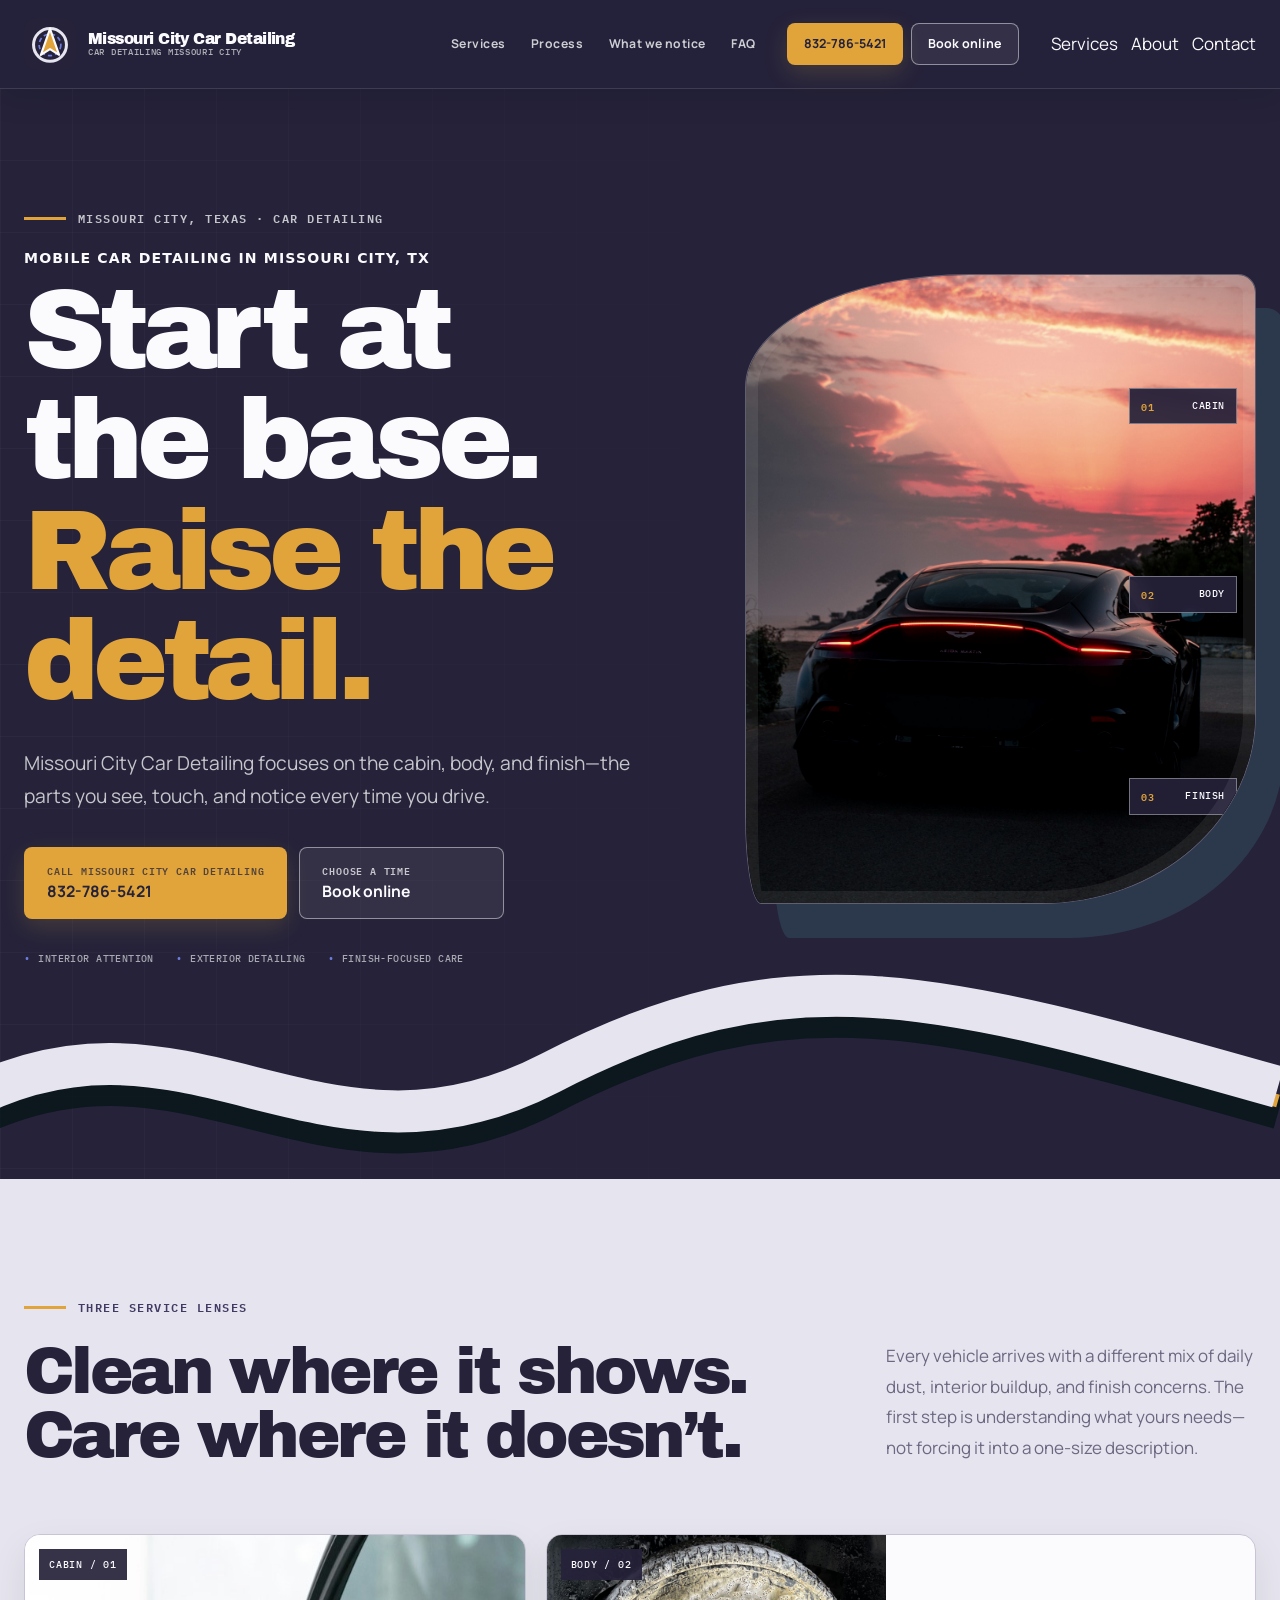
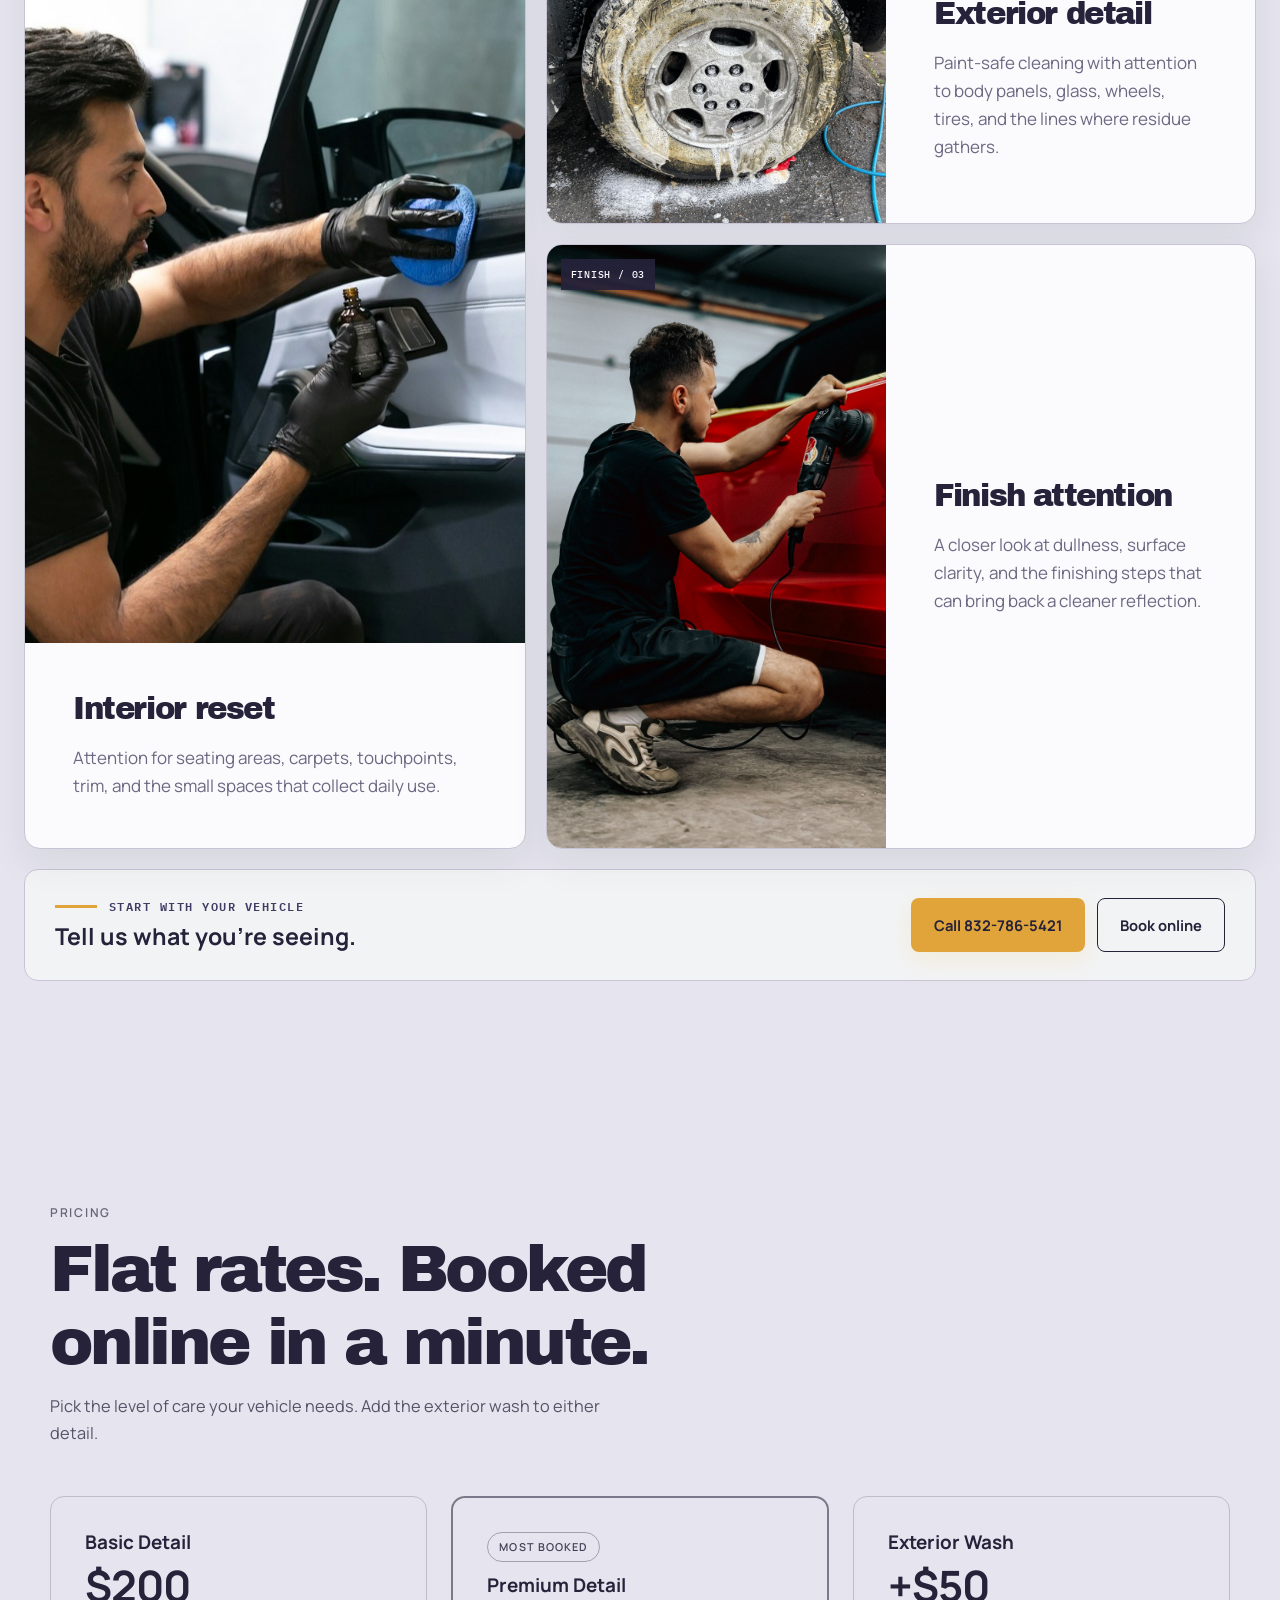
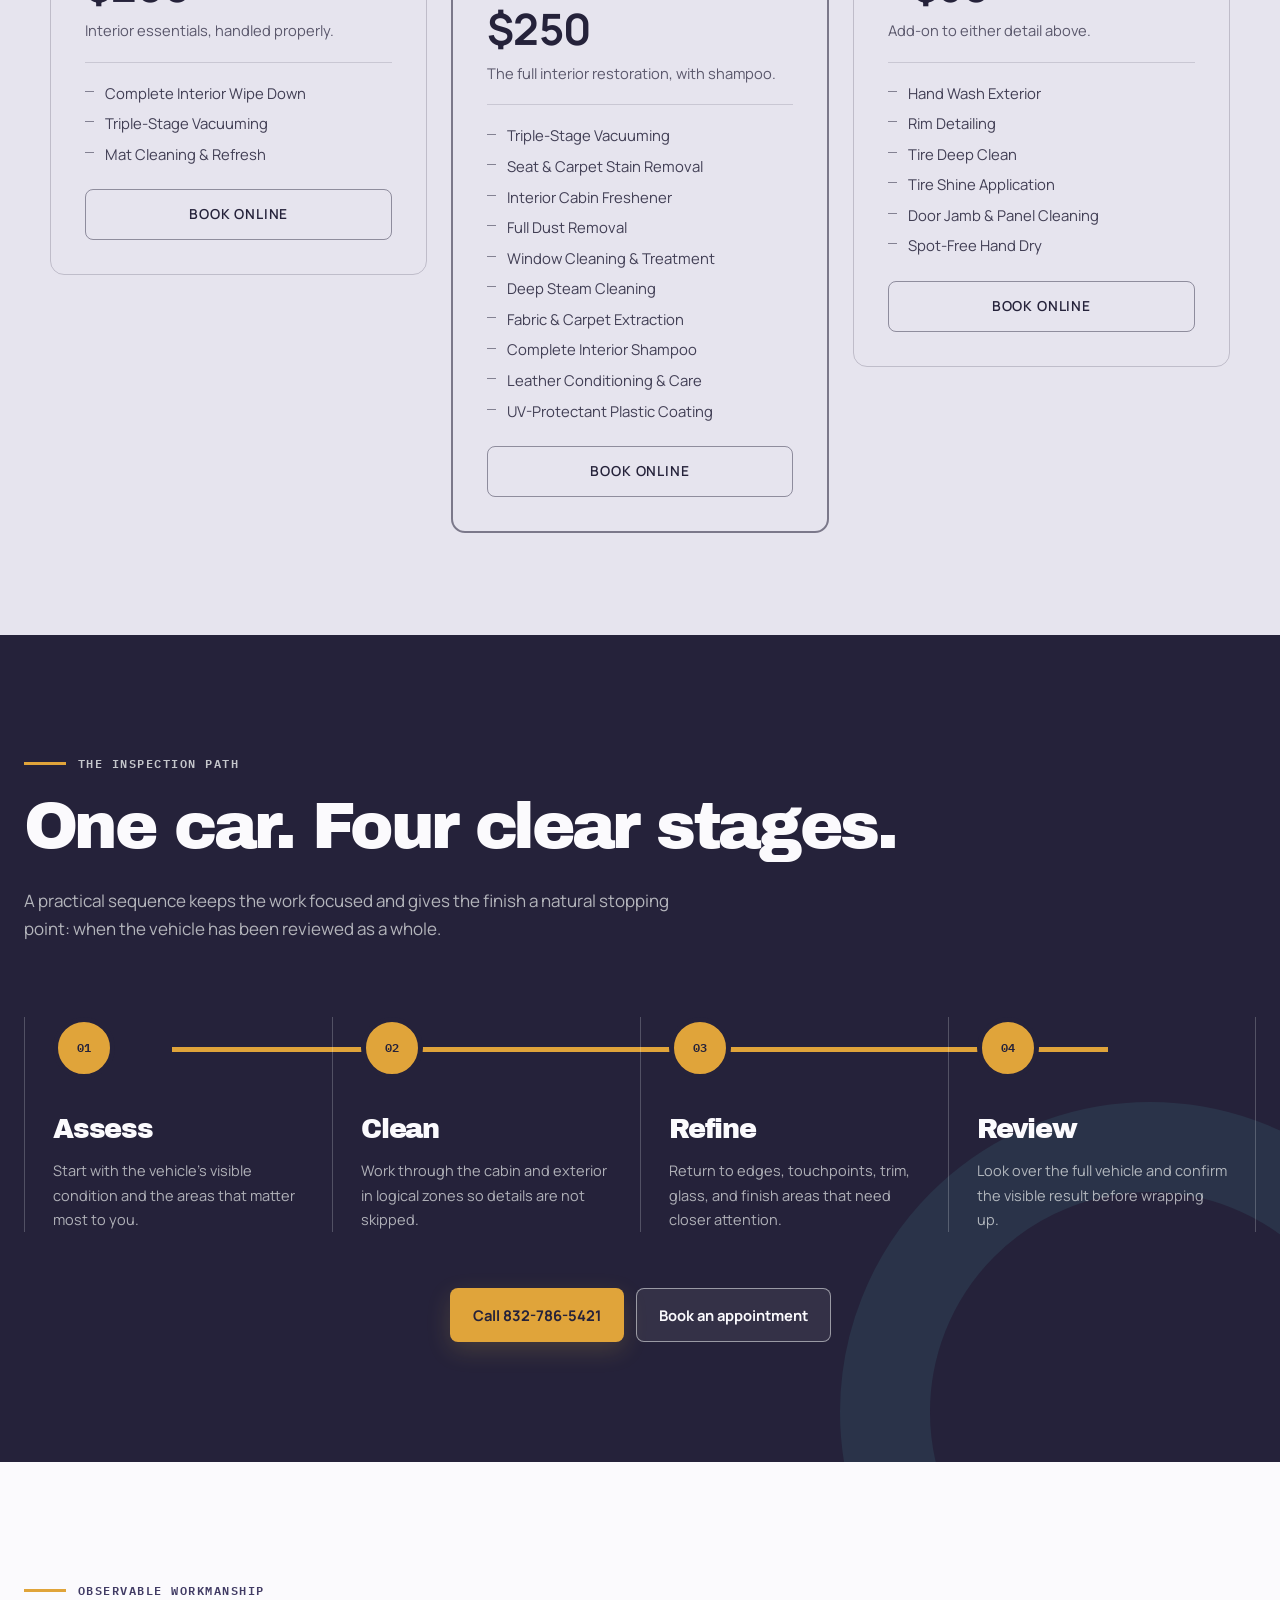
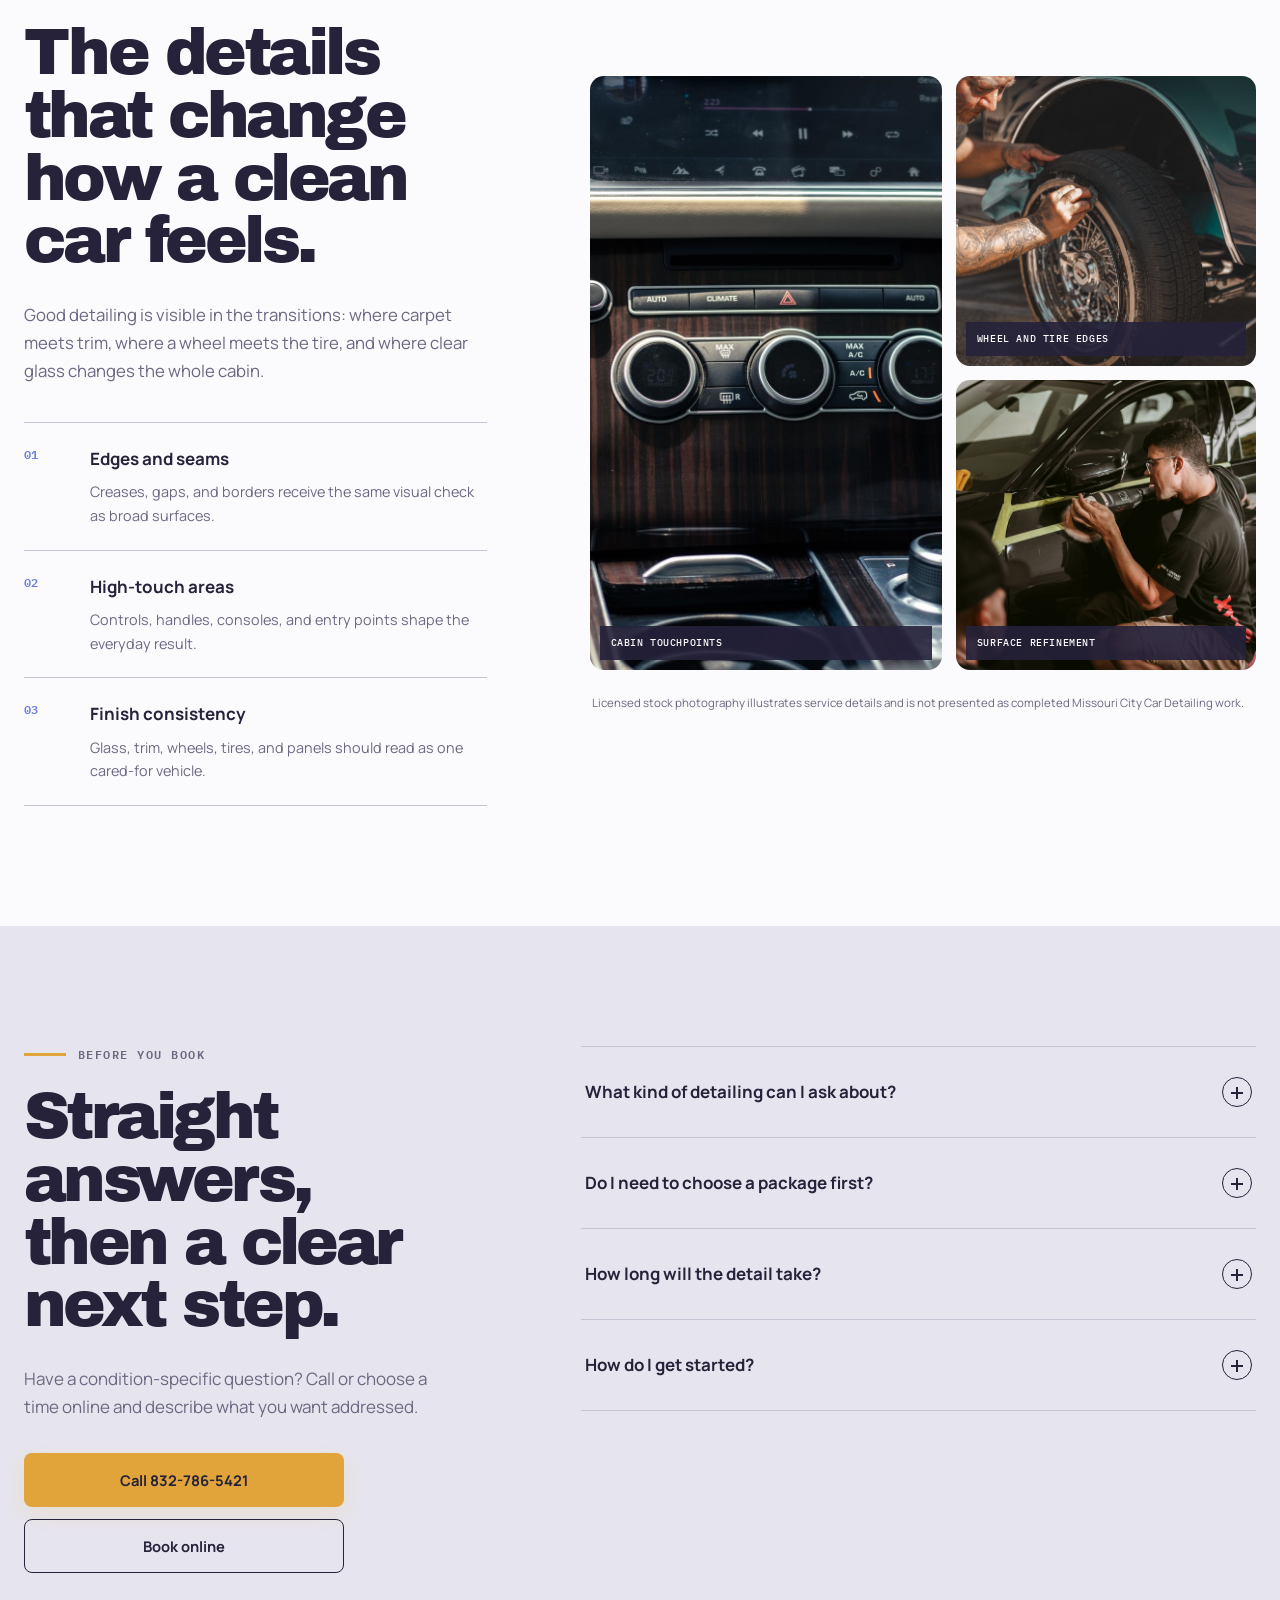
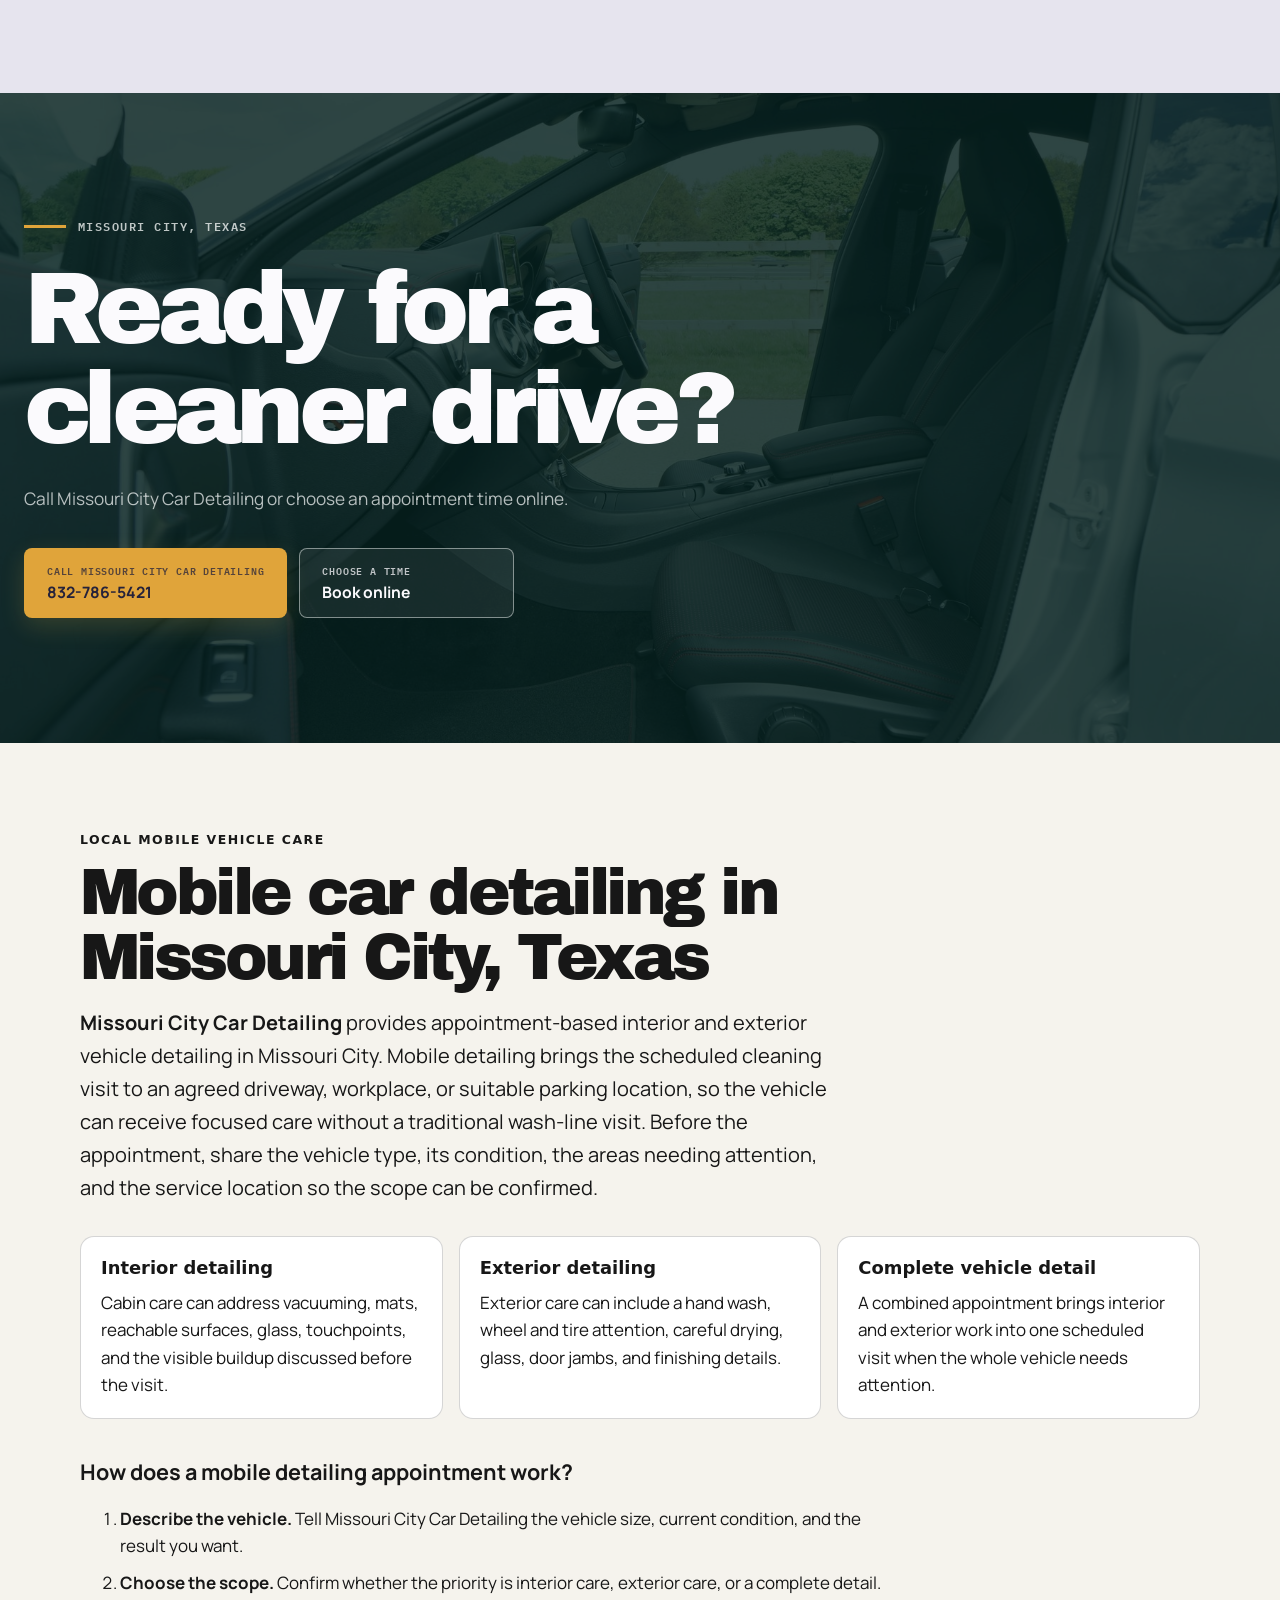
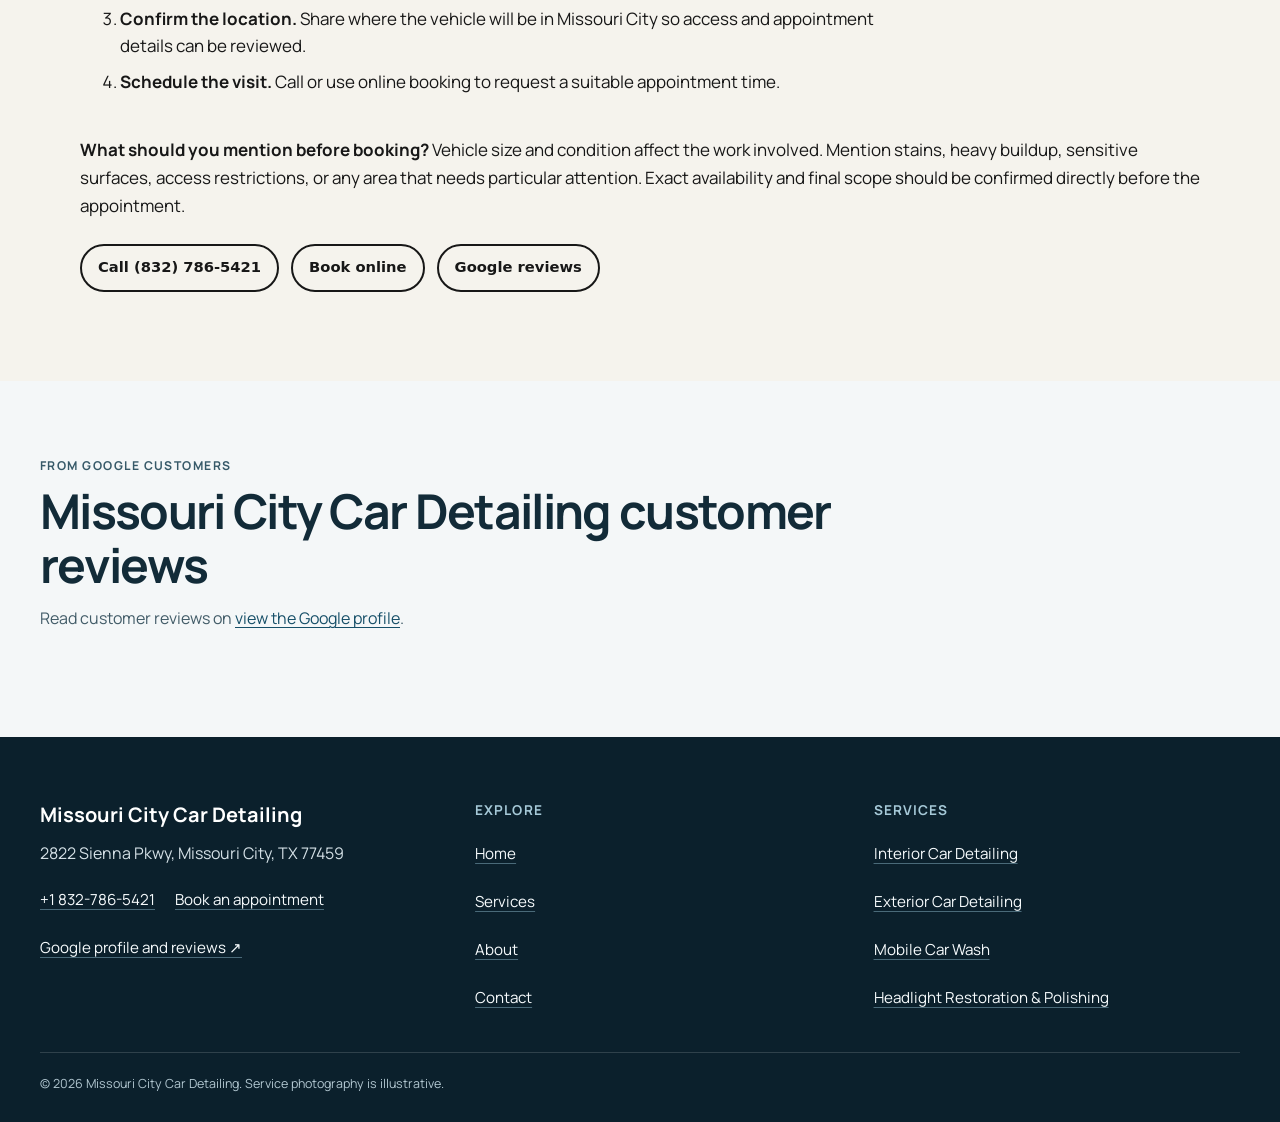
<file: index.html>
<!doctype html>
<html lang="en">
  <head>
    <meta charset="utf-8">
    <meta name="viewport" content="width=device-width, initial-scale=1">
    <title>Mobile Car Detailing in Missouri City, TX | Missouri City Car Detailing</title>
    <meta name="theme-color" content="#24152b">
    <link rel="canonical" href="https://missouricitycardetailing.shop/">
    <link rel="icon" href="assets/favicon.svg" type="image/svg+xml">
    <link rel="preload" href="assets/fonts/archivo-black.ttf" as="font" type="font/ttf" crossorigin>
    <link rel="preload" href="assets/hero-foam-car.jpg" as="image">
    <link rel="stylesheet" href="styles.css">
    <script type="application/ld+json">
{
  "@context": "https://schema.org",
  "@type": "AutomotiveBusiness",
  "name": "Missouri City Car Detailing",
  "url": "https://missouricitycardetailing.shop/",
  "telephone": "+1 832-786-5421",
  "address": {
    "@type": "PostalAddress",
    "streetAddress": "2822 Sienna Pkwy",
    "addressLocality": "Missouri City",
    "addressRegion": "TX",
    "postalCode": "77459",
    "addressCountry": "US"
  },
  "description": "Careful interior, exterior, and finish-focused car detailing for drivers in Missouri City, Texas.",
  "areaServed": {
    "@type": "City",
    "name": "Missouri City",
    "containedInPlace": {
      "@type": "State",
      "name": "Texas"
    }
  },
  "knowsAbout": [
    "Car detailing",
    "Interior car detailing",
    "Exterior car detailing",
    "Vehicle finish care"
  ],
  "priceRange": "$200-$250",
  "makesOffer": [
    {
      "@type": "Offer",
      "name": "Basic Detail",
      "price": "200",
      "priceCurrency": "USD",
      "availability": "https://schema.org/InStock",
      "itemOffered": {
        "@type": "Service",
        "name": "Basic Detail",
        "description": "Interior essentials: complete interior wipe down, triple-stage vacuuming, and mat cleaning and refresh."
      }
    },
    {
      "@type": "Offer",
      "name": "Premium Detail",
      "price": "250",
      "priceCurrency": "USD",
      "availability": "https://schema.org/InStock",
      "itemOffered": {
        "@type": "Service",
        "name": "Premium Detail",
        "description": "The full interior restoration, including complete interior shampoo, deep steam cleaning, fabric and carpet extraction, and leather conditioning."
      }
    },
    {
      "@type": "Offer",
      "name": "Exterior Wash",
      "price": "50",
      "priceCurrency": "USD",
      "availability": "https://schema.org/InStock",
      "itemOffered": {
        "@type": "Service",
        "name": "Exterior Wash",
        "description": "Add-on exterior wash: hand wash, rim detailing, tire deep clean and shine, door jamb cleaning, and spot-free hand dry."
      }
    }
  ],
  "@id": "https://missouricitycardetailing.shop/#business",
  "geo": {
    "@type": "GeoCoordinates",
    "latitude": 29.54373155,
    "longitude": -95.5711488
  },
  "image": "https://missouricitycardetailing.shop/assets/hero-foam-car.jpg",
  "sameAs": [
    "https://g.page/r/CWWl6rSbCFHXEBM/review"
  ],
  "contactPoint": {
    "@type": "ContactPoint",
    "telephone": "+1 832-786-5421",
    "contactType": "customer service",
    "areaServed": "US-TX",
    "availableLanguage": "English"
  }
}
    </script>
<!-- SEO-GEO:START -->
  <meta name="description" content="Mobile car detailing in Missouri City, TX from Missouri City Car Detailing, with interior cleaning, exterior hand washing, and complete details. Call or book online.">
  <meta name="robots" content="index, follow, max-image-preview:large, max-snippet:-1, max-video-preview:-1">
  <meta property="og:locale" content="en_US">
  <meta property="og:type" content="website">
  <meta property="og:site_name" content="Missouri City Car Detailing">
  <meta property="og:title" content="Mobile Car Detailing in Missouri City, TX | Missouri City Car Detailing">
  <meta property="og:description" content="Mobile car detailing in Missouri City, TX from Missouri City Car Detailing, with interior cleaning, exterior hand washing, and complete details. Call or book online.">
  <meta property="og:url" content="https://missouricitycardetailing.shop/">
  <meta property="og:image" content="https://missouricitycardetailing.shop/assets/hero-foam-car.jpg">
  <meta name="twitter:image" content="https://missouricitycardetailing.shop/assets/hero-foam-car.jpg">
  <meta name="twitter:card" content="summary_large_image">
  <meta name="twitter:title" content="Mobile Car Detailing in Missouri City, TX | Missouri City Car Detailing">
  <meta name="twitter:description" content="Mobile car detailing in Missouri City, TX from Missouri City Car Detailing, with interior cleaning, exterior hand washing, and complete details. Call or book online.">
  <style id="seo-geo-styles">
    .seo-local-intent { display:block; margin:0 0 .55rem; font:700 clamp(.78rem,1.1vw,.95rem)/1.2 system-ui,sans-serif; letter-spacing:.08em; text-transform:uppercase; }
    .seo-geo-section { background:#f5f3ed; color:#171717; padding:clamp(3.5rem,7vw,6.5rem) clamp(1.25rem,5vw,5rem); }
    .seo-geo-inner { width:min(1120px,100%); margin:0 auto; }
    .seo-geo-kicker { margin:0 0 .75rem; font:700 .78rem/1.2 system-ui,sans-serif; letter-spacing:.12em; text-transform:uppercase; }
    .seo-geo-section h2 { max-width:22ch; margin:0 0 1rem; color:inherit; font-size:clamp(2rem,5vw,4rem); line-height:1.02; }
    .seo-geo-answer { max-width:760px; margin:0 0 2rem; font-size:clamp(1.05rem,2vw,1.25rem); line-height:1.65; }
    .seo-geo-grid { display:grid; grid-template-columns:repeat(3,minmax(0,1fr)); gap:1rem; margin:2rem 0; }
    .seo-geo-card { border:1px solid rgba(23,23,23,.18); border-radius:14px; padding:1.25rem; background:#fff; }
    .seo-geo-card h3 { margin:0 0 .6rem; color:inherit; font:700 1.12rem/1.25 system-ui,sans-serif; }
    .seo-geo-card p { margin:0; line-height:1.6; }
    .seo-geo-steps { max-width:820px; margin:2.5rem 0; }
    .seo-geo-steps li { margin:.65rem 0; line-height:1.55; }
    .seo-geo-actions { display:flex; flex-wrap:wrap; gap:.75rem; margin-top:1.5rem; }
    .seo-geo-action { display:inline-flex; align-items:center; min-height:48px; padding:.75rem 1rem; border:2px solid currentColor; border-radius:999px; color:inherit; font:700 .92rem/1 system-ui,sans-serif; text-decoration:none; }
    @media (max-width:760px) { .seo-geo-grid { grid-template-columns:1fr; } }
  </style>
<!-- SEO-GEO:END -->
  <script id="seo-geo-entity-schema" type="application/ld+json">
{
  "@context": "https://schema.org",
  "@graph": [
    {
      "@type": "WebSite",
      "@id": "https://missouricitycardetailing.shop/#website",
      "url": "https://missouricitycardetailing.shop/",
      "name": "Missouri City Car Detailing",
      "inLanguage": "en-US",
      "publisher": {
        "@id": "https://missouricitycardetailing.shop/#business"
      }
    },
    {
      "@type": "Service",
      "@id": "https://missouricitycardetailing.shop/#mobile-car-detailing",
      "name": "Mobile Car Detailing in Missouri City, Texas",
      "serviceType": "Mobile car detailing",
      "provider": {
        "@id": "https://missouricitycardetailing.shop/#business"
      },
      "areaServed": {
        "@type": "City",
        "name": "Missouri City",
        "containedInPlace": {
          "@type": "State",
          "name": "Texas"
        }
      },
      "url": "https://missouricitycardetailing.shop/#services"
    }
  ]
}
  </script>
<style id="SEO-NEXT-NAV-CSS">.seo-next-nav{display:flex;gap:.8rem;flex-wrap:wrap}.seo-next-footer-nav{padding:1rem}.seo-next-footer-nav a{color:inherit}</style><link rel="stylesheet" href="/portfolio-components.css">
</head>
  <body>
    <a class="skip-link" href="#main-content">Skip to content</a>

    <header class="site-header" data-header>
      <div class="header-inner shell">
        <a class="brand" href="#top" aria-label="Missouri City Car Detailing home">
          <img src="assets/logo.svg" width="56" height="56" alt="">
          <span class="brand-copy">
            <strong>Missouri City Car Detailing</strong>
            <small>Car Detailing Missouri City</small>
          </span>
        </a>

        <button class="menu-toggle" type="button" aria-expanded="false" aria-controls="site-nav">
          <span class="menu-toggle-label">Menu</span>
          <span class="menu-icon" aria-hidden="true"><i></i><i></i></span>
        </button>

        <nav class="site-nav" id="site-nav" aria-label="Main navigation">
          <div class="nav-links">
            <a href="#services">Services</a>
            <a href="#process">Process</a>
            <a href="#details">What we notice</a>
            <a href="#questions">FAQ</a>
          </div>
          <div class="nav-actions">
            <a class="button button-call button-small" href="tel:+18327865421" aria-label="Call Missouri City Car Detailing at 832-786-5421">832-786-5421</a>
            <a class="button button-book button-small" href="/scheduling">Book online</a>
          </div>
        <!-- SEO-NEXT-NAV:START --><div class="seo-next-nav" aria-label="Expanded site pages"><a href="/services/">Services</a><a href="/about/">About</a><a href="/contact/">Contact</a></div><!-- SEO-NEXT-NAV:END --></nav>
      </div>
    </header>

    <main id="main-content">
      <section class="hero" id="top">
        <div class="hero-grid shell">
          <div class="hero-copy">
            <p class="eyebrow light"><span></span> Missouri City, Texas · Car detailing</p>
            <h1><span class="seo-local-intent" data-seo-local-intent>Mobile Car Detailing in Missouri City, TX</span>Start at the base. <em>Raise the detail.</em></h1>
            <p class="hero-lede">Missouri City Car Detailing focuses on the cabin, body, and finish—the parts you see, touch, and notice every time you drive.</p>
            <div class="action-pair hero-actions">
              <a class="button button-call" href="tel:+18327865421">
                <span>Call Missouri City Car Detailing</span>
                <strong>832-786-5421</strong>
              </a>
              <a class="button button-book" href="/scheduling">
                <span>Choose a time</span>
                <strong>Book online</strong>
              </a>
            </div>
            <div class="hero-notes" aria-label="Service highlights">
              <span>Interior attention</span>
              <span>Exterior detailing</span>
              <span>Finish-focused care</span>
            </div>
          </div>

          <div class="hero-visual" aria-label="Vehicle finish shown in motion on a Missouri City road">
            <img src="assets/hero-foam-car.jpg" width="2200" height="3300" alt="A dark vehicle driving along a road at sunset">
            <div class="visual-label label-top"><b>01</b><span>Cabin</span></div>
            <div class="visual-label label-mid"><b>02</b><span>Body</span></div>
            <div class="visual-label label-bottom"><b>03</b><span>Finish</span></div>
          </div>
        </div>

        <svg class="waterline" viewBox="0 0 1600 220" preserveAspectRatio="none" aria-hidden="true">
          <path class="waterline-shadow" d="M-30 152 C260 18 425 238 720 116 S1190 30 1630 130"></path>
          <path class="waterline-sun" d="M-30 140 C260 6 425 226 720 104 S1190 18 1630 118"></path>
          <path class="waterline-glint" d="M-30 126 C260 -8 425 212 720 90 S1190 4 1630 104"></path>
        </svg>
      </section>

      <section class="services section" id="services">
        <div class="shell">
          <div class="section-heading split-heading">
            <div>
              <p class="eyebrow"><span></span> Three service lenses</p>
              <h2>Clean where it shows.<br>Care where it doesn’t.</h2>
            </div>
            <p>Every vehicle arrives with a different mix of daily dust, interior buildup, and finish concerns. The first step is understanding what yours needs—not forcing it into a one-size description.</p>
          </div>

          <div class="service-grid">
            <article class="service-card service-card-tall">
              <div class="service-photo">
                <img src="assets/clean-interior.jpg" width="1800" height="1200" loading="lazy" alt="Clean black vehicle seats and center console">
                <span class="photo-code">CABIN / 01</span>
              </div>
              <div class="service-copy">
                <h3>Interior reset</h3>
                <p>Attention for seating areas, carpets, touchpoints, trim, and the small spaces that collect daily use.</p>
              </div>
            </article>

            <article class="service-card">
              <div class="service-photo">
                <img src="assets/wheel-suds.jpg" width="1800" height="1200" loading="lazy" alt="A wheel being cleaned by hand with soap suds">
                <span class="photo-code">BODY / 02</span>
              </div>
              <div class="service-copy">
                <h3>Exterior detail</h3>
                <p>Paint-safe cleaning with attention to body panels, glass, wheels, tires, and the lines where residue gathers.</p>
              </div>
            </article>

            <article class="service-card service-card-wide">
              <div class="service-photo">
                <img src="assets/polish-closeup.jpg" width="1800" height="1200" loading="lazy" alt="A polishing machine moving across a dark vehicle panel">
                <span class="photo-code">FINISH / 03</span>
              </div>
              <div class="service-copy">
                <h3>Finish attention</h3>
                <p>A closer look at dullness, surface clarity, and the finishing steps that can bring back a cleaner reflection.</p>
              </div>
            </article>
          </div>

          <div class="service-contact contact-strip">
            <div>
              <p class="eyebrow"><span></span> Start with your vehicle</p>
              <h3>Tell us what you’re seeing.</h3>
            </div>
            <div class="action-pair compact-actions">
              <a class="button button-call" href="tel:+18327865421">Call 832-786-5421</a>
              <a class="button button-book dark-book" href="/scheduling">Book online</a>
            </div>
          </div>
        </div>
      </section>

    <section class="rates" id="pricing" aria-labelledby="pricing-title">
      <div class="rates-shell">
        <div class="rates-head">
          <p class="rates-eyebrow">Pricing</p>
          <h2 id="pricing-title">Flat rates. Booked online in a minute.</h2>
          <p class="rates-intro">Pick the level of care your vehicle needs. Add the exterior wash to either detail.</p>
        </div>

        <div class="rate-grid">
          <article class="rate-card">
            <h3>Basic Detail</h3>
            <p class="rate-figure">$200</p>
            <p class="rate-note">Interior essentials, handled properly.</p>
            <ul class="rate-list">
              <li>Complete Interior Wipe Down</li>
              <li>Triple-Stage Vacuuming</li>
              <li>Mat Cleaning &amp; Refresh</li>
            </ul>
            <a class="rate-cta" href="/scheduling" target="_blank" rel="noopener">Book Online</a>
          </article>
          <article class="rate-card rate-card-featured">
            <span class="rate-badge">Most booked</span>
            <h3>Premium Detail</h3>
            <p class="rate-figure">$250</p>
            <p class="rate-note">The full interior restoration, with shampoo.</p>
            <ul class="rate-list">
              <li>Triple-Stage Vacuuming</li>
              <li>Seat &amp; Carpet Stain Removal</li>
              <li>Interior Cabin Freshener</li>
              <li>Full Dust Removal</li>
              <li>Window Cleaning &amp; Treatment</li>
              <li>Deep Steam Cleaning</li>
              <li>Fabric &amp; Carpet Extraction</li>
              <li>Complete Interior Shampoo</li>
              <li>Leather Conditioning &amp; Care</li>
              <li>UV-Protectant Plastic Coating</li>
            </ul>
            <a class="rate-cta" href="/scheduling" target="_blank" rel="noopener">Book Online</a>
          </article>
          <article class="rate-card">
            <h3>Exterior Wash</h3>
            <p class="rate-figure">+$50</p>
            <p class="rate-note">Add-on to either detail above.</p>
            <ul class="rate-list">
              <li>Hand Wash Exterior</li>
              <li>Rim Detailing</li>
              <li>Tire Deep Clean</li>
              <li>Tire Shine Application</li>
              <li>Door Jamb &amp; Panel Cleaning</li>
              <li>Spot-Free Hand Dry</li>
            </ul>
            <a class="rate-cta" href="/scheduling" target="_blank" rel="noopener">Book Online</a>
          </article>
        </div>
      </div>
    </section>


      <section class="process section" id="process">
        <div class="shell">
          <div class="process-intro">
            <p class="eyebrow light"><span></span> The inspection path</p>
            <h2>One car. Four clear stages.</h2>
            <p>A practical sequence keeps the work focused and gives the finish a natural stopping point: when the vehicle has been reviewed as a whole.</p>
          </div>

          <ol class="process-track">
            <li>
              <span class="step-number">01</span>
              <div><h3>Assess</h3><p>Start with the vehicle’s visible condition and the areas that matter most to you.</p></div>
            </li>
            <li>
              <span class="step-number">02</span>
              <div><h3>Clean</h3><p>Work through the cabin and exterior in logical zones so details are not skipped.</p></div>
            </li>
            <li>
              <span class="step-number">03</span>
              <div><h3>Refine</h3><p>Return to edges, touchpoints, trim, glass, and finish areas that need closer attention.</p></div>
            </li>
            <li>
              <span class="step-number">04</span>
              <div><h3>Review</h3><p>Look over the full vehicle and confirm the visible result before wrapping up.</p></div>
            </li>
          </ol>

          <div class="process-actions action-pair">
            <a class="button button-call" href="tel:+18327865421">Call 832-786-5421</a>
            <a class="button button-book button-book-light" href="/scheduling">Book an appointment</a>
          </div>
        </div>
      </section>

      <section class="details section" id="details">
        <div class="shell details-grid">
          <div class="details-copy">
            <p class="eyebrow"><span></span> Observable workmanship</p>
            <h2>The details that change how a clean car feels.</h2>
            <p class="details-lede">Good detailing is visible in the transitions: where carpet meets trim, where a wheel meets the tire, and where clear glass changes the whole cabin.</p>
            <ul class="inspection-list">
              <li><span>01</span><div><strong>Edges and seams</strong><p>Creases, gaps, and borders receive the same visual check as broad surfaces.</p></div></li>
              <li><span>02</span><div><strong>High-touch areas</strong><p>Controls, handles, consoles, and entry points shape the everyday result.</p></div></li>
              <li><span>03</span><div><strong>Finish consistency</strong><p>Glass, trim, wheels, tires, and panels should read as one cared-for vehicle.</p></div></li>
            </ul>
          </div>

          <div class="detail-gallery" aria-label="Car detailing service illustrations">
            <figure class="gallery-main">
              <img src="assets/dashboard-detail.jpg" width="1800" height="1200" loading="lazy" alt="Close view of a vehicle dashboard and steering wheel">
              <figcaption>Cabin touchpoints</figcaption>
            </figure>
            <figure>
              <img src="assets/wheel-detail.jpg" width="1800" height="1200" loading="lazy" alt="A vehicle wheel being cleaned with detailing tools">
              <figcaption>Wheel and tire edges</figcaption>
            </figure>
            <figure>
              <img src="assets/polishing-work.jpg" width="1800" height="1200" loading="lazy" alt="A detailer polishing the side panel of a vehicle">
              <figcaption>Surface refinement</figcaption>
            </figure>
            <p class="stock-note">Licensed stock photography illustrates service details and is not presented as completed Missouri City Car Detailing work.</p>
          </div>
        </div>
      </section>

      <section class="questions section" id="questions">
        <div class="shell questions-grid">
          <div class="questions-intro">
            <p class="eyebrow"><span></span> Before you book</p>
            <h2>Straight answers, then a clear next step.</h2>
            <p>Have a condition-specific question? Call or choose a time online and describe what you want addressed.</p>
            <div class="action-pair stacked-actions">
              <a class="button button-call" href="tel:+18327865421">Call 832-786-5421</a>
              <a class="button button-book dark-book" href="/scheduling">Book online</a>
            </div>
          </div>

          <div class="faq-list">
            <details>
              <summary>What kind of detailing can I ask about?<span aria-hidden="true"></span></summary>
              <p>Ask about interior cleaning, exterior detailing, wheel and tire attention, or finish-focused care. Vehicle condition varies, so confirm the right scope when you call or book.</p>
            </details>
            <details>
              <summary>Do I need to choose a package first?<span aria-hidden="true"></span></summary>
              <p>No. Start with what you notice about the vehicle and what you want improved. The appropriate service scope can be discussed from there.</p>
            </details>
            <details>
              <summary>How long will the detail take?<span aria-hidden="true"></span></summary>
              <p>Timing depends on vehicle size, condition, and the agreed scope. Ask about timing for your specific vehicle when you call or book online.</p>
            </details>
            <details>
              <summary>How do I get started?<span aria-hidden="true"></span></summary>
              <p>Call Missouri City Car Detailing at 832-786-5421 or use the online appointment link. Both paths let you start with your vehicle and what it needs.</p>
            </details>
          </div>
        </div>
      </section>

      <section class="final-cta" id="contact">
        <div class="final-photo" aria-hidden="true">
          <img src="assets/interior-finish.jpg" width="1800" height="1196" loading="lazy" alt="">
        </div>
        <div class="shell final-inner">
          <p class="eyebrow light"><span></span> Missouri City, Texas</p>
          <h2>Ready for a cleaner drive?</h2>
          <p>Call Missouri City Car Detailing or choose an appointment time online.</p>
          <div class="action-pair final-actions">
            <a class="button button-call" href="tel:+18327865421"><span>Call Missouri City Car Detailing</span><strong>832-786-5421</strong></a>
            <a class="button button-book" href="/scheduling"><span>Choose a time</span><strong>Book online</strong></a>
          </div>
        </div>
      </section>
    <!-- SEO-GEO-LOCAL:START -->
    <section class="seo-geo-section" id="local-detailing" aria-labelledby="local-detailing-title">
      <div class="seo-geo-inner">
        <p class="seo-geo-kicker">Local mobile vehicle care</p>
        <h2 id="local-detailing-title">Mobile car detailing in Missouri City, Texas</h2>
        <p class="seo-geo-answer"><strong>Missouri City Car Detailing</strong> provides appointment-based interior and exterior vehicle detailing in Missouri City. Mobile detailing brings the scheduled cleaning visit to an agreed driveway, workplace, or suitable parking location, so the vehicle can receive focused care without a traditional wash-line visit. Before the appointment, share the vehicle type, its condition, the areas needing attention, and the service location so the scope can be confirmed.</p>

        <div class="seo-geo-grid" aria-label="Available detailing options">
          <article class="seo-geo-card">
            <h3>Interior detailing</h3>
            <p>Cabin care can address vacuuming, mats, reachable surfaces, glass, touchpoints, and the visible buildup discussed before the visit.</p>
          </article>
          <article class="seo-geo-card">
            <h3>Exterior detailing</h3>
            <p>Exterior care can include a hand wash, wheel and tire attention, careful drying, glass, door jambs, and finishing details.</p>
          </article>
          <article class="seo-geo-card">
            <h3>Complete vehicle detail</h3>
            <p>A combined appointment brings interior and exterior work into one scheduled visit when the whole vehicle needs attention.</p>
          </article>
        </div>

        <div class="seo-geo-steps">
          <h3>How does a mobile detailing appointment work?</h3>
          <ol>
            <li><strong>Describe the vehicle.</strong> Tell Missouri City Car Detailing the vehicle size, current condition, and the result you want.</li>
            <li><strong>Choose the scope.</strong> Confirm whether the priority is interior care, exterior care, or a complete detail.</li>
            <li><strong>Confirm the location.</strong> Share where the vehicle will be in Missouri City so access and appointment details can be reviewed.</li>
            <li><strong>Schedule the visit.</strong> Call or use online booking to request a suitable appointment time.</li>
          </ol>
        </div>

        <p><strong>What should you mention before booking?</strong> Vehicle size and condition affect the work involved. Mention stains, heavy buildup, sensitive surfaces, access restrictions, or any area that needs particular attention. Exact availability and final scope should be confirmed directly before the appointment.</p>
        <div class="seo-geo-actions">
          <a class="seo-geo-action" href="tel:+18327865421">Call (832) 786-5421</a>
          <a class="seo-geo-action" href="/scheduling" target="_blank" rel="noopener">Book online</a>
          <a class="seo-geo-action" href="https://g.page/r/CWWl6rSbCFHXEBM/review" target="_blank" rel="noopener">Google reviews</a>
        </div>
      </div>
    </section>
<!-- SEO-GEO-LOCAL:END -->
  <!-- PORTFOLIO-REVIEWS:START --><section class="portfolio-reviews" aria-labelledby="portfolio-reviews-title"><div class="portfolio-reviews__heading"><div><p class="portfolio-reviews__kicker">From Google customers</p><h2 id="portfolio-reviews-title">Missouri City Car Detailing customer reviews</h2><p class="portfolio-reviews__intro">Read customer reviews on <a href="https://www.google.com/maps?cid=15515191656116299109" target="_blank" rel="noopener noreferrer">view the Google profile</a>.</p></div></div></section><!-- PORTFOLIO-REVIEWS:END -->
</main>

    <footer class="portfolio-footer"><div class="portfolio-footer__grid"><div><strong class="portfolio-footer__name">Missouri City Car Detailing</strong><address>2822 Sienna Pkwy, Missouri City, TX 77459</address><div class="portfolio-footer__contact"><a href="tel:+18327865421">+1 832-786-5421</a><a href="/scheduling">Book an appointment</a></div><a href="https://www.google.com/maps?cid=15515191656116299109" target="_blank" rel="noopener noreferrer">Google profile and reviews ↗</a></div><div><h2>Explore</h2><nav aria-label="Footer navigation"><a href="/">Home</a><a href="/services/">Services</a><a href="/about/">About</a><a href="/contact/">Contact</a></nav></div><div><h2>Services</h2><nav aria-label="Service pages"><a href="/services/interior-car-detailing/">Interior Car Detailing</a><a href="/services/exterior-car-detailing/">Exterior Car Detailing</a><a href="/services/mobile-car-wash/">Mobile Car Wash</a><a href="/services/headlight-restoration/">Headlight Restoration &amp; Polishing</a></nav></div></div><p class="portfolio-footer__bottom">© <span id="year">2026</span> Missouri City Car Detailing. Service photography is illustrative.</p></footer>

    <div class="mobile-sticky" aria-label="Contact options">
      <a class="sticky-call" href="tel:+18327865421"><span>Call</span><strong>832-786-5421</strong></a>
      <a class="sticky-book" href="/scheduling"><span>Book</span><strong>Online</strong></a>
    </div>

    <script src="script.js" defer></script>
  <script src="/portfolio-components.js" defer></script>
</body>
</html>
</file>
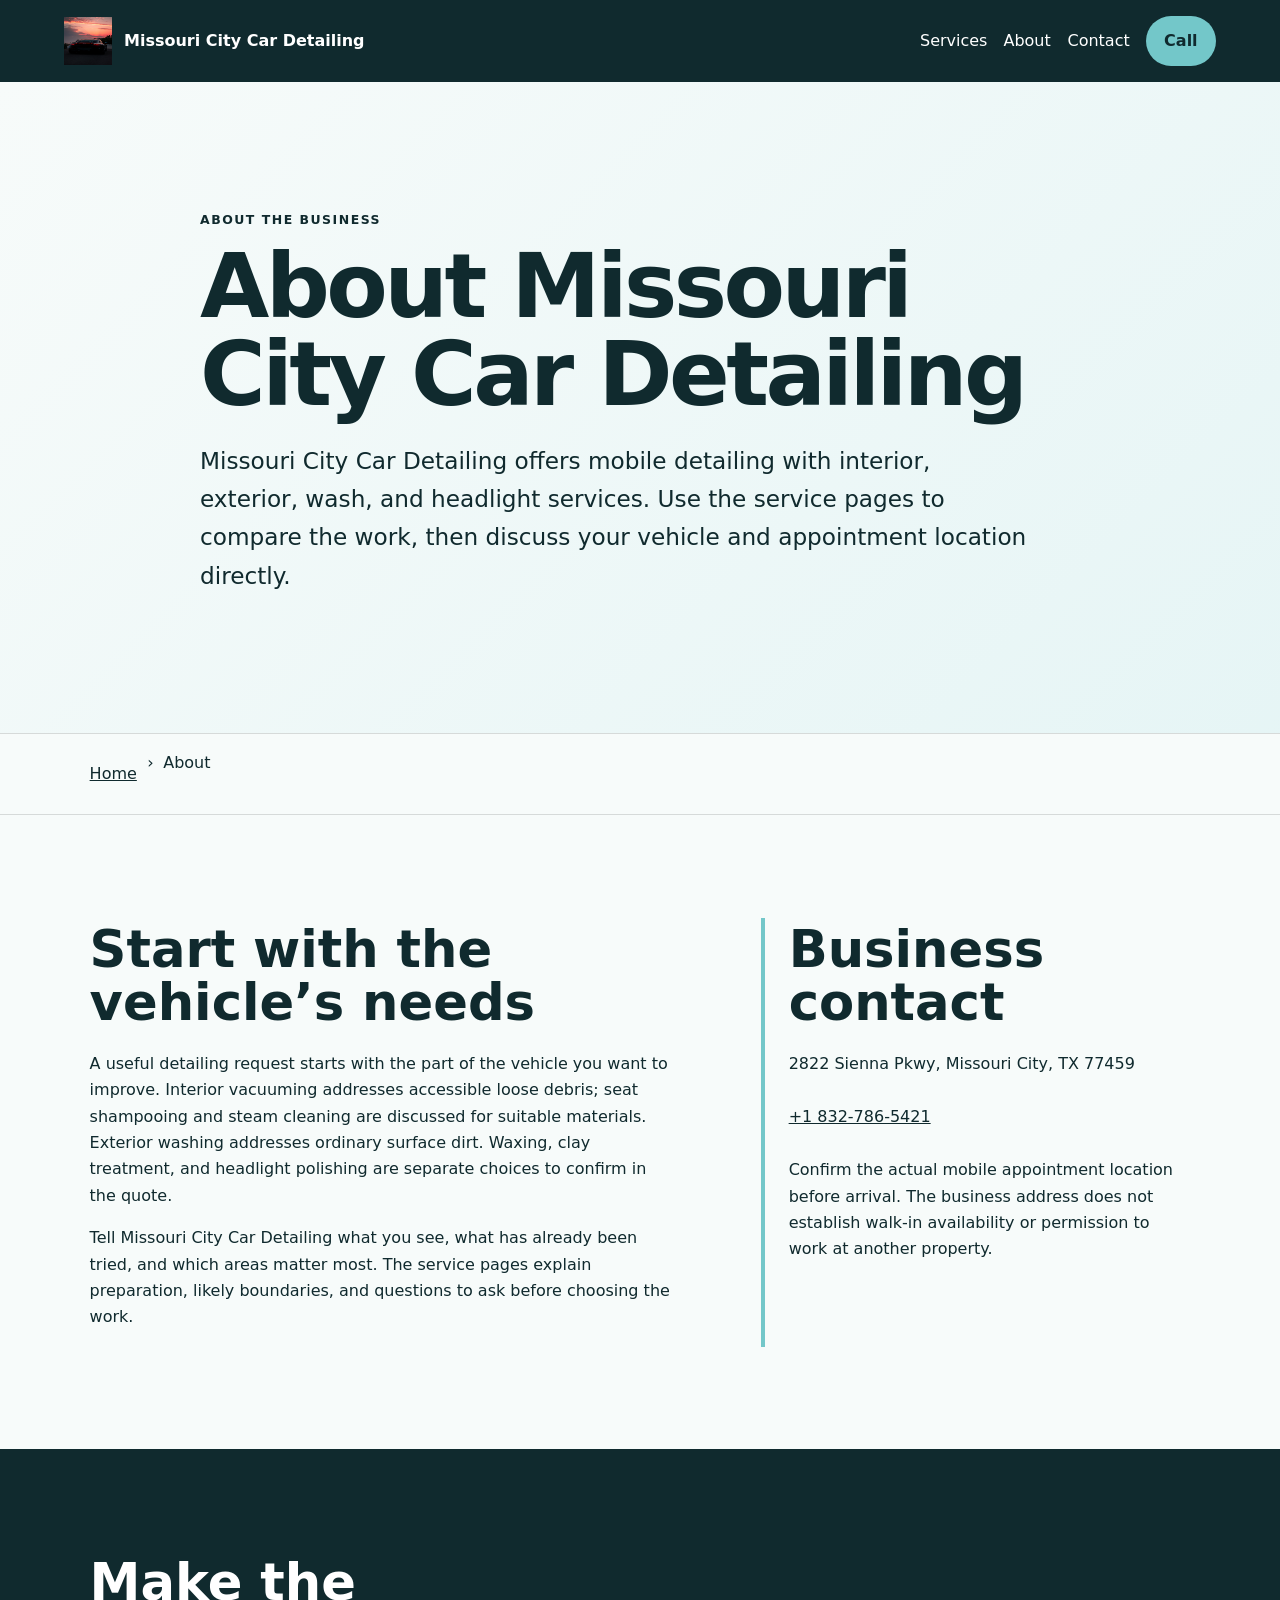
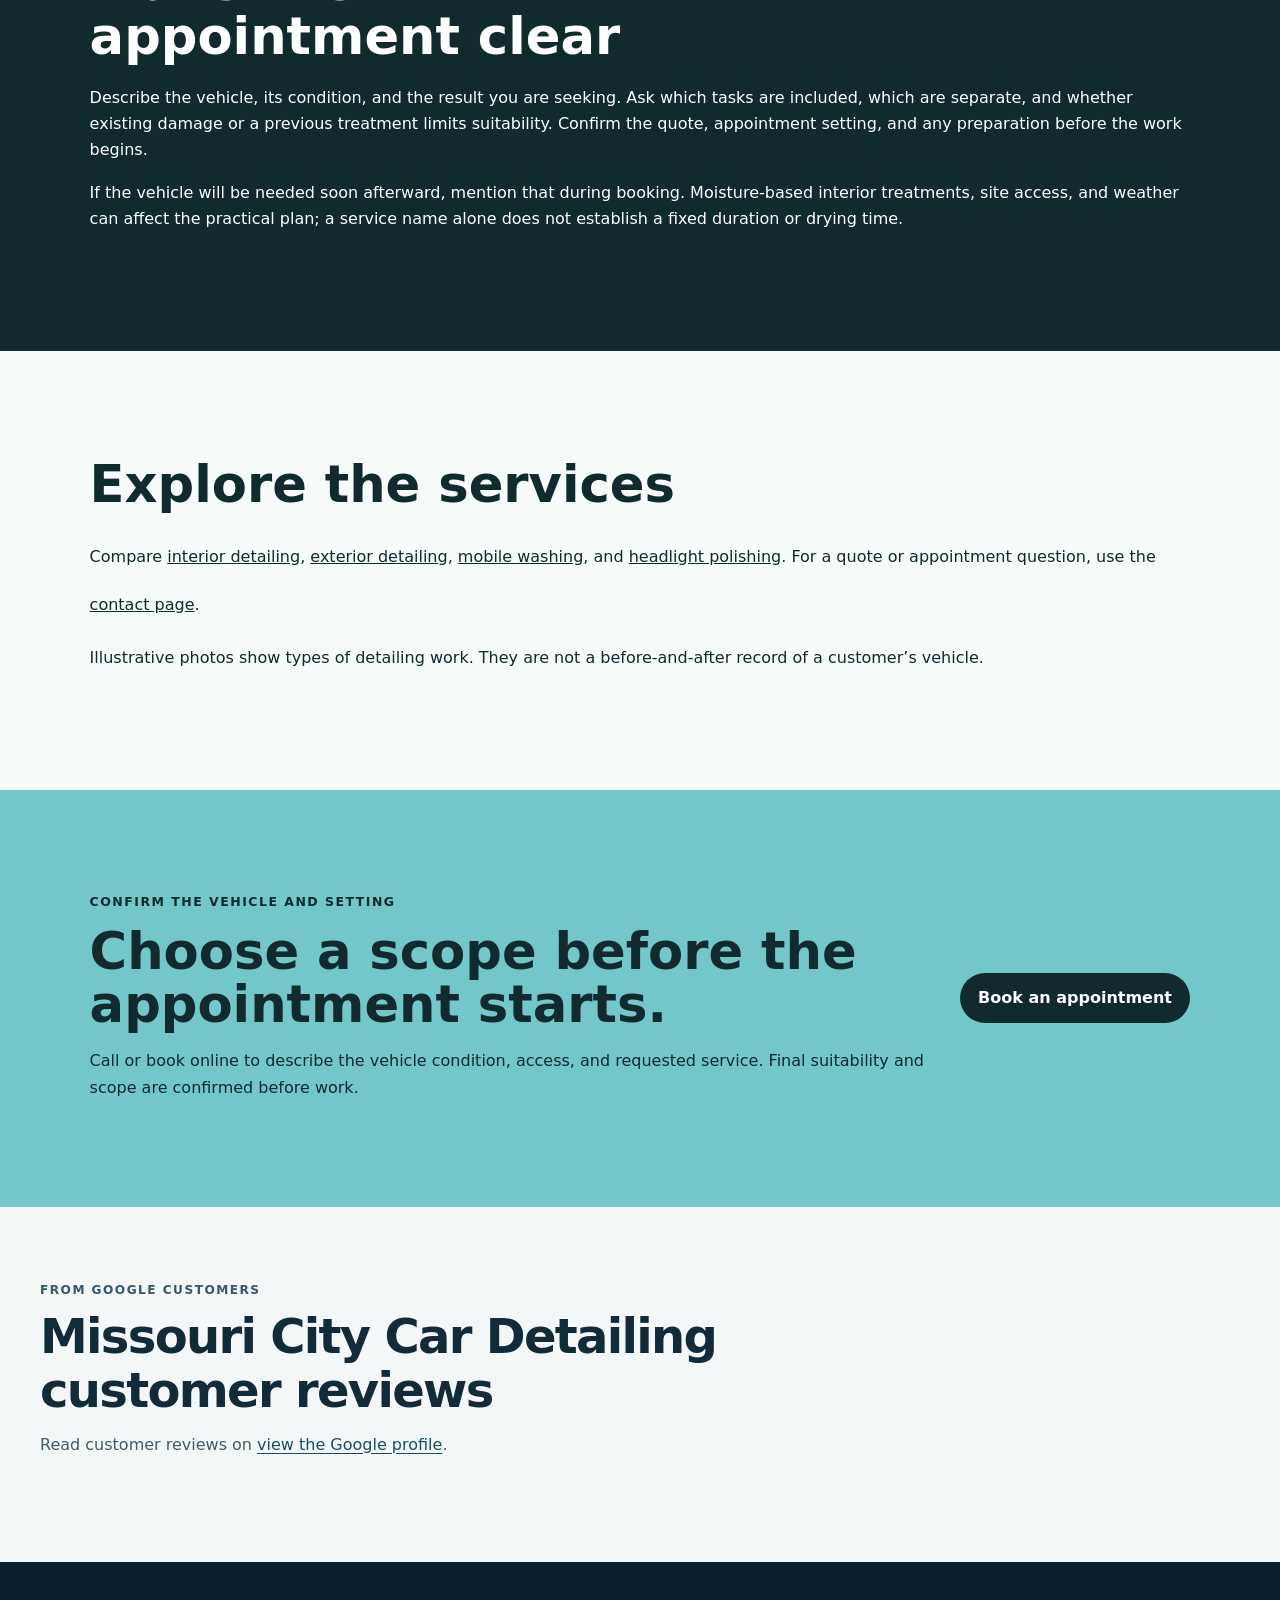
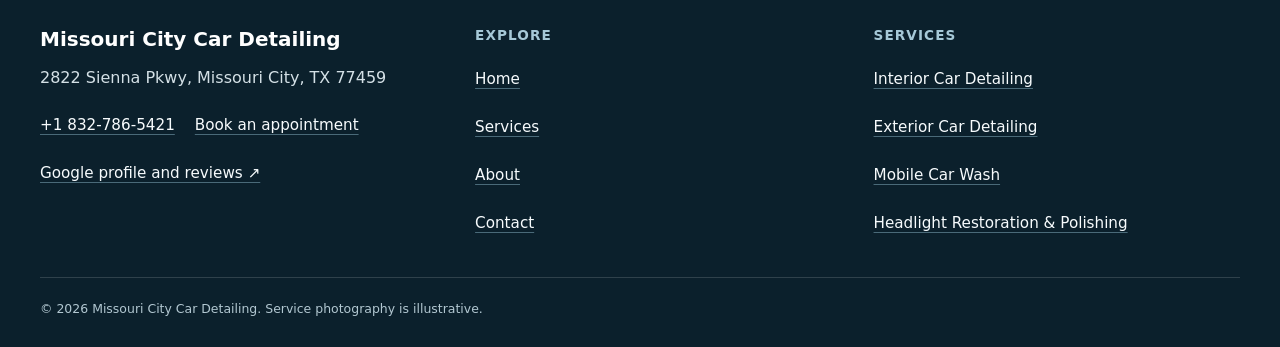
<file: about/index.html>
<!doctype html>
<html lang="en"><head>
  <meta charset="utf-8"><meta name="viewport" content="width=device-width,initial-scale=1">
  <title>About Missouri City Car Detailing | Missouri City, TX</title>
  <meta name="description" content="Verified identity, evidence boundaries, and appointment-planning approach for Missouri City Car Detailing in Missouri City, TX.">
  <meta name="robots" content="index, follow, max-image-preview:large, max-snippet:-1">
  <link rel="canonical" href="https://missouricitycardetailing.shop/about/">
  <meta property="og:type" content="website"><meta property="og:title" content="About Missouri City Car Detailing | Missouri City, TX">
  <meta property="og:description" content="Verified identity, evidence boundaries, and appointment-planning approach for Missouri City Car Detailing in Missouri City, TX."><meta property="og:url" content="https://missouricitycardetailing.shop/about/">
  <meta property="og:image" content="https://missouricitycardetailing.shop/assets/hero-foam-car.jpg"><meta name="twitter:card" content="summary_large_image">
  <link rel="icon" href="/assets/favicon.svg"><link rel="stylesheet" href="/seo-pages.css"><script type="application/ld+json">{
  "@context": "https://schema.org",
  "@graph": [
    {
      "@type": "BreadcrumbList",
      "@id": "https://missouricitycardetailing.shop/about/#breadcrumb",
      "itemListElement": [
        {
          "@type": "ListItem",
          "position": 1,
          "name": "Home",
          "item": "https://missouricitycardetailing.shop/"
        },
        {
          "@type": "ListItem",
          "position": 2,
          "name": "About Missouri City Car Detailing | Missouri City, TX",
          "item": "https://missouricitycardetailing.shop/about/"
        }
      ]
    },
    {
      "@type": "WebPage",
      "@id": "https://missouricitycardetailing.shop/about/#webpage",
      "url": "https://missouricitycardetailing.shop/about/",
      "name": "About Missouri City Car Detailing | Missouri City, TX",
      "description": "Verified identity, evidence boundaries, and appointment-planning approach for Missouri City Car Detailing in Missouri City, TX.",
      "breadcrumb": {
        "@id": "https://missouricitycardetailing.shop/about/#breadcrumb"
      },
      "isPartOf": {
        "@id": "https://missouricitycardetailing.shop/#website"
      },
      "about": {
        "@id": "https://missouricitycardetailing.shop/#business"
      }
    },
    {
      "@type": "ImageObject",
      "@id": "https://missouricitycardetailing.shop/about/#primaryimage",
      "contentUrl": "https://missouricitycardetailing.shop/assets/hero-foam-car.jpg",
      "caption": "Illustrative detailing artwork for Missouri City Car Detailing",
      "representativeOfPage": true
    }
  ]
}</script>
<link rel="stylesheet" href="/portfolio-components.css">
</head><body style="--pilot-accent:#73c7c9;--pilot-dark:#102a2e;--pilot-paper:#f7fbfa">
<a class="skip-link" href="#content">Skip to content</a>
<header class="pilot-header"><a class="pilot-brand" href="/"><img src="/assets/hero-foam-car.jpg" width="48" height="48" alt=""><span>Missouri City Car Detailing</span></a>
<nav aria-label="Primary navigation"><a href="/services/">Services</a><a href="/about/">About</a><a href="/contact/">Contact</a><a class="pilot-call" href="tel:+18327865421">Call</a></nav></header>
<main id="content"><section class="pilot-hero text-only"><div><p class="eyebrow">About the business</p><h1>About Missouri City Car Detailing</h1><p class="pilot-answer">Missouri City Car Detailing offers mobile detailing with interior, exterior, wash, and headlight services. Use the service pages to compare the work, then discuss your vehicle and appointment location directly.</p></div></section><nav class="breadcrumbs" aria-label="Breadcrumb"><a href="/">Home</a><span>›</span><span>About</span></nav>
<section class="pilot-section pilot-grid"><div><h2>Start with the vehicle’s needs</h2><p>A useful detailing request starts with the part of the vehicle you want to improve. Interior vacuuming addresses accessible loose debris; seat shampooing and steam cleaning are discussed for suitable materials. Exterior washing addresses ordinary surface dirt. Waxing, clay treatment, and headlight polishing are separate choices to confirm in the quote.</p><p>Tell Missouri City Car Detailing what you see, what has already been tried, and which areas matter most. The service pages explain preparation, likely boundaries, and questions to ask before choosing the work.</p></div><aside><h2>Business contact</h2><p>2822 Sienna Pkwy, Missouri City, TX 77459</p><p><a href="tel:+18327865421">+1 832-786-5421</a></p><p>Confirm the actual mobile appointment location before arrival. The business address does not establish walk-in availability or permission to work at another property.</p></aside></section>
<section class="pilot-section tone"><h2>Make the appointment clear</h2><p>Describe the vehicle, its condition, and the result you are seeking. Ask which tasks are included, which are separate, and whether existing damage or a previous treatment limits suitability. Confirm the quote, appointment setting, and any preparation before the work begins.</p><p>If the vehicle will be needed soon afterward, mention that during booking. Moisture-based interior treatments, site access, and weather can affect the practical plan; a service name alone does not establish a fixed duration or drying time.</p></section>
<section class="pilot-section"><h2>Explore the services</h2><p>Compare <a href="/services/interior-car-detailing/">interior detailing</a>, <a href="/services/exterior-car-detailing/">exterior detailing</a>, <a href="/services/mobile-car-wash/">mobile washing</a>, and <a href="/services/headlight-restoration/">headlight polishing</a>. For a quote or appointment question, use the <a href="/contact/">contact page</a>.</p><p>Illustrative photos show types of detailing work. They are not a before-and-after record of a customer’s vehicle.</p></section>
<section class="pilot-cta"><div><p class="eyebrow">Confirm the vehicle and setting</p><h2>Choose a scope before the appointment starts.</h2><p>Call or book online to describe the vehicle condition, access, and requested service. Final suitability and scope are confirmed before work.</p></div><a class="pilot-button" href="/scheduling">Book an appointment</a></section>
<!-- PORTFOLIO-REVIEWS:START --><section class="portfolio-reviews" aria-labelledby="portfolio-reviews-title"><div class="portfolio-reviews__heading"><div><p class="portfolio-reviews__kicker">From Google customers</p><h2 id="portfolio-reviews-title">Missouri City Car Detailing customer reviews</h2><p class="portfolio-reviews__intro">Read customer reviews on <a href="https://www.google.com/maps?cid=15515191656116299109" target="_blank" rel="noopener noreferrer">view the Google profile</a>.</p></div></div></section><!-- PORTFOLIO-REVIEWS:END -->
</main><footer class="portfolio-footer"><div class="portfolio-footer__grid"><div><strong class="portfolio-footer__name">Missouri City Car Detailing</strong><address>2822 Sienna Pkwy, Missouri City, TX 77459</address><div class="portfolio-footer__contact"><a href="tel:+18327865421">+1 832-786-5421</a><a href="/scheduling">Book an appointment</a></div><a href="https://www.google.com/maps?cid=15515191656116299109" target="_blank" rel="noopener noreferrer">Google profile and reviews ↗</a></div><div><h2>Explore</h2><nav aria-label="Footer navigation"><a href="/">Home</a><a href="/services/">Services</a><a href="/about/">About</a><a href="/contact/">Contact</a></nav></div><div><h2>Services</h2><nav aria-label="Service pages"><a href="/services/interior-car-detailing/">Interior Car Detailing</a><a href="/services/exterior-car-detailing/">Exterior Car Detailing</a><a href="/services/mobile-car-wash/">Mobile Car Wash</a><a href="/services/headlight-restoration/">Headlight Restoration &amp; Polishing</a></nav></div></div><p class="portfolio-footer__bottom">© <span id="year">2026</span> Missouri City Car Detailing. Service photography is illustrative.</p></footer>
<script src="/portfolio-components.js" defer></script>
</body></html>
</file>
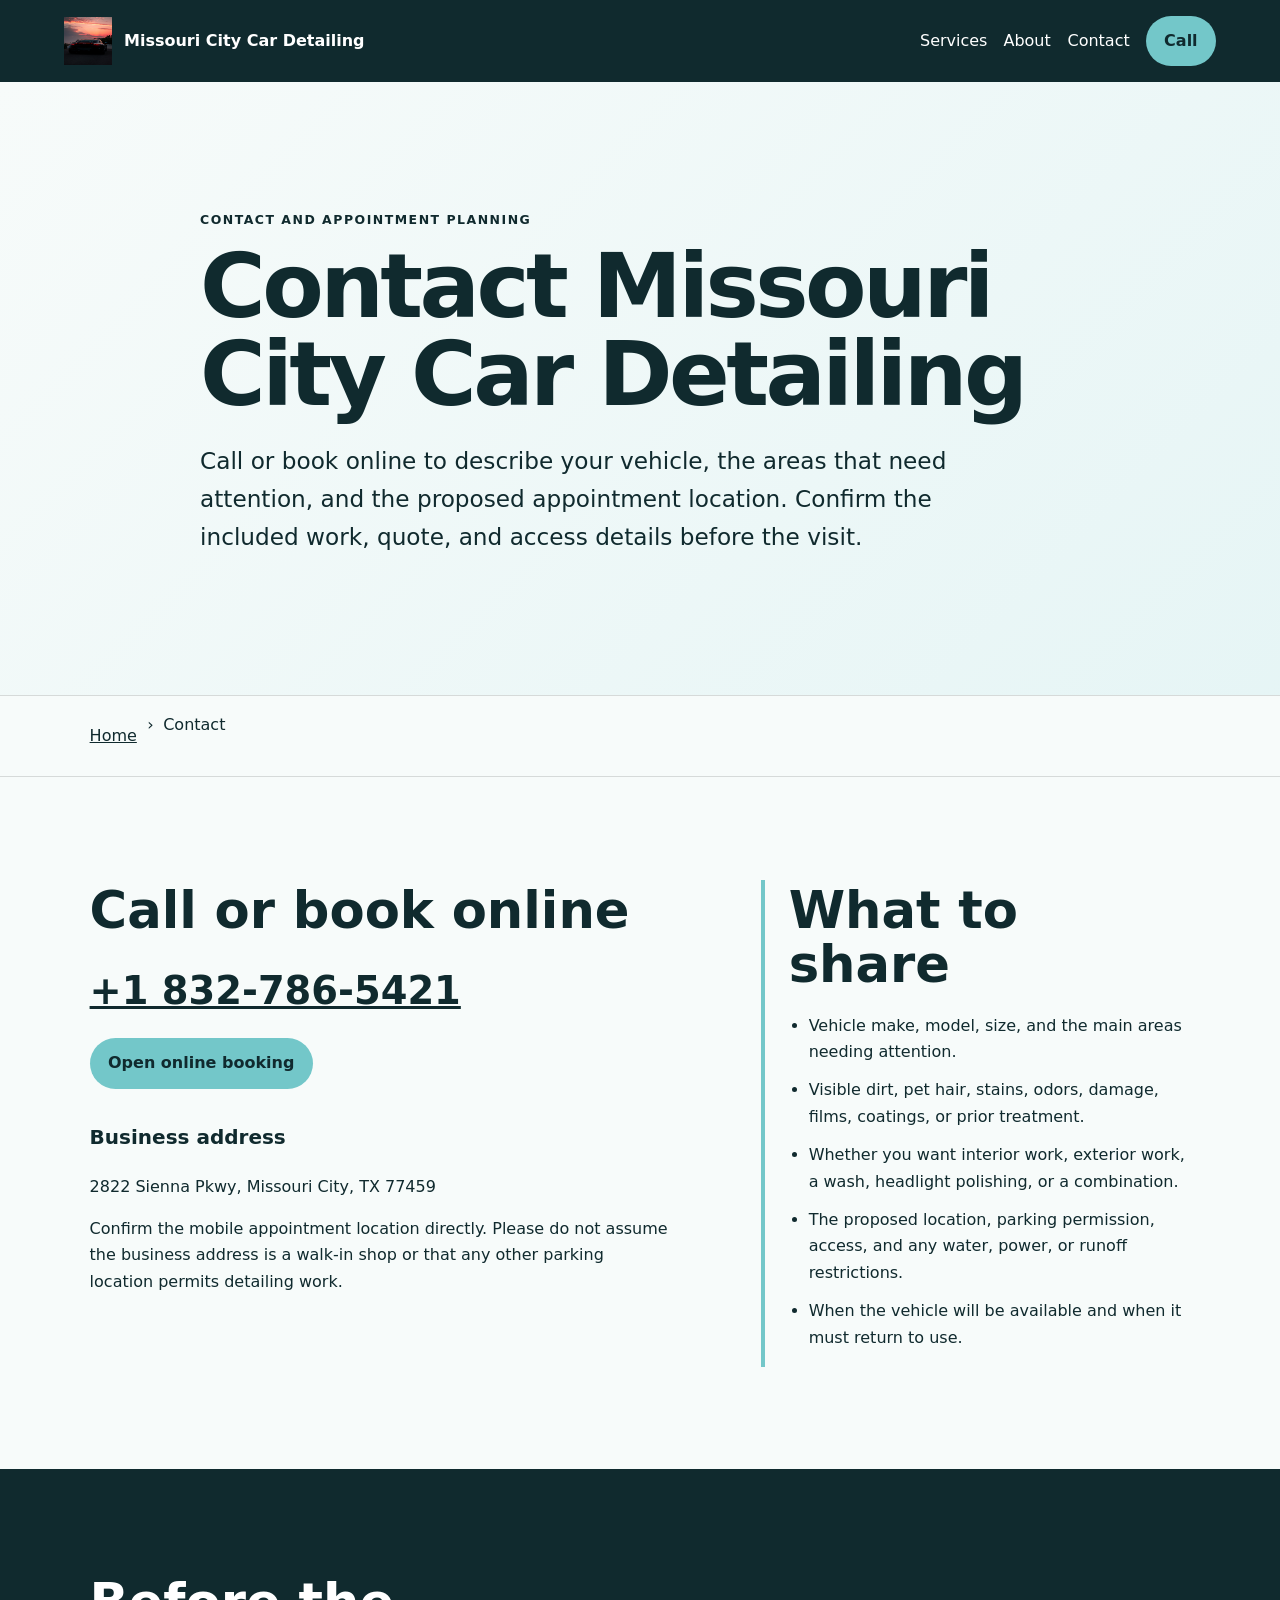
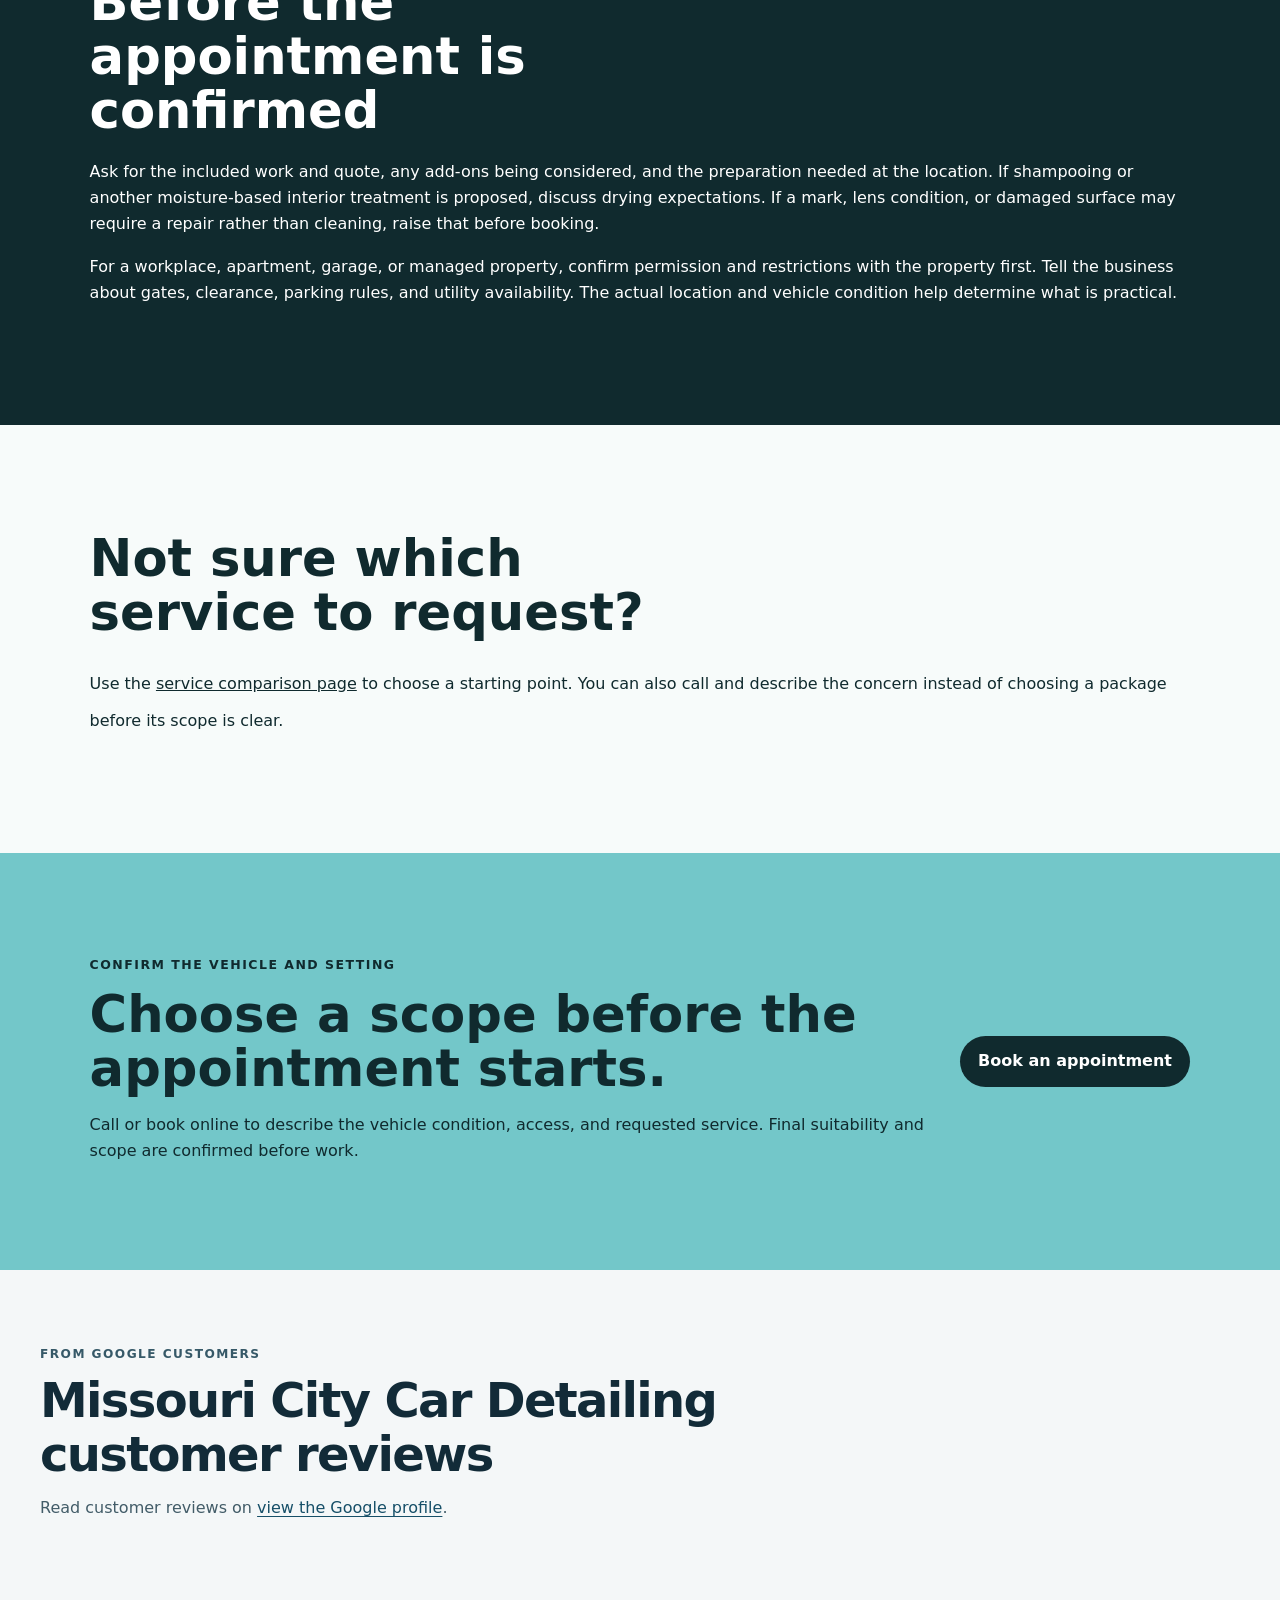
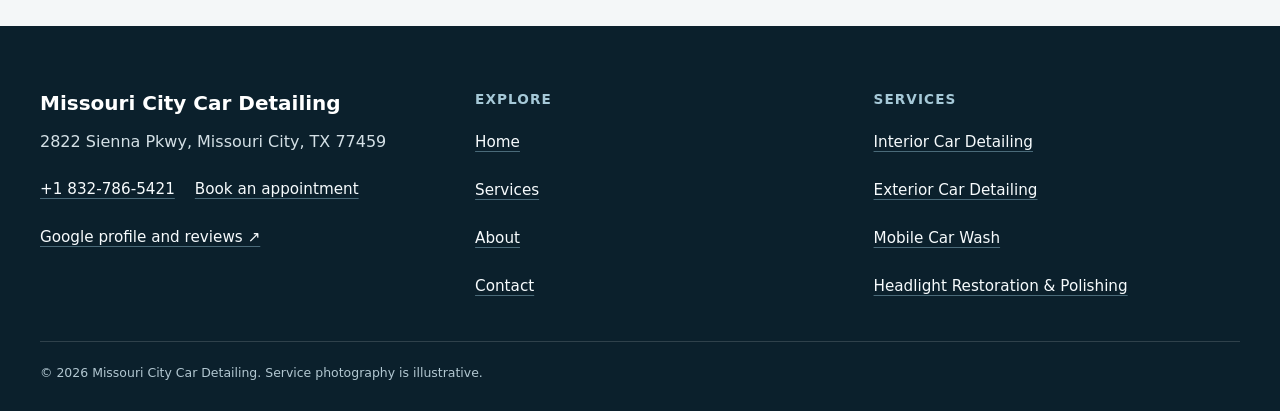
<file: contact/index.html>
<!doctype html>
<html lang="en"><head>
  <meta charset="utf-8"><meta name="viewport" content="width=device-width,initial-scale=1">
  <title>Contact Missouri City Car Detailing | Missouri City, TX</title>
  <meta name="description" content="Call or book Missouri City Car Detailing and confirm vehicle condition, access, and detailing scope in Missouri City, TX.">
  <meta name="robots" content="index, follow, max-image-preview:large, max-snippet:-1">
  <link rel="canonical" href="https://missouricitycardetailing.shop/contact/">
  <meta property="og:type" content="website"><meta property="og:title" content="Contact Missouri City Car Detailing | Missouri City, TX">
  <meta property="og:description" content="Call or book Missouri City Car Detailing and confirm vehicle condition, access, and detailing scope in Missouri City, TX."><meta property="og:url" content="https://missouricitycardetailing.shop/contact/">
  <meta property="og:image" content="https://missouricitycardetailing.shop/assets/hero-foam-car.jpg"><meta name="twitter:card" content="summary_large_image">
  <link rel="icon" href="/assets/favicon.svg"><link rel="stylesheet" href="/seo-pages.css"><script type="application/ld+json">{
  "@context": "https://schema.org",
  "@graph": [
    {
      "@type": "BreadcrumbList",
      "@id": "https://missouricitycardetailing.shop/contact/#breadcrumb",
      "itemListElement": [
        {
          "@type": "ListItem",
          "position": 1,
          "name": "Home",
          "item": "https://missouricitycardetailing.shop/"
        },
        {
          "@type": "ListItem",
          "position": 2,
          "name": "Contact Missouri City Car Detailing | Missouri City, TX",
          "item": "https://missouricitycardetailing.shop/contact/"
        }
      ]
    },
    {
      "@type": "WebPage",
      "@id": "https://missouricitycardetailing.shop/contact/#webpage",
      "url": "https://missouricitycardetailing.shop/contact/",
      "name": "Contact Missouri City Car Detailing | Missouri City, TX",
      "description": "Call or book Missouri City Car Detailing and confirm vehicle condition, access, and detailing scope in Missouri City, TX.",
      "breadcrumb": {
        "@id": "https://missouricitycardetailing.shop/contact/#breadcrumb"
      },
      "isPartOf": {
        "@id": "https://missouricitycardetailing.shop/#website"
      },
      "about": {
        "@id": "https://missouricitycardetailing.shop/#business"
      }
    },
    {
      "@type": "ImageObject",
      "@id": "https://missouricitycardetailing.shop/contact/#primaryimage",
      "contentUrl": "https://missouricitycardetailing.shop/assets/hero-foam-car.jpg",
      "caption": "Illustrative detailing artwork for Missouri City Car Detailing",
      "representativeOfPage": true
    }
  ]
}</script>
<link rel="stylesheet" href="/portfolio-components.css">
</head><body style="--pilot-accent:#73c7c9;--pilot-dark:#102a2e;--pilot-paper:#f7fbfa">
<a class="skip-link" href="#content">Skip to content</a>
<header class="pilot-header"><a class="pilot-brand" href="/"><img src="/assets/hero-foam-car.jpg" width="48" height="48" alt=""><span>Missouri City Car Detailing</span></a>
<nav aria-label="Primary navigation"><a href="/services/">Services</a><a href="/about/">About</a><a href="/contact/">Contact</a><a class="pilot-call" href="tel:+18327865421">Call</a></nav></header>
<main id="content"><section class="pilot-hero text-only"><div><p class="eyebrow">Contact and appointment planning</p><h1>Contact Missouri City Car Detailing</h1><p class="pilot-answer">Call or book online to describe your vehicle, the areas that need attention, and the proposed appointment location. Confirm the included work, quote, and access details before the visit.</p></div></section><nav class="breadcrumbs" aria-label="Breadcrumb"><a href="/">Home</a><span>›</span><span>Contact</span></nav>
<section class="pilot-section pilot-grid"><div><h2>Call or book online</h2><p><a class="large-link" href="tel:+18327865421">+1 832-786-5421</a></p><p><a class="pilot-button" href="/scheduling">Open online booking</a></p><h3>Business address</h3><p>2822 Sienna Pkwy, Missouri City, TX 77459</p><p>Confirm the mobile appointment location directly. Please do not assume the business address is a walk-in shop or that any other parking location permits detailing work.</p></div><aside><h2>What to share</h2><ul class="checklist"><li>Vehicle make, model, size, and the main areas needing attention.</li><li>Visible dirt, pet hair, stains, odors, damage, films, coatings, or prior treatment.</li><li>Whether you want interior work, exterior work, a wash, headlight polishing, or a combination.</li><li>The proposed location, parking permission, access, and any water, power, or runoff restrictions.</li><li>When the vehicle will be available and when it must return to use.</li></ul></aside></section>
<section class="pilot-section tone"><h2>Before the appointment is confirmed</h2><p>Ask for the included work and quote, any add-ons being considered, and the preparation needed at the location. If shampooing or another moisture-based interior treatment is proposed, discuss drying expectations. If a mark, lens condition, or damaged surface may require a repair rather than cleaning, raise that before booking.</p><p>For a workplace, apartment, garage, or managed property, confirm permission and restrictions with the property first. Tell the business about gates, clearance, parking rules, and utility availability. The actual location and vehicle condition help determine what is practical.</p></section>
<section class="pilot-section"><h2>Not sure which service to request?</h2><p>Use the <a href="/services/">service comparison page</a> to choose a starting point. You can also call and describe the concern instead of choosing a package before its scope is clear.</p></section>
<section class="pilot-cta"><div><p class="eyebrow">Confirm the vehicle and setting</p><h2>Choose a scope before the appointment starts.</h2><p>Call or book online to describe the vehicle condition, access, and requested service. Final suitability and scope are confirmed before work.</p></div><a class="pilot-button" href="/scheduling">Book an appointment</a></section>
<!-- PORTFOLIO-REVIEWS:START --><section class="portfolio-reviews" aria-labelledby="portfolio-reviews-title"><div class="portfolio-reviews__heading"><div><p class="portfolio-reviews__kicker">From Google customers</p><h2 id="portfolio-reviews-title">Missouri City Car Detailing customer reviews</h2><p class="portfolio-reviews__intro">Read customer reviews on <a href="https://www.google.com/maps?cid=15515191656116299109" target="_blank" rel="noopener noreferrer">view the Google profile</a>.</p></div></div></section><!-- PORTFOLIO-REVIEWS:END -->
</main><footer class="portfolio-footer"><div class="portfolio-footer__grid"><div><strong class="portfolio-footer__name">Missouri City Car Detailing</strong><address>2822 Sienna Pkwy, Missouri City, TX 77459</address><div class="portfolio-footer__contact"><a href="tel:+18327865421">+1 832-786-5421</a><a href="/scheduling">Book an appointment</a></div><a href="https://www.google.com/maps?cid=15515191656116299109" target="_blank" rel="noopener noreferrer">Google profile and reviews ↗</a></div><div><h2>Explore</h2><nav aria-label="Footer navigation"><a href="/">Home</a><a href="/services/">Services</a><a href="/about/">About</a><a href="/contact/">Contact</a></nav></div><div><h2>Services</h2><nav aria-label="Service pages"><a href="/services/interior-car-detailing/">Interior Car Detailing</a><a href="/services/exterior-car-detailing/">Exterior Car Detailing</a><a href="/services/mobile-car-wash/">Mobile Car Wash</a><a href="/services/headlight-restoration/">Headlight Restoration &amp; Polishing</a></nav></div></div><p class="portfolio-footer__bottom">© <span id="year">2026</span> Missouri City Car Detailing. Service photography is illustrative.</p></footer>
<script src="/portfolio-components.js" defer></script>
</body></html>
</file>
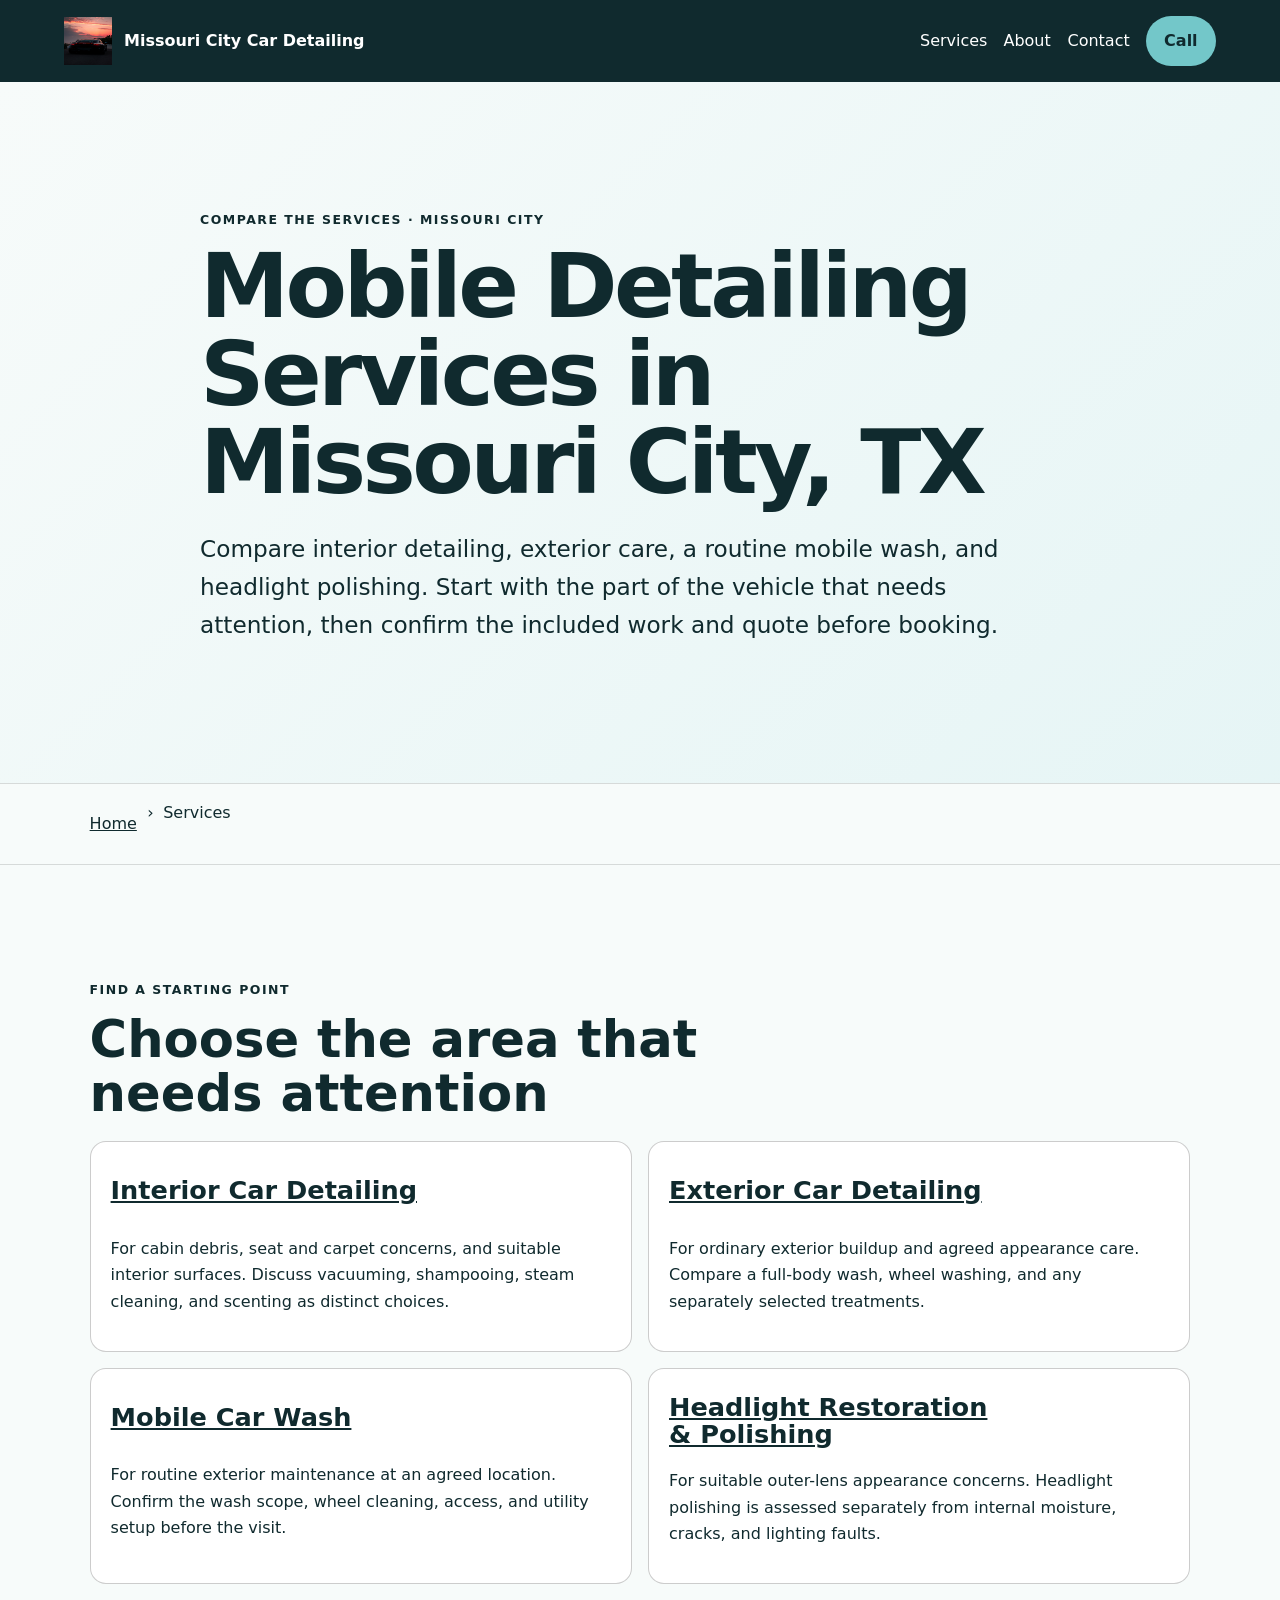
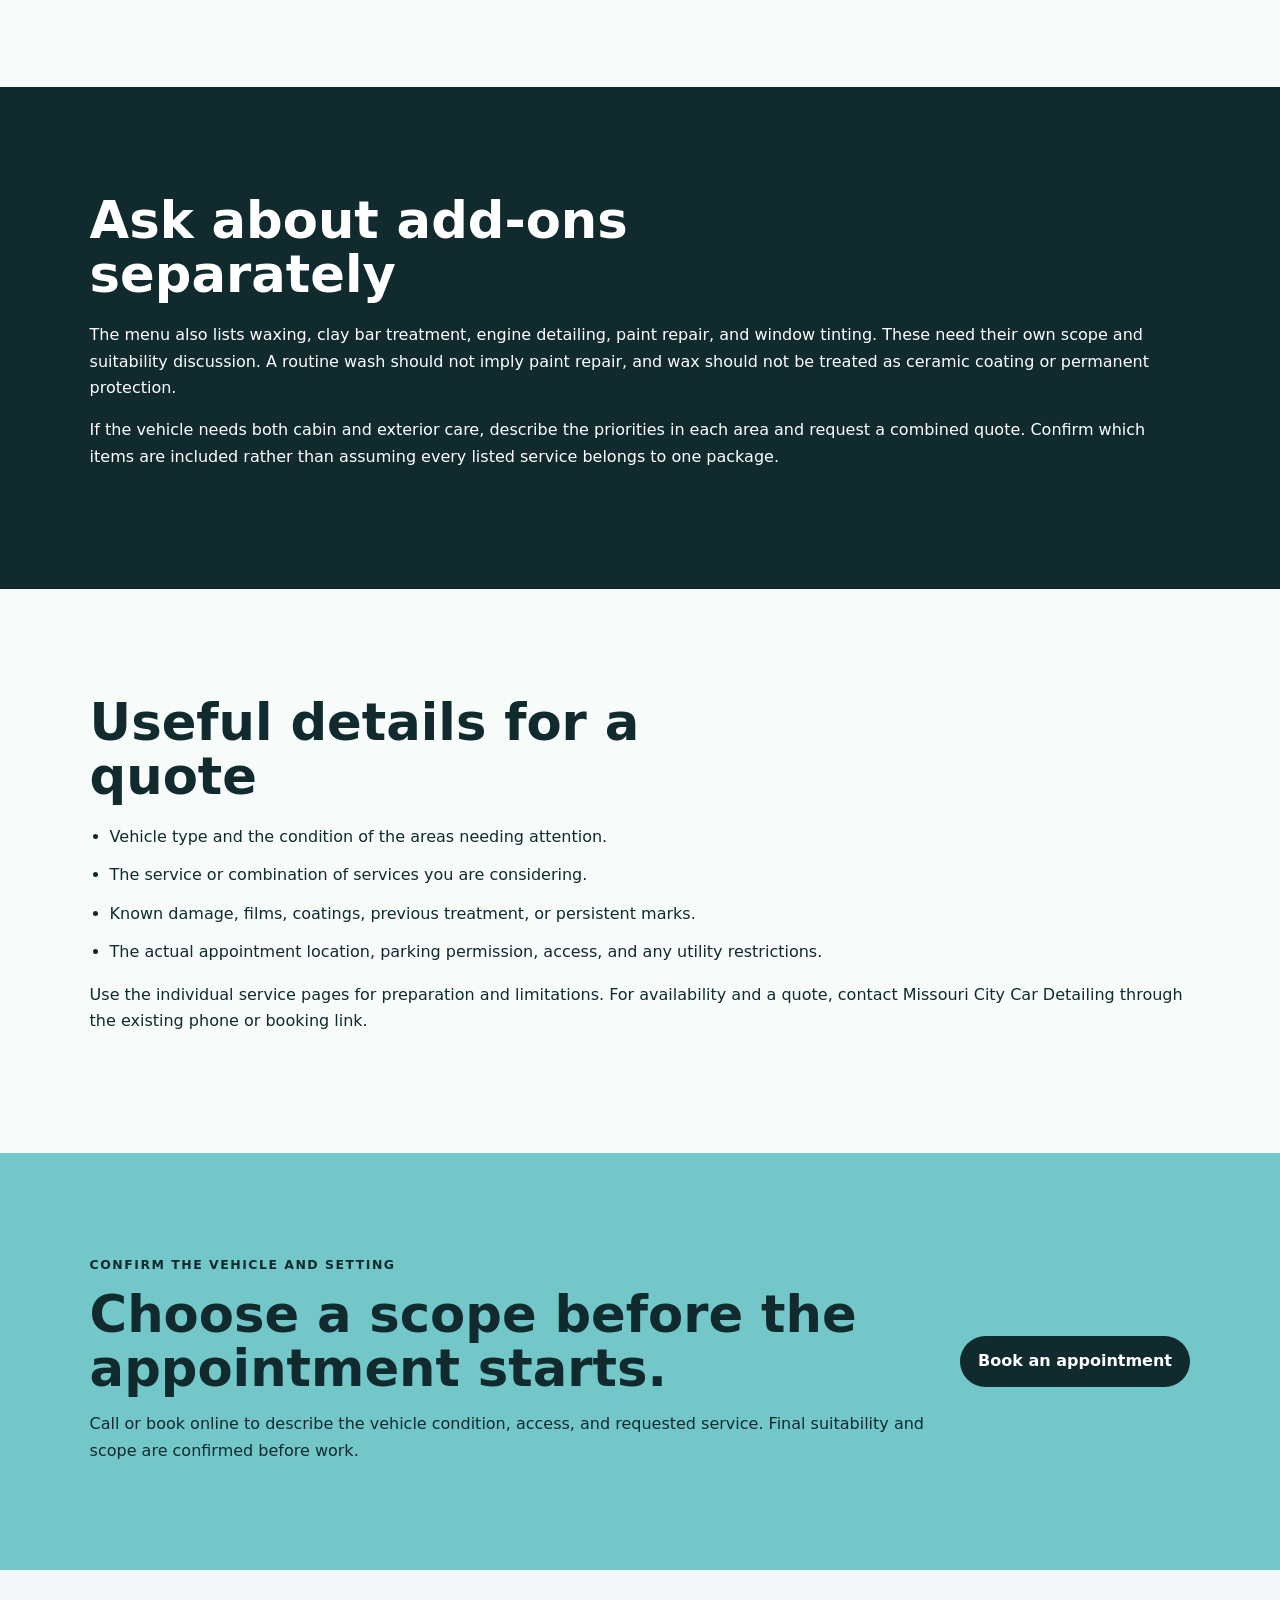
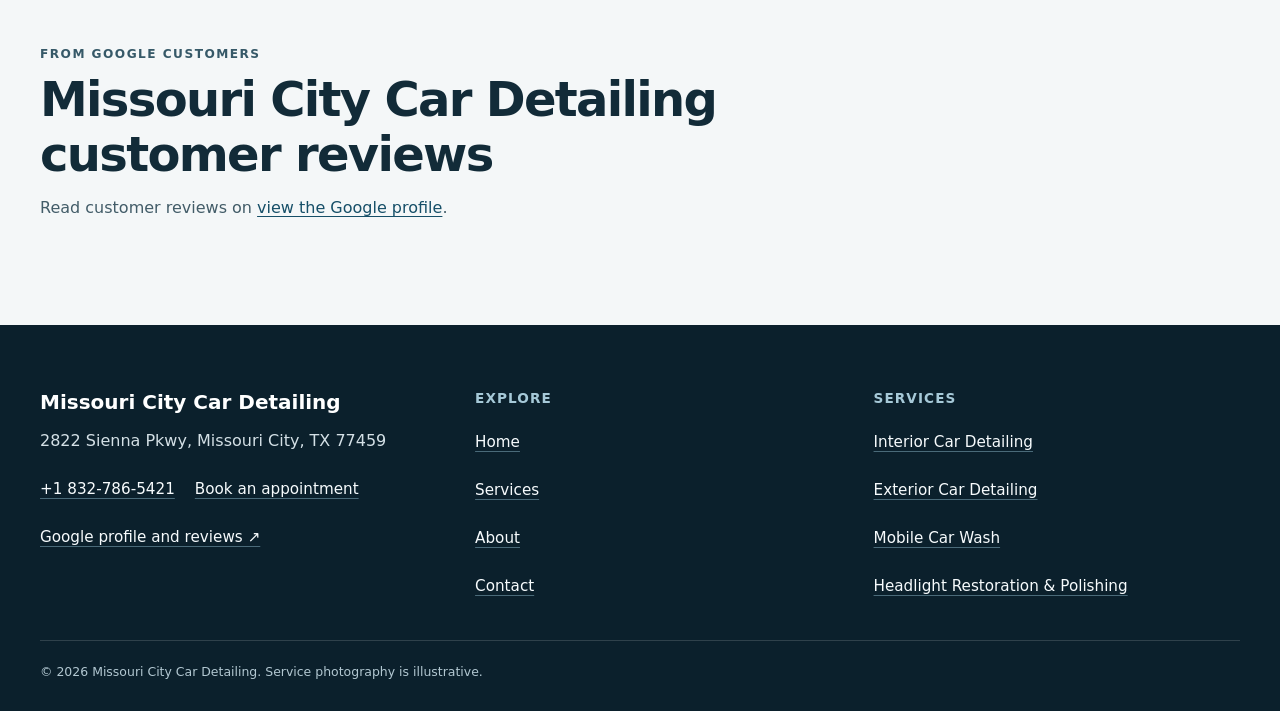
<file: services/index.html>
<!doctype html>
<html lang="en"><head>
  <meta charset="utf-8"><meta name="viewport" content="width=device-width,initial-scale=1">
  <title>Mobile Detailing Services in Missouri City, TX | Missouri City Car Detailing</title>
  <meta name="description" content="Compare documented mobile detailing choices from Missouri City Car Detailing in Missouri City, TX, including preparation, access, and scope boundaries.">
  <meta name="robots" content="index, follow, max-image-preview:large, max-snippet:-1">
  <link rel="canonical" href="https://missouricitycardetailing.shop/services/">
  <meta property="og:type" content="website"><meta property="og:title" content="Mobile Detailing Services in Missouri City, TX | Missouri City Car Detailing">
  <meta property="og:description" content="Compare documented mobile detailing choices from Missouri City Car Detailing in Missouri City, TX, including preparation, access, and scope boundaries."><meta property="og:url" content="https://missouricitycardetailing.shop/services/">
  <meta property="og:image" content="https://missouricitycardetailing.shop/assets/hero-foam-car.jpg"><meta name="twitter:card" content="summary_large_image">
  <link rel="icon" href="/assets/favicon.svg"><link rel="stylesheet" href="/seo-pages.css"><script type="application/ld+json">{
  "@context": "https://schema.org",
  "@graph": [
    {
      "@type": "BreadcrumbList",
      "@id": "https://missouricitycardetailing.shop/services/#breadcrumb",
      "itemListElement": [
        {
          "@type": "ListItem",
          "position": 1,
          "name": "Home",
          "item": "https://missouricitycardetailing.shop/"
        },
        {
          "@type": "ListItem",
          "position": 2,
          "name": "Services",
          "item": "https://missouricitycardetailing.shop/services/"
        }
      ]
    },
    {
      "@type": "WebPage",
      "@id": "https://missouricitycardetailing.shop/services/#webpage",
      "url": "https://missouricitycardetailing.shop/services/",
      "name": "Mobile Detailing Services in Missouri City, TX | Missouri City Car Detailing",
      "description": "Compare documented mobile detailing choices from Missouri City Car Detailing in Missouri City, TX, including preparation, access, and scope boundaries.",
      "breadcrumb": {
        "@id": "https://missouricitycardetailing.shop/services/#breadcrumb"
      },
      "isPartOf": {
        "@id": "https://missouricitycardetailing.shop/#website"
      },
      "about": {
        "@id": "https://missouricitycardetailing.shop/#business"
      }
    },
    {
      "@type": "ImageObject",
      "@id": "https://missouricitycardetailing.shop/services/#primaryimage",
      "contentUrl": "https://missouricitycardetailing.shop/assets/hero-foam-car.jpg",
      "caption": "Illustrative detailing artwork for Missouri City Car Detailing",
      "representativeOfPage": true
    }
  ]
}</script>
<link rel="stylesheet" href="/portfolio-components.css">
</head><body style="--pilot-accent:#73c7c9;--pilot-dark:#102a2e;--pilot-paper:#f7fbfa">
<a class="skip-link" href="#content">Skip to content</a>
<header class="pilot-header"><a class="pilot-brand" href="/"><img src="/assets/hero-foam-car.jpg" width="48" height="48" alt=""><span>Missouri City Car Detailing</span></a>
<nav aria-label="Primary navigation"><a href="/services/">Services</a><a href="/about/">About</a><a href="/contact/">Contact</a><a class="pilot-call" href="tel:+18327865421">Call</a></nav></header>
<main id="content"><section class="pilot-hero text-only"><div><p class="eyebrow">Compare the services · Missouri City</p><h1>Mobile Detailing Services in Missouri City, TX</h1><p class="pilot-answer">Compare interior detailing, exterior care, a routine mobile wash, and headlight polishing. Start with the part of the vehicle that needs attention, then confirm the included work and quote before booking.</p></div></section>
<nav class="breadcrumbs" aria-label="Breadcrumb"><a href="/">Home</a><span>›</span><span>Services</span></nav>
<section class="pilot-section"><p class="eyebrow">Find a starting point</p><h2>Choose the area that needs attention</h2><div class="service-cards"><article><h2><a href="/services/interior-car-detailing/">Interior Car Detailing</a></h2><p>For cabin debris, seat and carpet concerns, and suitable interior surfaces. Discuss vacuuming, shampooing, steam cleaning, and scenting as distinct choices.</p></article><article><h2><a href="/services/exterior-car-detailing/">Exterior Car Detailing</a></h2><p>For ordinary exterior buildup and agreed appearance care. Compare a full-body wash, wheel washing, and any separately selected treatments.</p></article><article><h2><a href="/services/mobile-car-wash/">Mobile Car Wash</a></h2><p>For routine exterior maintenance at an agreed location. Confirm the wash scope, wheel cleaning, access, and utility setup before the visit.</p></article><article><h2><a href="/services/headlight-restoration/">Headlight Restoration &amp; Polishing</a></h2><p>For suitable outer-lens appearance concerns. Headlight polishing is assessed separately from internal moisture, cracks, and lighting faults.</p></article></div></section>
<section class="pilot-section tone"><h2>Ask about add-ons separately</h2><p>The menu also lists waxing, clay bar treatment, engine detailing, paint repair, and window tinting. These need their own scope and suitability discussion. A routine wash should not imply paint repair, and wax should not be treated as ceramic coating or permanent protection.</p><p>If the vehicle needs both cabin and exterior care, describe the priorities in each area and request a combined quote. Confirm which items are included rather than assuming every listed service belongs to one package.</p></section>
<section class="pilot-section"><h2>Useful details for a quote</h2><ul class="checklist"><li>Vehicle type and the condition of the areas needing attention.</li><li>The service or combination of services you are considering.</li><li>Known damage, films, coatings, previous treatment, or persistent marks.</li><li>The actual appointment location, parking permission, access, and any utility restrictions.</li></ul><p>Use the individual service pages for preparation and limitations. For availability and a quote, contact Missouri City Car Detailing through the existing phone or booking link.</p></section>
<section class="pilot-cta"><div><p class="eyebrow">Confirm the vehicle and setting</p><h2>Choose a scope before the appointment starts.</h2><p>Call or book online to describe the vehicle condition, access, and requested service. Final suitability and scope are confirmed before work.</p></div><a class="pilot-button" href="/scheduling">Book an appointment</a></section>
<!-- PORTFOLIO-REVIEWS:START --><section class="portfolio-reviews" aria-labelledby="portfolio-reviews-title"><div class="portfolio-reviews__heading"><div><p class="portfolio-reviews__kicker">From Google customers</p><h2 id="portfolio-reviews-title">Missouri City Car Detailing customer reviews</h2><p class="portfolio-reviews__intro">Read customer reviews on <a href="https://www.google.com/maps?cid=15515191656116299109" target="_blank" rel="noopener noreferrer">view the Google profile</a>.</p></div></div></section><!-- PORTFOLIO-REVIEWS:END -->
</main><footer class="portfolio-footer"><div class="portfolio-footer__grid"><div><strong class="portfolio-footer__name">Missouri City Car Detailing</strong><address>2822 Sienna Pkwy, Missouri City, TX 77459</address><div class="portfolio-footer__contact"><a href="tel:+18327865421">+1 832-786-5421</a><a href="/scheduling">Book an appointment</a></div><a href="https://www.google.com/maps?cid=15515191656116299109" target="_blank" rel="noopener noreferrer">Google profile and reviews ↗</a></div><div><h2>Explore</h2><nav aria-label="Footer navigation"><a href="/">Home</a><a href="/services/">Services</a><a href="/about/">About</a><a href="/contact/">Contact</a></nav></div><div><h2>Services</h2><nav aria-label="Service pages"><a href="/services/interior-car-detailing/">Interior Car Detailing</a><a href="/services/exterior-car-detailing/">Exterior Car Detailing</a><a href="/services/mobile-car-wash/">Mobile Car Wash</a><a href="/services/headlight-restoration/">Headlight Restoration &amp; Polishing</a></nav></div></div><p class="portfolio-footer__bottom">© <span id="year">2026</span> Missouri City Car Detailing. Service photography is illustrative.</p></footer>
<script src="/portfolio-components.js" defer></script>
</body></html>
</file>
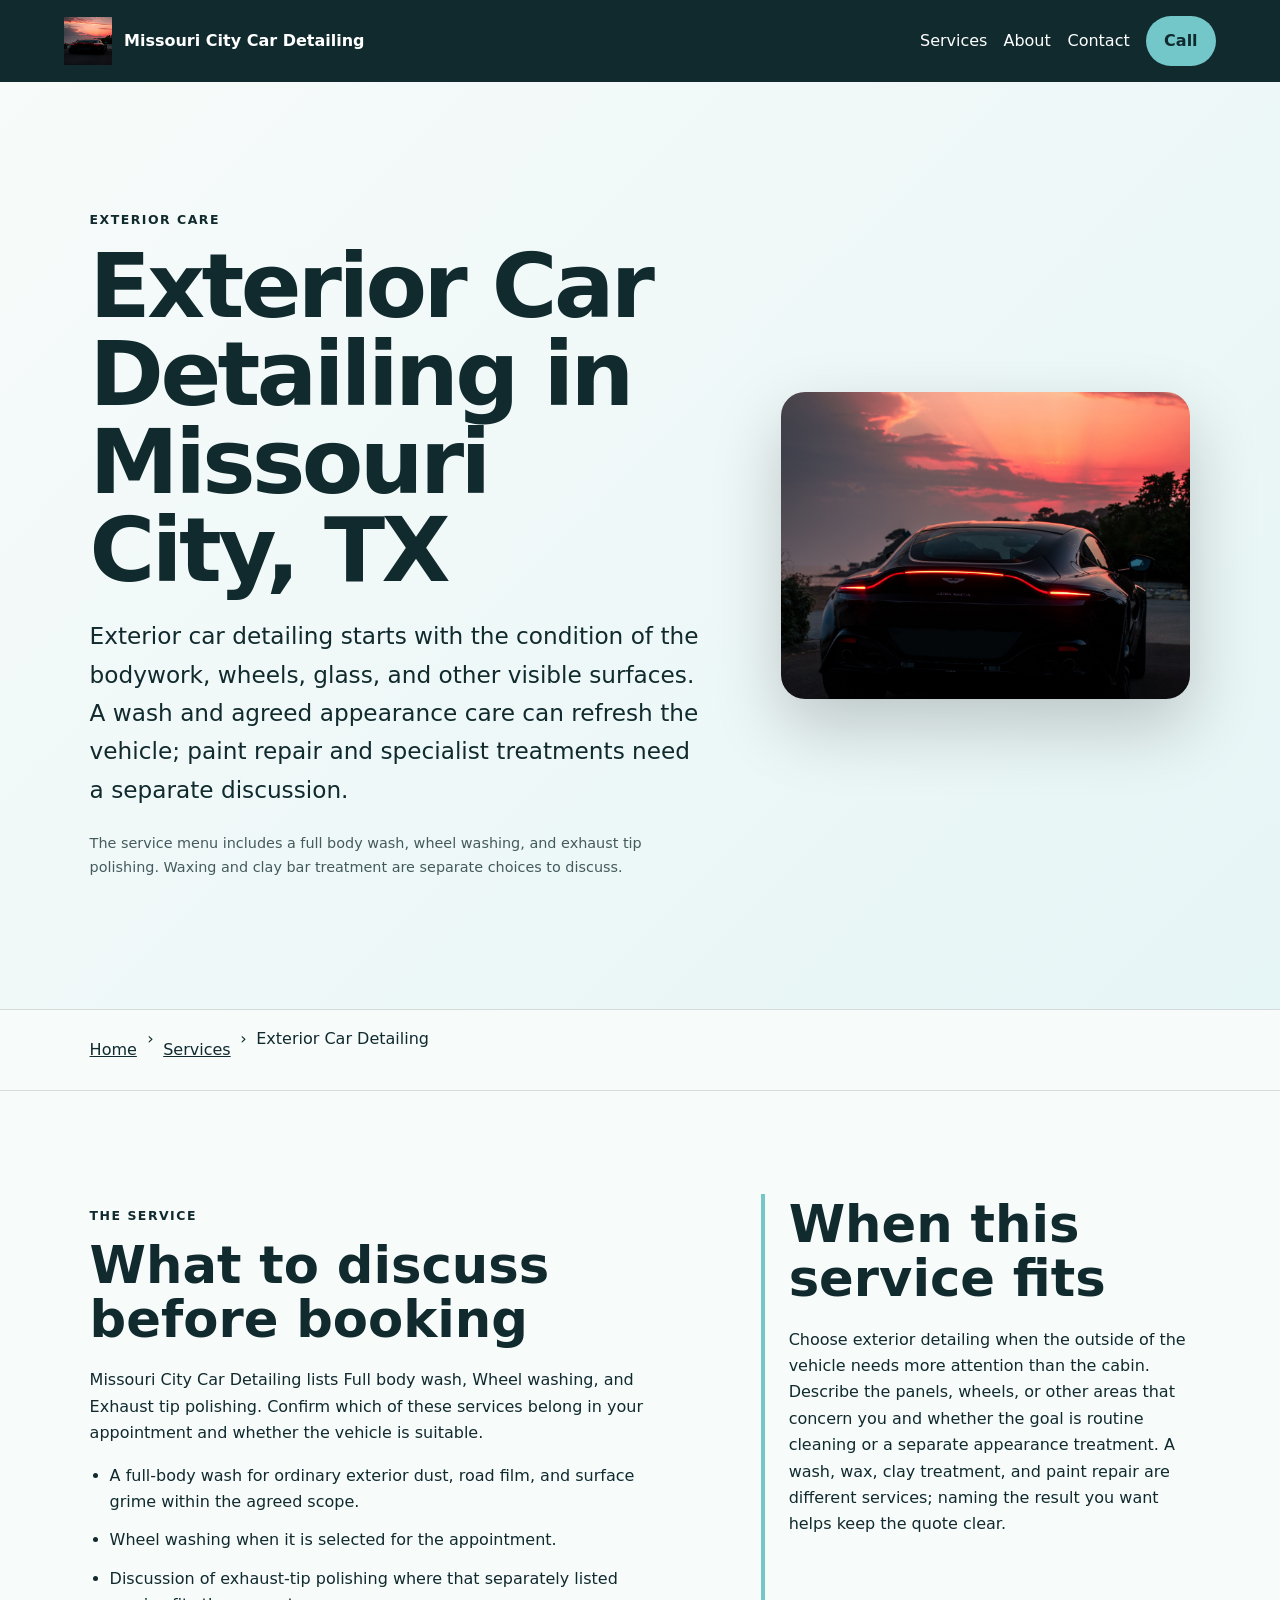
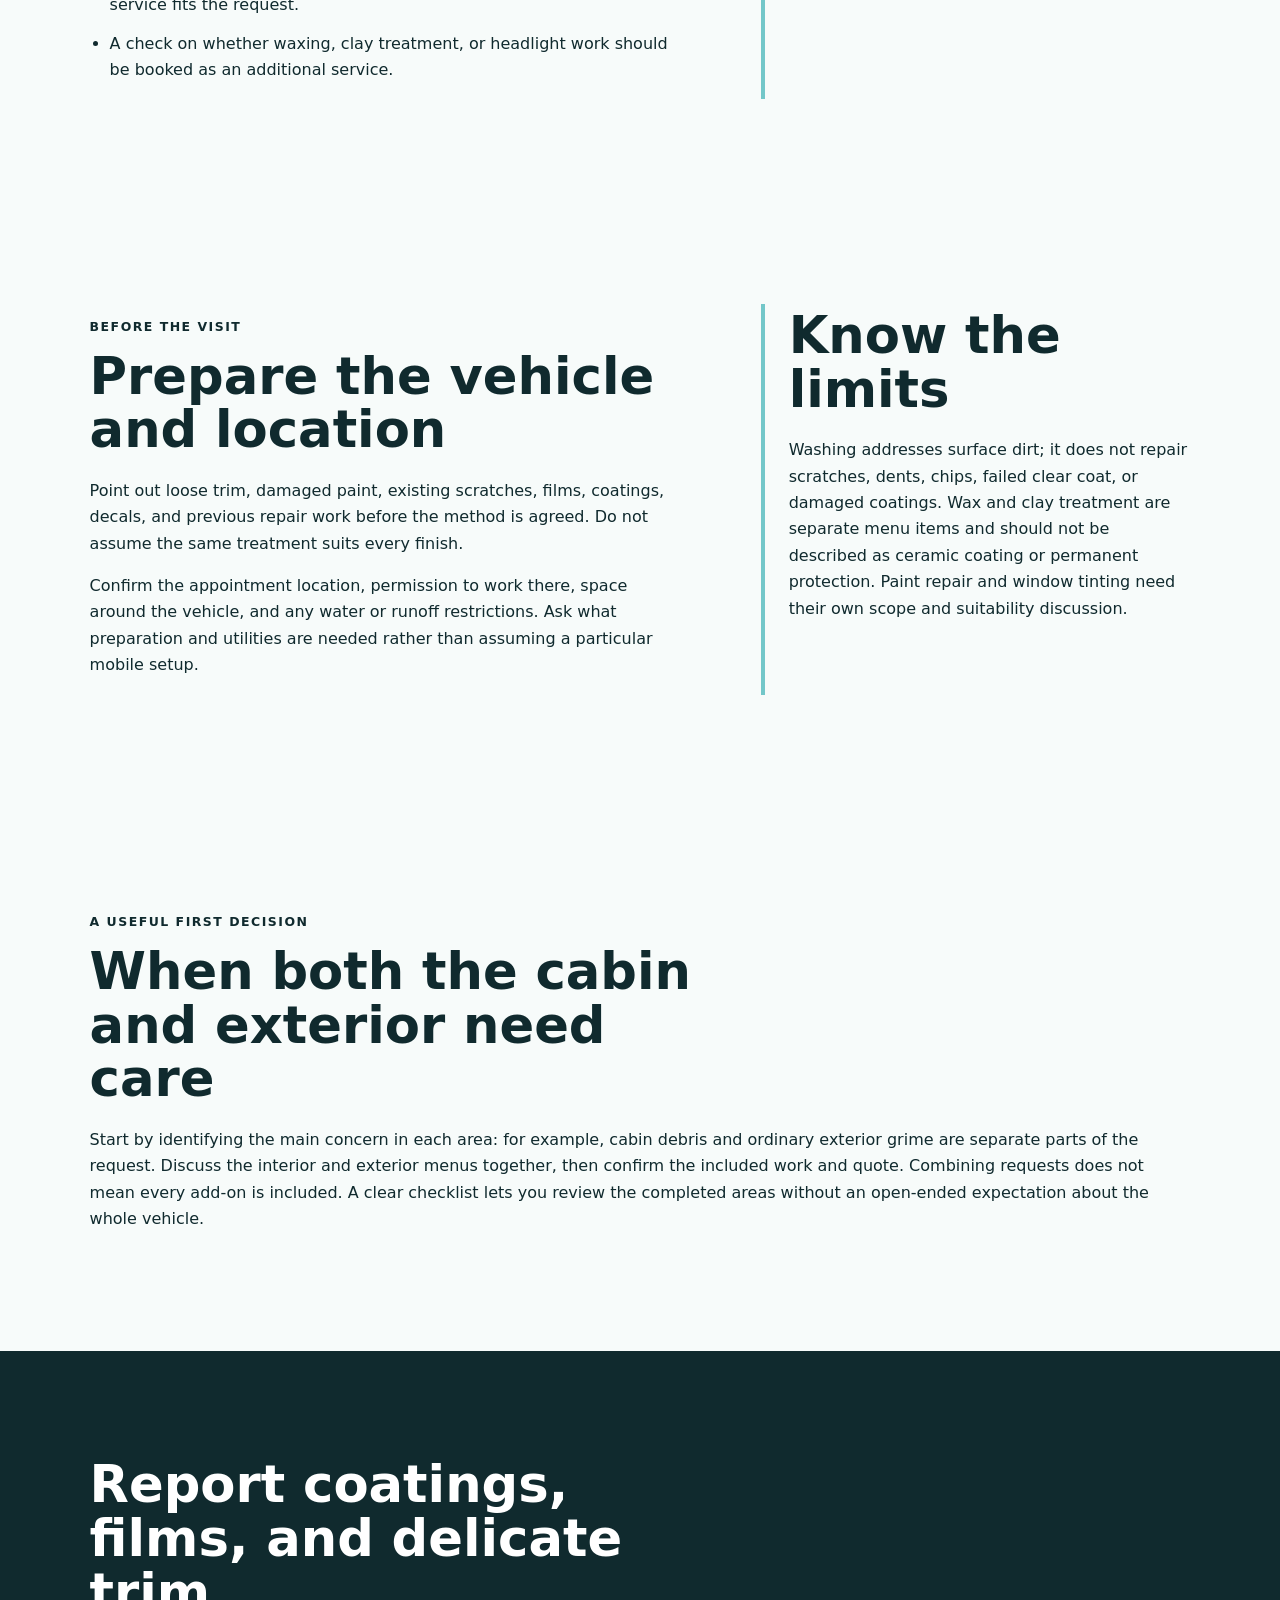
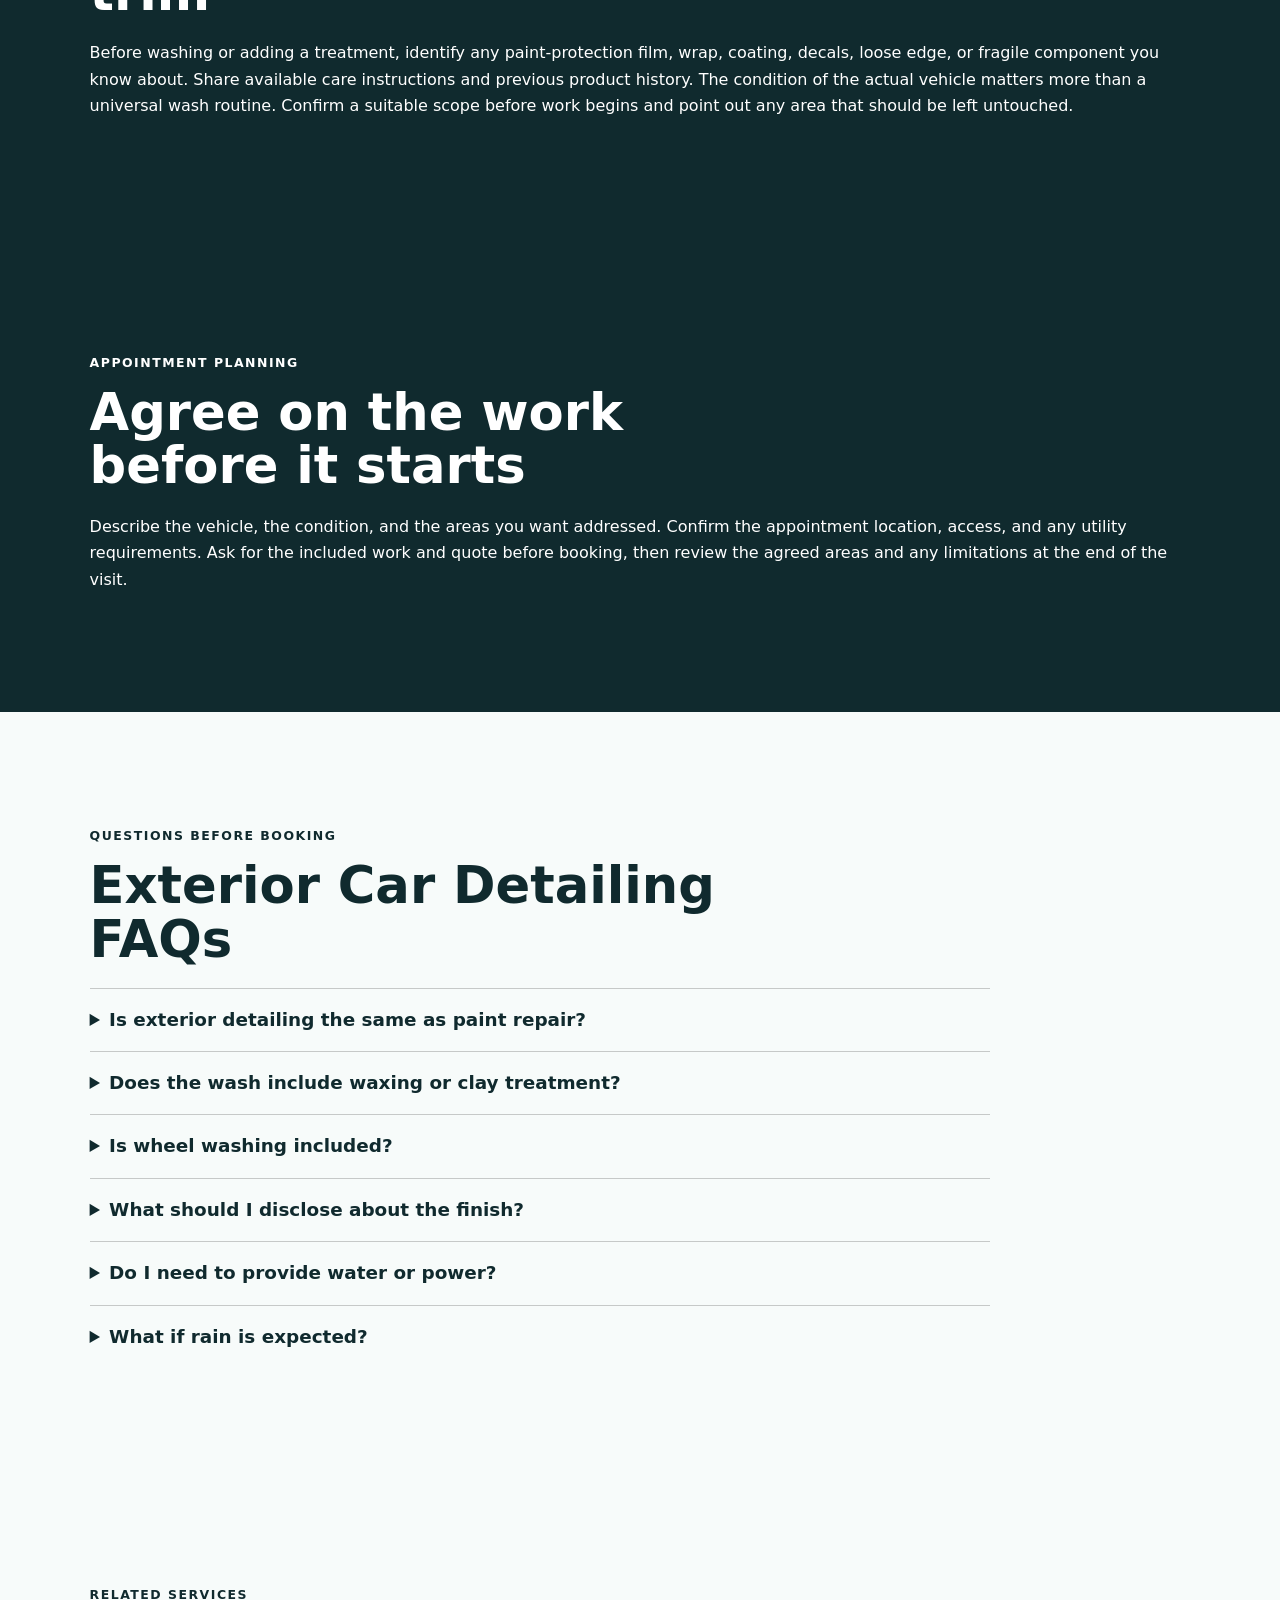
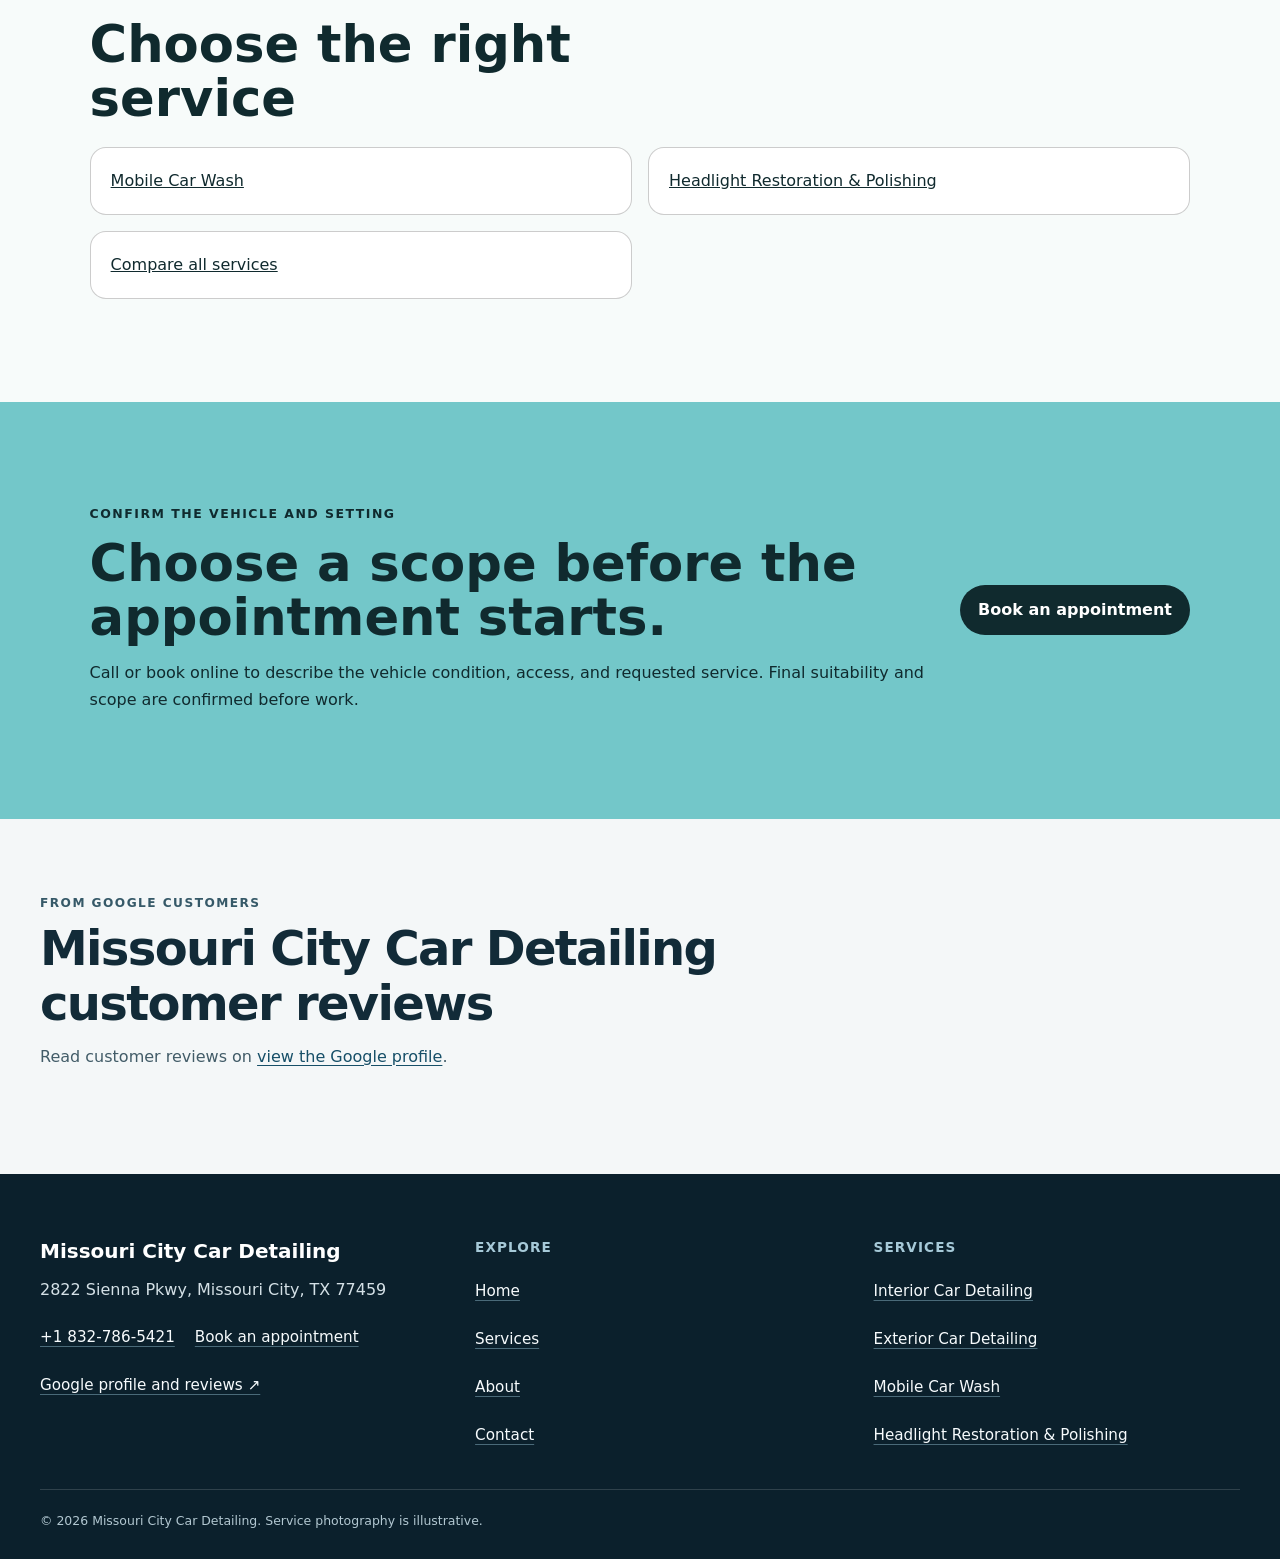
<file: services/exterior-car-detailing/index.html>
<!doctype html>
<html lang="en"><head>
  <meta charset="utf-8"><meta name="viewport" content="width=device-width,initial-scale=1">
  <title>Exterior Car Detailing in Missouri City, TX | Missouri City Car Detailing</title>
  <meta name="description" content="Plan exterior car detailing with Missouri City Car Detailing in Missouri City: documented scope, vehicle preparation, access checks, and limitations.">
  <meta name="robots" content="index, follow, max-image-preview:large, max-snippet:-1">
  <link rel="canonical" href="https://missouricitycardetailing.shop/services/exterior-car-detailing/">
  <meta property="og:type" content="website"><meta property="og:title" content="Exterior Car Detailing in Missouri City, TX | Missouri City Car Detailing">
  <meta property="og:description" content="Plan exterior car detailing with Missouri City Car Detailing in Missouri City: documented scope, vehicle preparation, access checks, and limitations."><meta property="og:url" content="https://missouricitycardetailing.shop/services/exterior-car-detailing/">
  <meta property="og:image" content="https://missouricitycardetailing.shop/assets/hero-foam-car.jpg"><meta name="twitter:card" content="summary_large_image">
  <link rel="icon" href="/assets/favicon.svg"><link rel="stylesheet" href="/seo-pages.css"><script type="application/ld+json">{
  "@context": "https://schema.org",
  "@graph": [
    {
      "@type": "BreadcrumbList",
      "@id": "https://missouricitycardetailing.shop/services/exterior-car-detailing/#breadcrumb",
      "itemListElement": [
        {
          "@type": "ListItem",
          "position": 1,
          "name": "Home",
          "item": "https://missouricitycardetailing.shop/"
        },
        {
          "@type": "ListItem",
          "position": 2,
          "name": "Services",
          "item": "https://missouricitycardetailing.shop/services/"
        },
        {
          "@type": "ListItem",
          "position": 3,
          "name": "Exterior Car Detailing",
          "item": "https://missouricitycardetailing.shop/services/exterior-car-detailing/"
        }
      ]
    },
    {
      "@type": "WebPage",
      "@id": "https://missouricitycardetailing.shop/services/exterior-car-detailing/#webpage",
      "url": "https://missouricitycardetailing.shop/services/exterior-car-detailing/",
      "name": "Exterior Car Detailing in Missouri City, TX | Missouri City Car Detailing",
      "description": "Plan exterior car detailing with Missouri City Car Detailing in Missouri City: documented scope, vehicle preparation, access checks, and limitations.",
      "breadcrumb": {
        "@id": "https://missouricitycardetailing.shop/services/exterior-car-detailing/#breadcrumb"
      },
      "isPartOf": {
        "@id": "https://missouricitycardetailing.shop/#website"
      },
      "about": {
        "@id": "https://missouricitycardetailing.shop/#business"
      }
    },
    {
      "@type": "Service",
      "@id": "https://missouricitycardetailing.shop/services/exterior-car-detailing/#service",
      "name": "Exterior Car Detailing",
      "serviceType": "exterior car detailing",
      "url": "https://missouricitycardetailing.shop/services/exterior-car-detailing/",
      "description": "Exterior car detailing begins with the visible outside surfaces of the vehicle and may combine a full-body wash with wheel washing and other documented appearance-care add-ons.",
      "provider": {
        "@id": "https://missouricitycardetailing.shop/#business"
      },
      "areaServed": {
        "@type": "City",
        "name": "Missouri City"
      }
    },
    {
      "@type": "ImageObject",
      "@id": "https://missouricitycardetailing.shop/services/exterior-car-detailing/#primaryimage",
      "contentUrl": "https://missouricitycardetailing.shop/assets/hero-foam-car.jpg",
      "caption": "Illustrative detailing artwork for Missouri City Car Detailing",
      "representativeOfPage": true
    }
  ]
}</script>
<link rel="stylesheet" href="/portfolio-components.css">
</head><body style="--pilot-accent:#73c7c9;--pilot-dark:#102a2e;--pilot-paper:#f7fbfa">
<a class="skip-link" href="#content">Skip to content</a>
<header class="pilot-header"><a class="pilot-brand" href="/"><img src="/assets/hero-foam-car.jpg" width="48" height="48" alt=""><span>Missouri City Car Detailing</span></a>
<nav aria-label="Primary navigation"><a href="/services/">Services</a><a href="/about/">About</a><a href="/contact/">Contact</a><a class="pilot-call" href="tel:+18327865421">Call</a></nav></header>
<main id="content"><section class="pilot-hero"><div><p class="eyebrow">Exterior care</p><h1>Exterior Car Detailing in Missouri City, TX</h1><p class="pilot-answer">Exterior car detailing starts with the condition of the bodywork, wheels, glass, and other visible surfaces. A wash and agreed appearance care can refresh the vehicle; paint repair and specialist treatments need a separate discussion.</p><p class="pilot-proof">The service menu includes a full body wash, wheel washing, and exhaust tip polishing. Waxing and clay bar treatment are separate choices to discuss.</p></div><img alt="Illustrative detailing artwork for Missouri City Car Detailing" fetchpriority="high" height="720" src="/assets/hero-foam-car.jpg" width="960"/></section>
<nav aria-label="Breadcrumb" class="breadcrumbs"><a href="/">Home</a><span>›</span><a href="/services/">Services</a><span>›</span><span>Exterior Car Detailing</span></nav>
<section class="pilot-section pilot-grid"><div><p class="eyebrow">The service</p><h2>What to discuss before booking</h2><p>Missouri City Car Detailing lists Full body wash, Wheel washing, and Exhaust tip polishing. Confirm which of these services belong in your appointment and whether the vehicle is suitable.</p><ul class="checklist"><li>A full-body wash for ordinary exterior dust, road film, and surface grime within the agreed scope.</li><li>Wheel washing when it is selected for the appointment.</li><li>Discussion of exhaust-tip polishing where that separately listed service fits the request.</li><li>A check on whether waxing, clay treatment, or headlight work should be booked as an additional service.</li></ul></div><aside><h2>When this service fits</h2><p>Choose exterior detailing when the outside of the vehicle needs more attention than the cabin. Describe the panels, wheels, or other areas that concern you and whether the goal is routine cleaning or a separate appearance treatment. A wash, wax, clay treatment, and paint repair are different services; naming the result you want helps keep the quote clear.</p></aside></section>
<section class="pilot-section pilot-grid"><div><p class="eyebrow">Before the visit</p><h2>Prepare the vehicle and location</h2><p>Point out loose trim, damaged paint, existing scratches, films, coatings, decals, and previous repair work before the method is agreed. Do not assume the same treatment suits every finish.</p><p>Confirm the appointment location, permission to work there, space around the vehicle, and any water or runoff restrictions. Ask what preparation and utilities are needed rather than assuming a particular mobile setup.</p></div><aside><h2>Know the limits</h2><p>Washing addresses surface dirt; it does not repair scratches, dents, chips, failed clear coat, or damaged coatings. Wax and clay treatment are separate menu items and should not be described as ceramic coating or permanent protection. Paint repair and window tinting need their own scope and suitability discussion.</p></aside></section>
<section class="pilot-section"><p class="eyebrow">A useful first decision</p><h2>When both the cabin and exterior need care</h2><p>Start by identifying the main concern in each area: for example, cabin debris and ordinary exterior grime are separate parts of the request. Discuss the interior and exterior menus together, then confirm the included work and quote. Combining requests does not mean every add-on is included. A clear checklist lets you review the completed areas without an open-ended expectation about the whole vehicle.</p></section><section class="pilot-section tone"><h2>Report coatings, films, and delicate trim</h2><p>Before washing or adding a treatment, identify any paint-protection film, wrap, coating, decals, loose edge, or fragile component you know about. Share available care instructions and previous product history. The condition of the actual vehicle matters more than a universal wash routine. Confirm a suitable scope before work begins and point out any area that should be left untouched.</p></section>
<section class="pilot-section tone"><p class="eyebrow">Appointment planning</p><h2>Agree on the work before it starts</h2><p>Describe the vehicle, the condition, and the areas you want addressed. Confirm the appointment location, access, and any utility requirements. Ask for the included work and quote before booking, then review the agreed areas and any limitations at the end of the visit.</p></section>
<section class="pilot-section"><p class="eyebrow">Questions before booking</p><h2>Exterior Car Detailing FAQs</h2><div class="faq-list"><details><summary>Is exterior detailing the same as paint repair?</summary><p>No. Cleaning addresses surface dirt and the agreed appearance care. Scratches, chips, dents, and damaged paint require a separate assessment; a wash should not be presented as a repair.</p></details><details><summary>Does the wash include waxing or clay treatment?</summary><p>Waxing and clay bar treatment are listed separately. Confirm whether either is included in the quote and whether it is suitable for the vehicle before the appointment.</p></details><details><summary>Is wheel washing included?</summary><p>Wheel washing is on the menu, but the included areas depend on the appointment you book. Ask for it explicitly if wheels are a priority.</p></details><details><summary>What should I disclose about the finish?</summary><p>Mention known coatings, wraps, films, decals, loose trim, paint damage, and previous repair. Share any care instructions so suitability can be discussed before a method is chosen.</p></details><details><summary>Do I need to provide water or power?</summary><p>Confirm that directly when booking. Share the actual site conditions and confirm the utility arrangement for the planned visit before booking.</p></details><details><summary>What if rain is expected?</summary><p>Discuss the location and weather before the visit. Conditions may require a different time or suitable setting; confirm the plan directly instead of assuming every location works in every forecast.</p></details></div></section>
<section class="pilot-section related"><p class="eyebrow">Related services</p><h2>Choose the right service</h2><div class="related-links"><a href="/services/mobile-car-wash/">Mobile Car Wash</a><a href="/services/headlight-restoration/">Headlight Restoration &amp; Polishing</a><a href="/services/">Compare all services</a></div></section>
<section class="pilot-cta"><div><p class="eyebrow">Confirm the vehicle and setting</p><h2>Choose a scope before the appointment starts.</h2><p>Call or book online to describe the vehicle condition, access, and requested service. Final suitability and scope are confirmed before work.</p></div><a class="pilot-button" href="/scheduling">Book an appointment</a></section>
<!-- PORTFOLIO-REVIEWS:START --><section class="portfolio-reviews" aria-labelledby="portfolio-reviews-title"><div class="portfolio-reviews__heading"><div><p class="portfolio-reviews__kicker">From Google customers</p><h2 id="portfolio-reviews-title">Missouri City Car Detailing customer reviews</h2><p class="portfolio-reviews__intro">Read customer reviews on <a href="https://www.google.com/maps?cid=15515191656116299109" target="_blank" rel="noopener noreferrer">view the Google profile</a>.</p></div></div></section><!-- PORTFOLIO-REVIEWS:END -->
</main><footer class="portfolio-footer"><div class="portfolio-footer__grid"><div><strong class="portfolio-footer__name">Missouri City Car Detailing</strong><address>2822 Sienna Pkwy, Missouri City, TX 77459</address><div class="portfolio-footer__contact"><a href="tel:+18327865421">+1 832-786-5421</a><a href="/scheduling">Book an appointment</a></div><a href="https://www.google.com/maps?cid=15515191656116299109" target="_blank" rel="noopener noreferrer">Google profile and reviews ↗</a></div><div><h2>Explore</h2><nav aria-label="Footer navigation"><a href="/">Home</a><a href="/services/">Services</a><a href="/about/">About</a><a href="/contact/">Contact</a></nav></div><div><h2>Services</h2><nav aria-label="Service pages"><a href="/services/interior-car-detailing/">Interior Car Detailing</a><a href="/services/exterior-car-detailing/">Exterior Car Detailing</a><a href="/services/mobile-car-wash/">Mobile Car Wash</a><a href="/services/headlight-restoration/">Headlight Restoration &amp; Polishing</a></nav></div></div><p class="portfolio-footer__bottom">© <span id="year">2026</span> Missouri City Car Detailing. Service photography is illustrative.</p></footer>
<script src="/portfolio-components.js" defer></script>
</body></html>
</file>
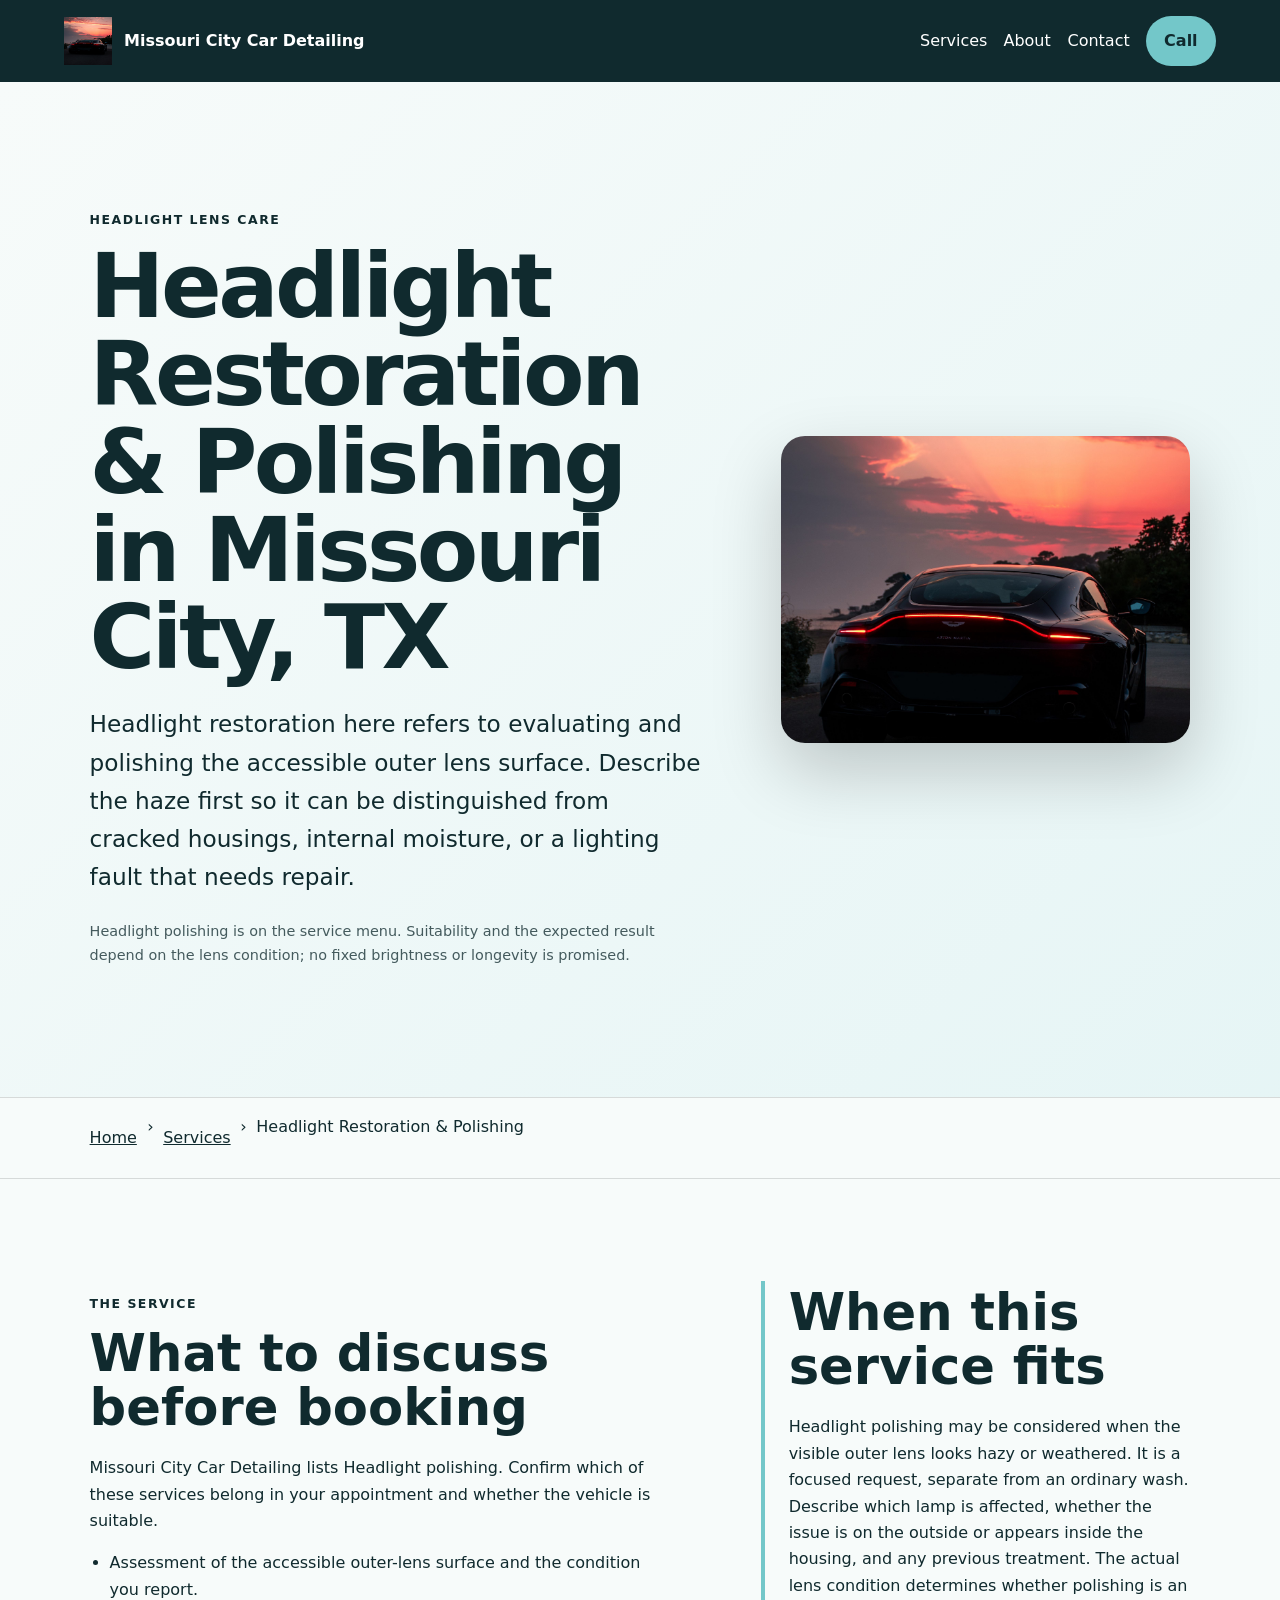
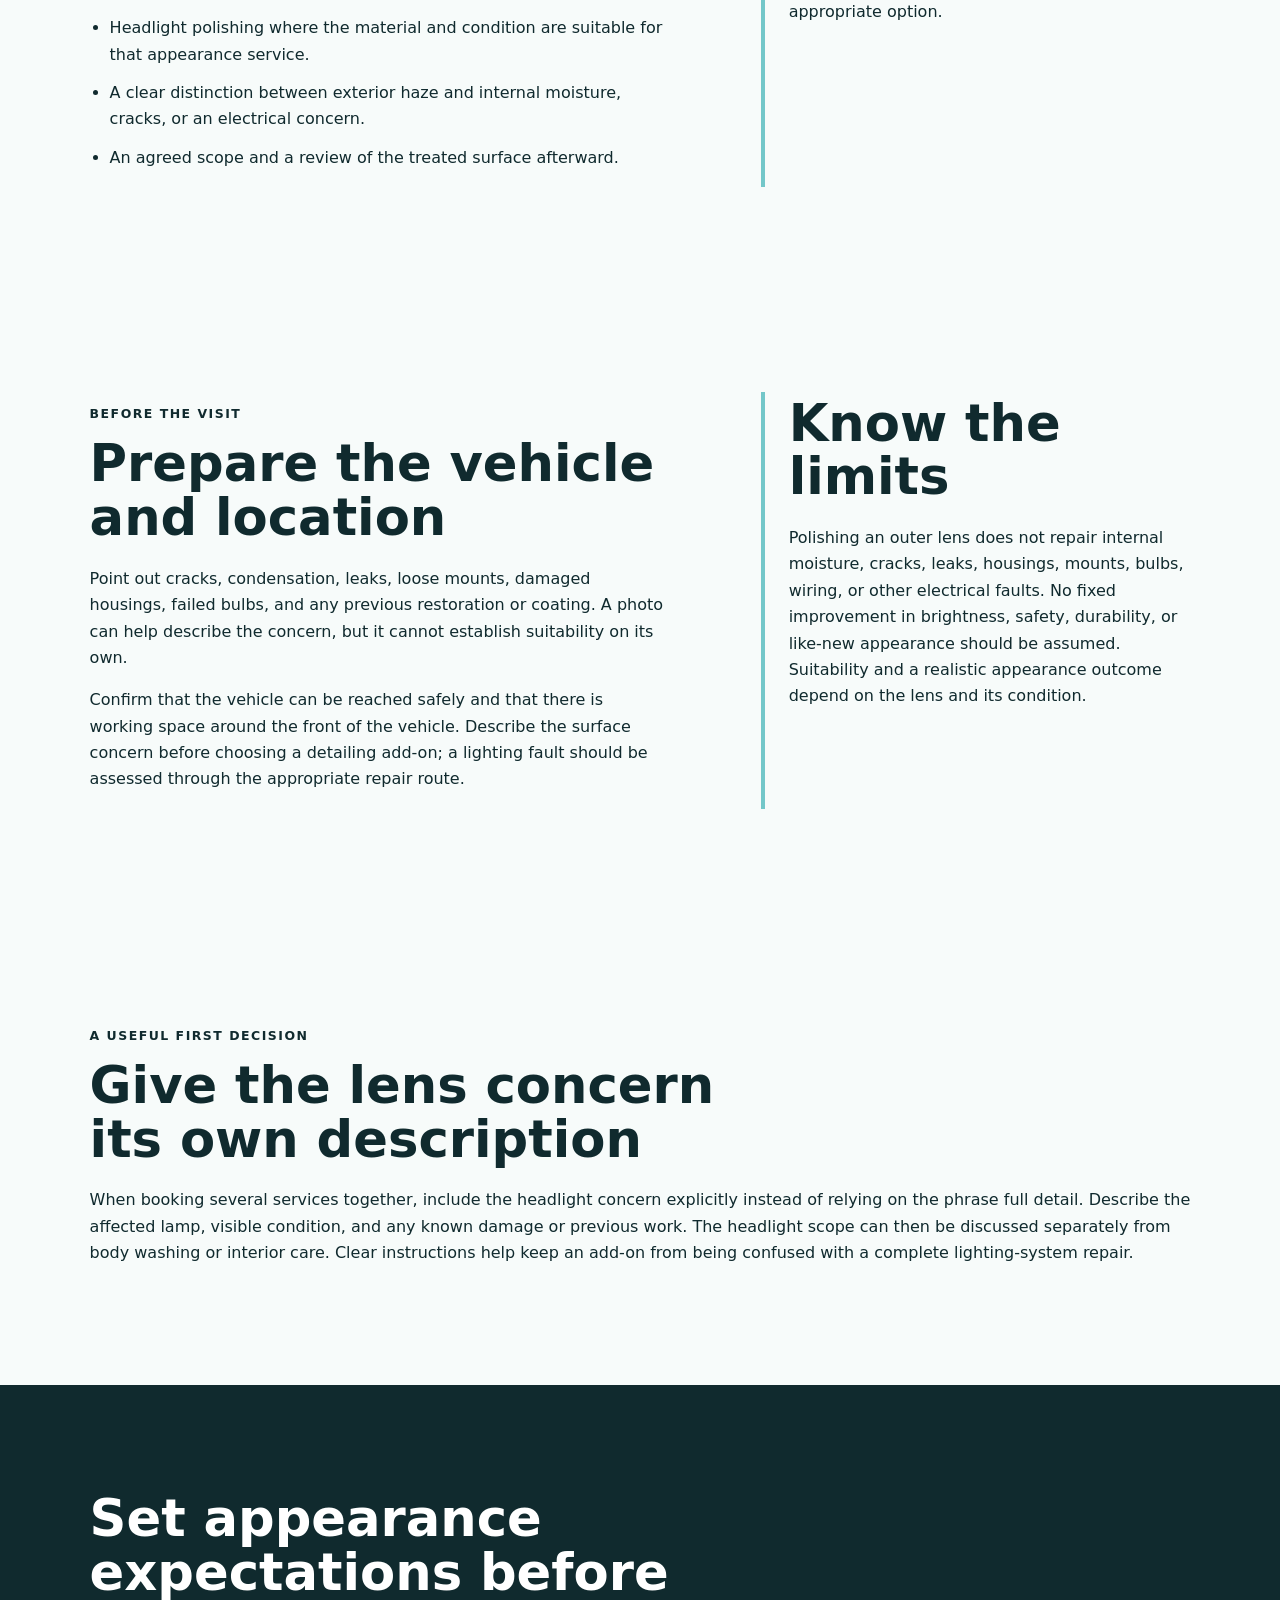
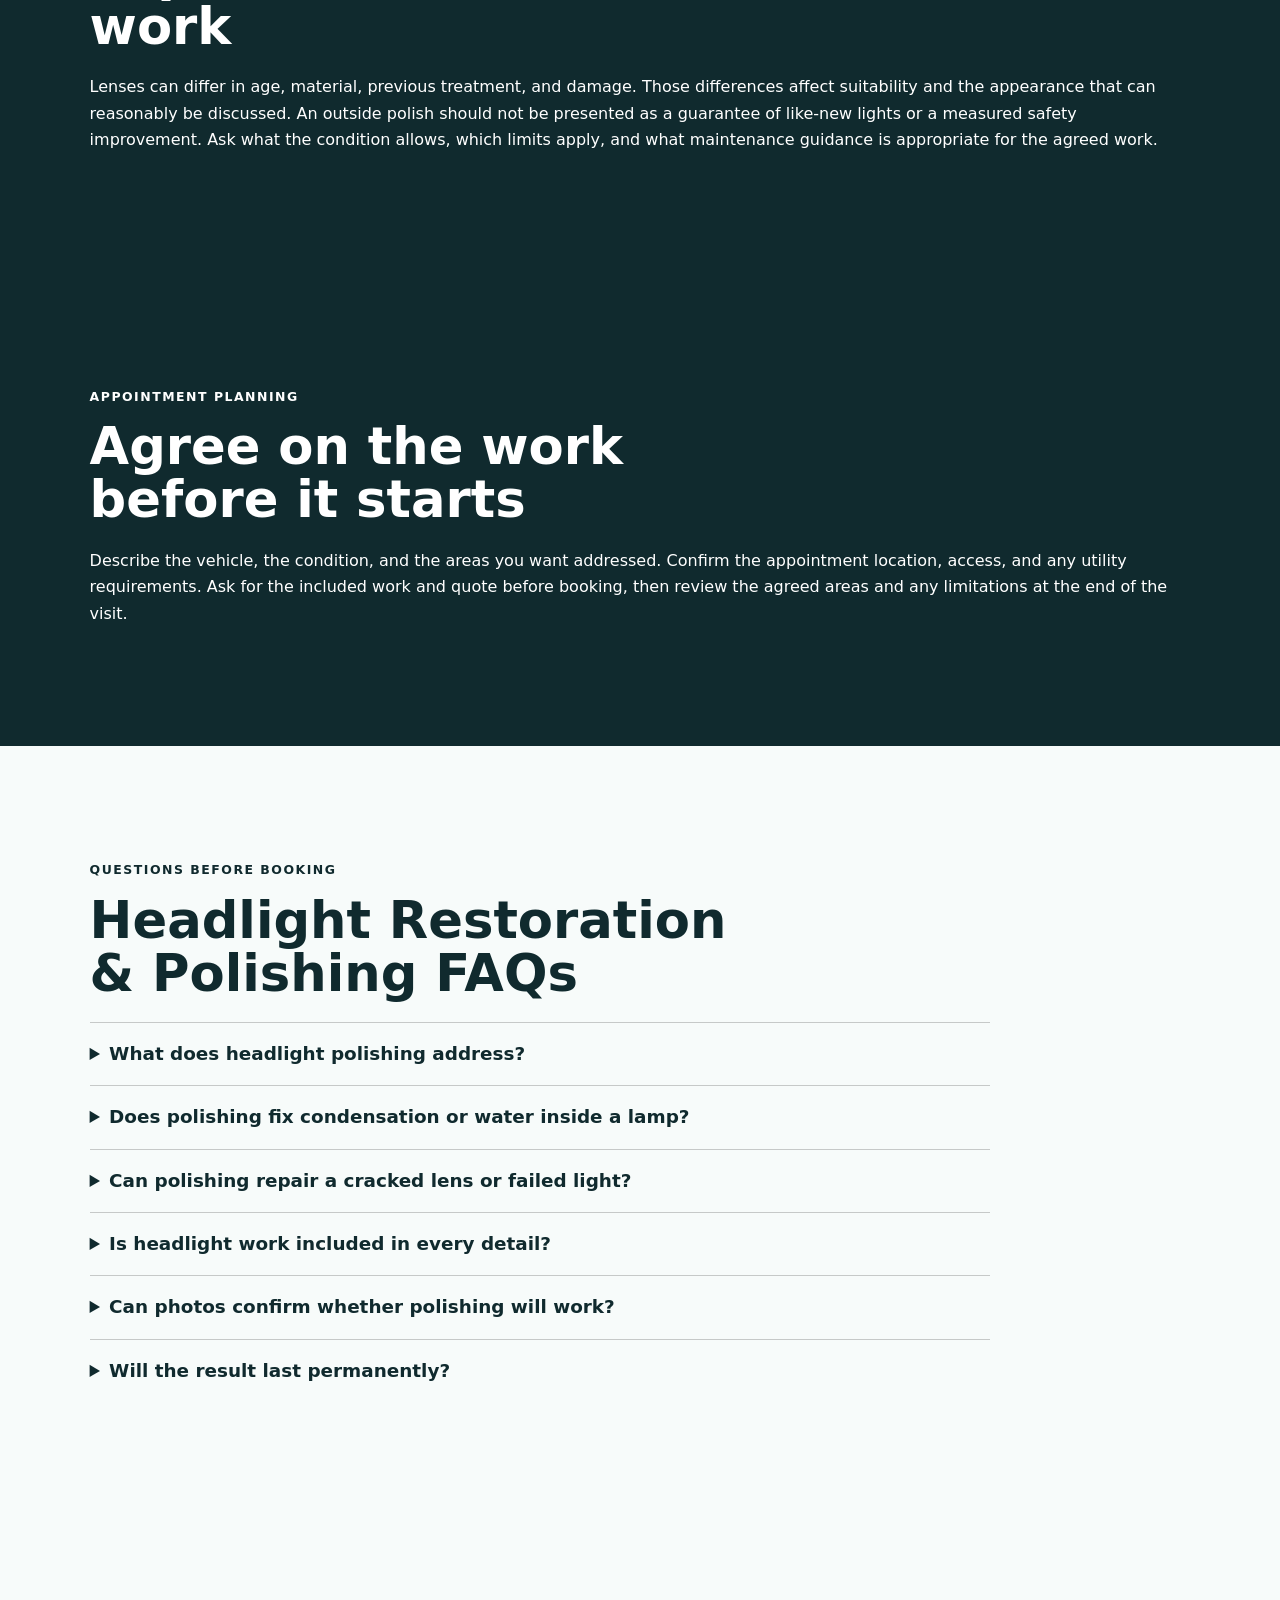
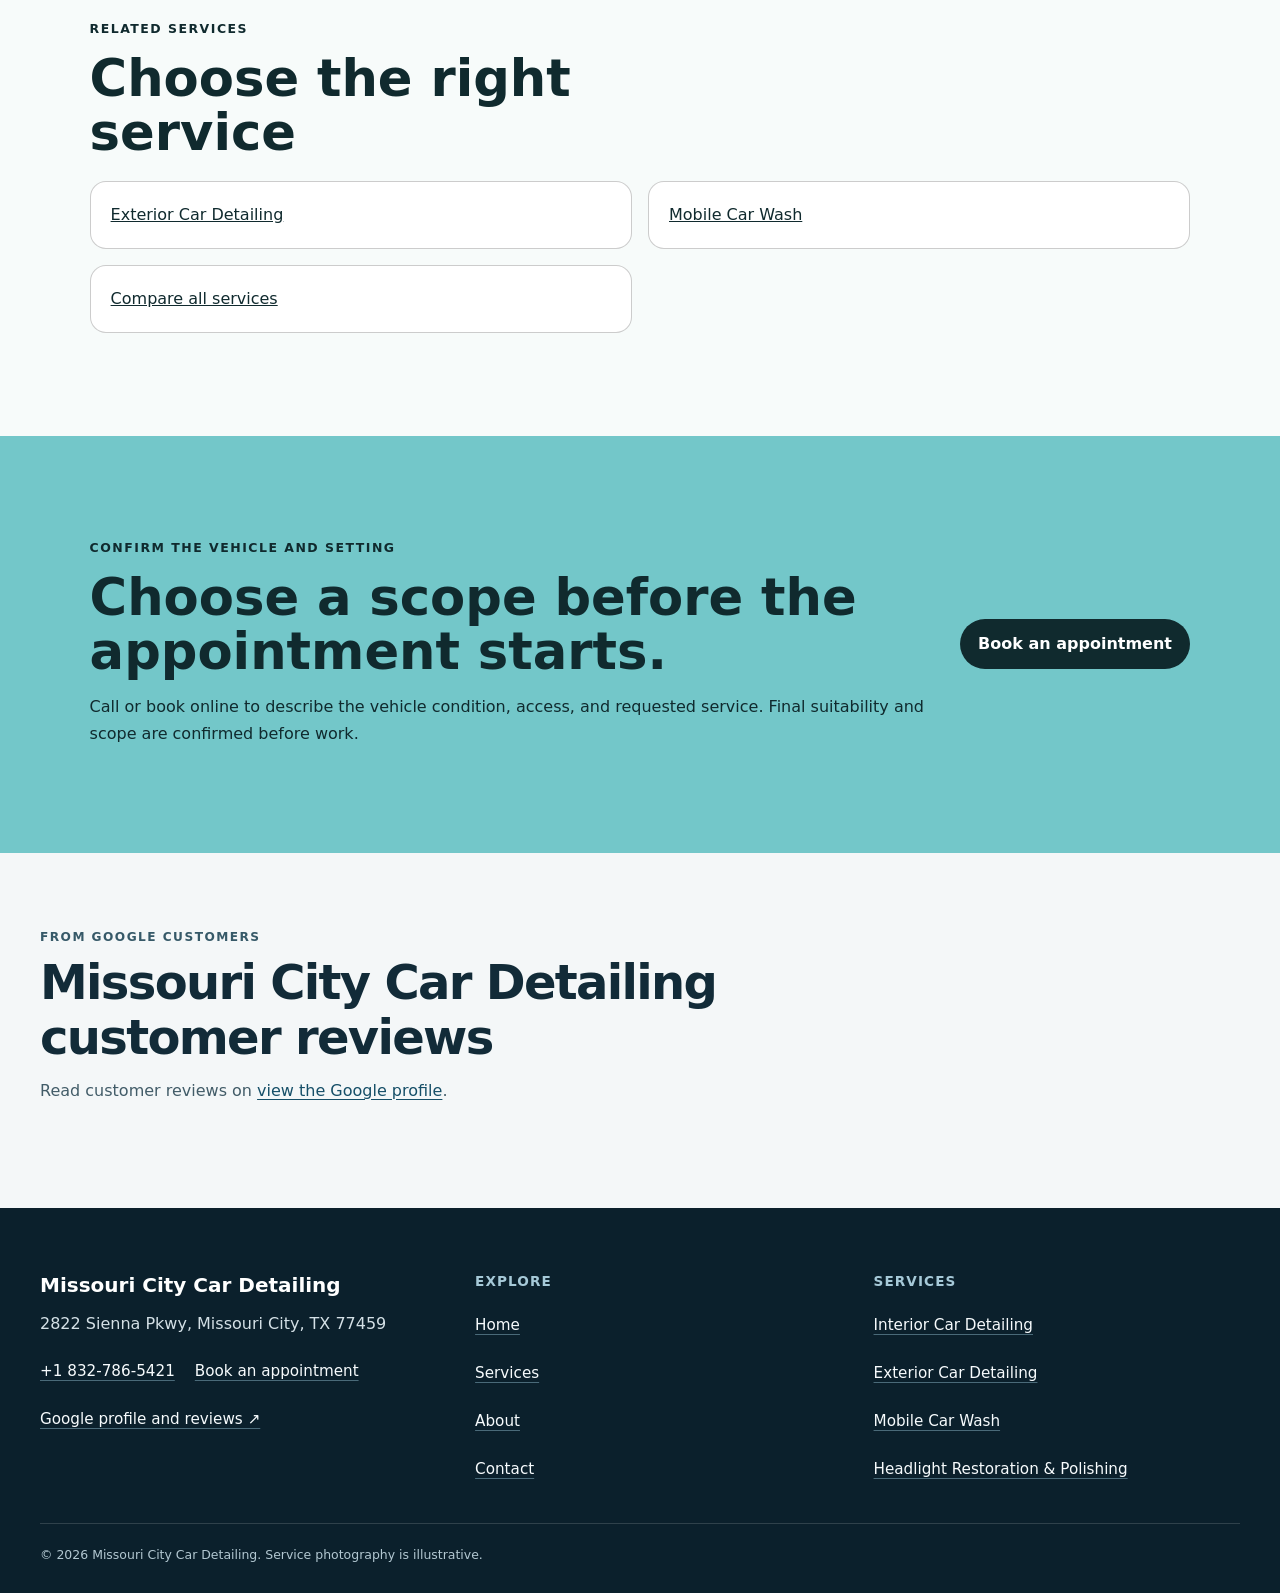
<file: services/headlight-restoration/index.html>
<!doctype html>
<html lang="en"><head>
  <meta charset="utf-8"><meta name="viewport" content="width=device-width,initial-scale=1">
  <title>Headlight Restoration &amp; Polishing in Missouri City, TX | Missouri City Car Detailing</title>
  <meta name="description" content="Plan headlight restoration and polishing with Missouri City Car Detailing in Missouri City: documented scope, vehicle preparation, access checks, and limitations.">
  <meta name="robots" content="index, follow, max-image-preview:large, max-snippet:-1">
  <link rel="canonical" href="https://missouricitycardetailing.shop/services/headlight-restoration/">
  <meta property="og:type" content="website"><meta property="og:title" content="Headlight Restoration &amp; Polishing in Missouri City, TX | Missouri City Car Detailing">
  <meta property="og:description" content="Plan headlight restoration and polishing with Missouri City Car Detailing in Missouri City: documented scope, vehicle preparation, access checks, and limitations."><meta property="og:url" content="https://missouricitycardetailing.shop/services/headlight-restoration/">
  <meta property="og:image" content="https://missouricitycardetailing.shop/assets/hero-foam-car.jpg"><meta name="twitter:card" content="summary_large_image">
  <link rel="icon" href="/assets/favicon.svg"><link rel="stylesheet" href="/seo-pages.css"><script type="application/ld+json">{
  "@context": "https://schema.org",
  "@graph": [
    {
      "@type": "BreadcrumbList",
      "@id": "https://missouricitycardetailing.shop/services/headlight-restoration/#breadcrumb",
      "itemListElement": [
        {
          "@type": "ListItem",
          "position": 1,
          "name": "Home",
          "item": "https://missouricitycardetailing.shop/"
        },
        {
          "@type": "ListItem",
          "position": 2,
          "name": "Services",
          "item": "https://missouricitycardetailing.shop/services/"
        },
        {
          "@type": "ListItem",
          "position": 3,
          "name": "Headlight Restoration & Polishing",
          "item": "https://missouricitycardetailing.shop/services/headlight-restoration/"
        }
      ]
    },
    {
      "@type": "WebPage",
      "@id": "https://missouricitycardetailing.shop/services/headlight-restoration/#webpage",
      "url": "https://missouricitycardetailing.shop/services/headlight-restoration/",
      "name": "Headlight Restoration & Polishing in Missouri City, TX | Missouri City Car Detailing",
      "description": "Plan headlight restoration and polishing with Missouri City Car Detailing in Missouri City: documented scope, vehicle preparation, access checks, and limitations.",
      "breadcrumb": {
        "@id": "https://missouricitycardetailing.shop/services/headlight-restoration/#breadcrumb"
      },
      "isPartOf": {
        "@id": "https://missouricitycardetailing.shop/#website"
      },
      "about": {
        "@id": "https://missouricitycardetailing.shop/#business"
      }
    },
    {
      "@type": "Service",
      "@id": "https://missouricitycardetailing.shop/services/headlight-restoration/#service",
      "name": "Headlight Restoration & Polishing",
      "serviceType": "headlight restoration and polishing",
      "url": "https://missouricitycardetailing.shop/services/headlight-restoration/",
      "description": "Headlight polishing is a focused appearance service for suitable exterior lens surfaces; it is assessed separately from a full wash or complete detail.",
      "provider": {
        "@id": "https://missouricitycardetailing.shop/#business"
      },
      "areaServed": {
        "@type": "City",
        "name": "Missouri City"
      }
    },
    {
      "@type": "ImageObject",
      "@id": "https://missouricitycardetailing.shop/services/headlight-restoration/#primaryimage",
      "contentUrl": "https://missouricitycardetailing.shop/assets/hero-foam-car.jpg",
      "caption": "Illustrative detailing artwork for Missouri City Car Detailing",
      "representativeOfPage": true
    }
  ]
}</script>
<link rel="stylesheet" href="/portfolio-components.css">
</head><body style="--pilot-accent:#73c7c9;--pilot-dark:#102a2e;--pilot-paper:#f7fbfa">
<a class="skip-link" href="#content">Skip to content</a>
<header class="pilot-header"><a class="pilot-brand" href="/"><img src="/assets/hero-foam-car.jpg" width="48" height="48" alt=""><span>Missouri City Car Detailing</span></a>
<nav aria-label="Primary navigation"><a href="/services/">Services</a><a href="/about/">About</a><a href="/contact/">Contact</a><a class="pilot-call" href="tel:+18327865421">Call</a></nav></header>
<main id="content"><section class="pilot-hero"><div><p class="eyebrow">Headlight lens care</p><h1>Headlight Restoration &amp; Polishing in Missouri City, TX</h1><p class="pilot-answer">Headlight restoration here refers to evaluating and polishing the accessible outer lens surface. Describe the haze first so it can be distinguished from cracked housings, internal moisture, or a lighting fault that needs repair.</p><p class="pilot-proof">Headlight polishing is on the service menu. Suitability and the expected result depend on the lens condition; no fixed brightness or longevity is promised.</p></div><img alt="Illustrative detailing artwork for Missouri City Car Detailing" fetchpriority="high" height="720" src="/assets/hero-foam-car.jpg" width="960"/></section>
<nav aria-label="Breadcrumb" class="breadcrumbs"><a href="/">Home</a><span>›</span><a href="/services/">Services</a><span>›</span><span>Headlight Restoration &amp; Polishing</span></nav>
<section class="pilot-section pilot-grid"><div><p class="eyebrow">The service</p><h2>What to discuss before booking</h2><p>Missouri City Car Detailing lists Headlight polishing. Confirm which of these services belong in your appointment and whether the vehicle is suitable.</p><ul class="checklist"><li>Assessment of the accessible outer-lens surface and the condition you report.</li><li>Headlight polishing where the material and condition are suitable for that appearance service.</li><li>A clear distinction between exterior haze and internal moisture, cracks, or an electrical concern.</li><li>An agreed scope and a review of the treated surface afterward.</li></ul></div><aside><h2>When this service fits</h2><p>Headlight polishing may be considered when the visible outer lens looks hazy or weathered. It is a focused request, separate from an ordinary wash. Describe which lamp is affected, whether the issue is on the outside or appears inside the housing, and any previous treatment. The actual lens condition determines whether polishing is an appropriate option.</p></aside></section>
<section class="pilot-section pilot-grid"><div><p class="eyebrow">Before the visit</p><h2>Prepare the vehicle and location</h2><p>Point out cracks, condensation, leaks, loose mounts, damaged housings, failed bulbs, and any previous restoration or coating. A photo can help describe the concern, but it cannot establish suitability on its own.</p><p>Confirm that the vehicle can be reached safely and that there is working space around the front of the vehicle. Describe the surface concern before choosing a detailing add-on; a lighting fault should be assessed through the appropriate repair route.</p></div><aside><h2>Know the limits</h2><p>Polishing an outer lens does not repair internal moisture, cracks, leaks, housings, mounts, bulbs, wiring, or other electrical faults. No fixed improvement in brightness, safety, durability, or like-new appearance should be assumed. Suitability and a realistic appearance outcome depend on the lens and its condition.</p></aside></section>
<section class="pilot-section"><p class="eyebrow">A useful first decision</p><h2>Give the lens concern its own description</h2><p>When booking several services together, include the headlight concern explicitly instead of relying on the phrase full detail. Describe the affected lamp, visible condition, and any known damage or previous work. The headlight scope can then be discussed separately from body washing or interior care. Clear instructions help keep an add-on from being confused with a complete lighting-system repair.</p></section><section class="pilot-section tone"><h2>Set appearance expectations before work</h2><p>Lenses can differ in age, material, previous treatment, and damage. Those differences affect suitability and the appearance that can reasonably be discussed. An outside polish should not be presented as a guarantee of like-new lights or a measured safety improvement. Ask what the condition allows, which limits apply, and what maintenance guidance is appropriate for the agreed work.</p></section>
<section class="pilot-section tone"><p class="eyebrow">Appointment planning</p><h2>Agree on the work before it starts</h2><p>Describe the vehicle, the condition, and the areas you want addressed. Confirm the appointment location, access, and any utility requirements. Ask for the included work and quote before booking, then review the agreed areas and any limitations at the end of the visit.</p></section>
<section class="pilot-section"><p class="eyebrow">Questions before booking</p><h2>Headlight Restoration &amp; Polishing FAQs</h2><div class="faq-list"><details><summary>What does headlight polishing address?</summary><p>It is an appearance service for suitable outer-lens surfaces. Exterior haze can be assessed for polishing, but the actual material and condition must be reviewed before work is agreed.</p></details><details><summary>Does polishing fix condensation or water inside a lamp?</summary><p>No. An exterior polish does not fix internal moisture, a leak, or a damaged housing. Describe those signs before booking so a different repair need is not mistaken for surface haze.</p></details><details><summary>Can polishing repair a cracked lens or failed light?</summary><p>No. Cracks, loose mounts, failed bulbs, wiring faults, and similar damage are different repair paths. Headlight polishing should not be represented as a substitute.</p></details><details><summary>Is headlight work included in every detail?</summary><p>No. It is separately listed on the menu. Confirm whether it is part of your quote and whether one or both lenses are being considered.</p></details><details><summary>Can photos confirm whether polishing will work?</summary><p>Photos can help describe visible haze or damage, but lighting and viewing angle can hide details. The actual condition still needs to be assessed before suitability or a result is represented.</p></details><details><summary>Will the result last permanently?</summary><p>No fixed lifetime should be assumed. Lens condition, prior treatment, and the agreed work affect expectations. Ask about the intended result and any aftercare without relying on a permanence guarantee.</p></details></div></section>
<section class="pilot-section related"><p class="eyebrow">Related services</p><h2>Choose the right service</h2><div class="related-links"><a href="/services/exterior-car-detailing/">Exterior Car Detailing</a><a href="/services/mobile-car-wash/">Mobile Car Wash</a><a href="/services/">Compare all services</a></div></section>
<section class="pilot-cta"><div><p class="eyebrow">Confirm the vehicle and setting</p><h2>Choose a scope before the appointment starts.</h2><p>Call or book online to describe the vehicle condition, access, and requested service. Final suitability and scope are confirmed before work.</p></div><a class="pilot-button" href="/scheduling">Book an appointment</a></section>
<!-- PORTFOLIO-REVIEWS:START --><section class="portfolio-reviews" aria-labelledby="portfolio-reviews-title"><div class="portfolio-reviews__heading"><div><p class="portfolio-reviews__kicker">From Google customers</p><h2 id="portfolio-reviews-title">Missouri City Car Detailing customer reviews</h2><p class="portfolio-reviews__intro">Read customer reviews on <a href="https://www.google.com/maps?cid=15515191656116299109" target="_blank" rel="noopener noreferrer">view the Google profile</a>.</p></div></div></section><!-- PORTFOLIO-REVIEWS:END -->
</main><footer class="portfolio-footer"><div class="portfolio-footer__grid"><div><strong class="portfolio-footer__name">Missouri City Car Detailing</strong><address>2822 Sienna Pkwy, Missouri City, TX 77459</address><div class="portfolio-footer__contact"><a href="tel:+18327865421">+1 832-786-5421</a><a href="/scheduling">Book an appointment</a></div><a href="https://www.google.com/maps?cid=15515191656116299109" target="_blank" rel="noopener noreferrer">Google profile and reviews ↗</a></div><div><h2>Explore</h2><nav aria-label="Footer navigation"><a href="/">Home</a><a href="/services/">Services</a><a href="/about/">About</a><a href="/contact/">Contact</a></nav></div><div><h2>Services</h2><nav aria-label="Service pages"><a href="/services/interior-car-detailing/">Interior Car Detailing</a><a href="/services/exterior-car-detailing/">Exterior Car Detailing</a><a href="/services/mobile-car-wash/">Mobile Car Wash</a><a href="/services/headlight-restoration/">Headlight Restoration &amp; Polishing</a></nav></div></div><p class="portfolio-footer__bottom">© <span id="year">2026</span> Missouri City Car Detailing. Service photography is illustrative.</p></footer>
<script src="/portfolio-components.js" defer></script>
</body></html>
</file>
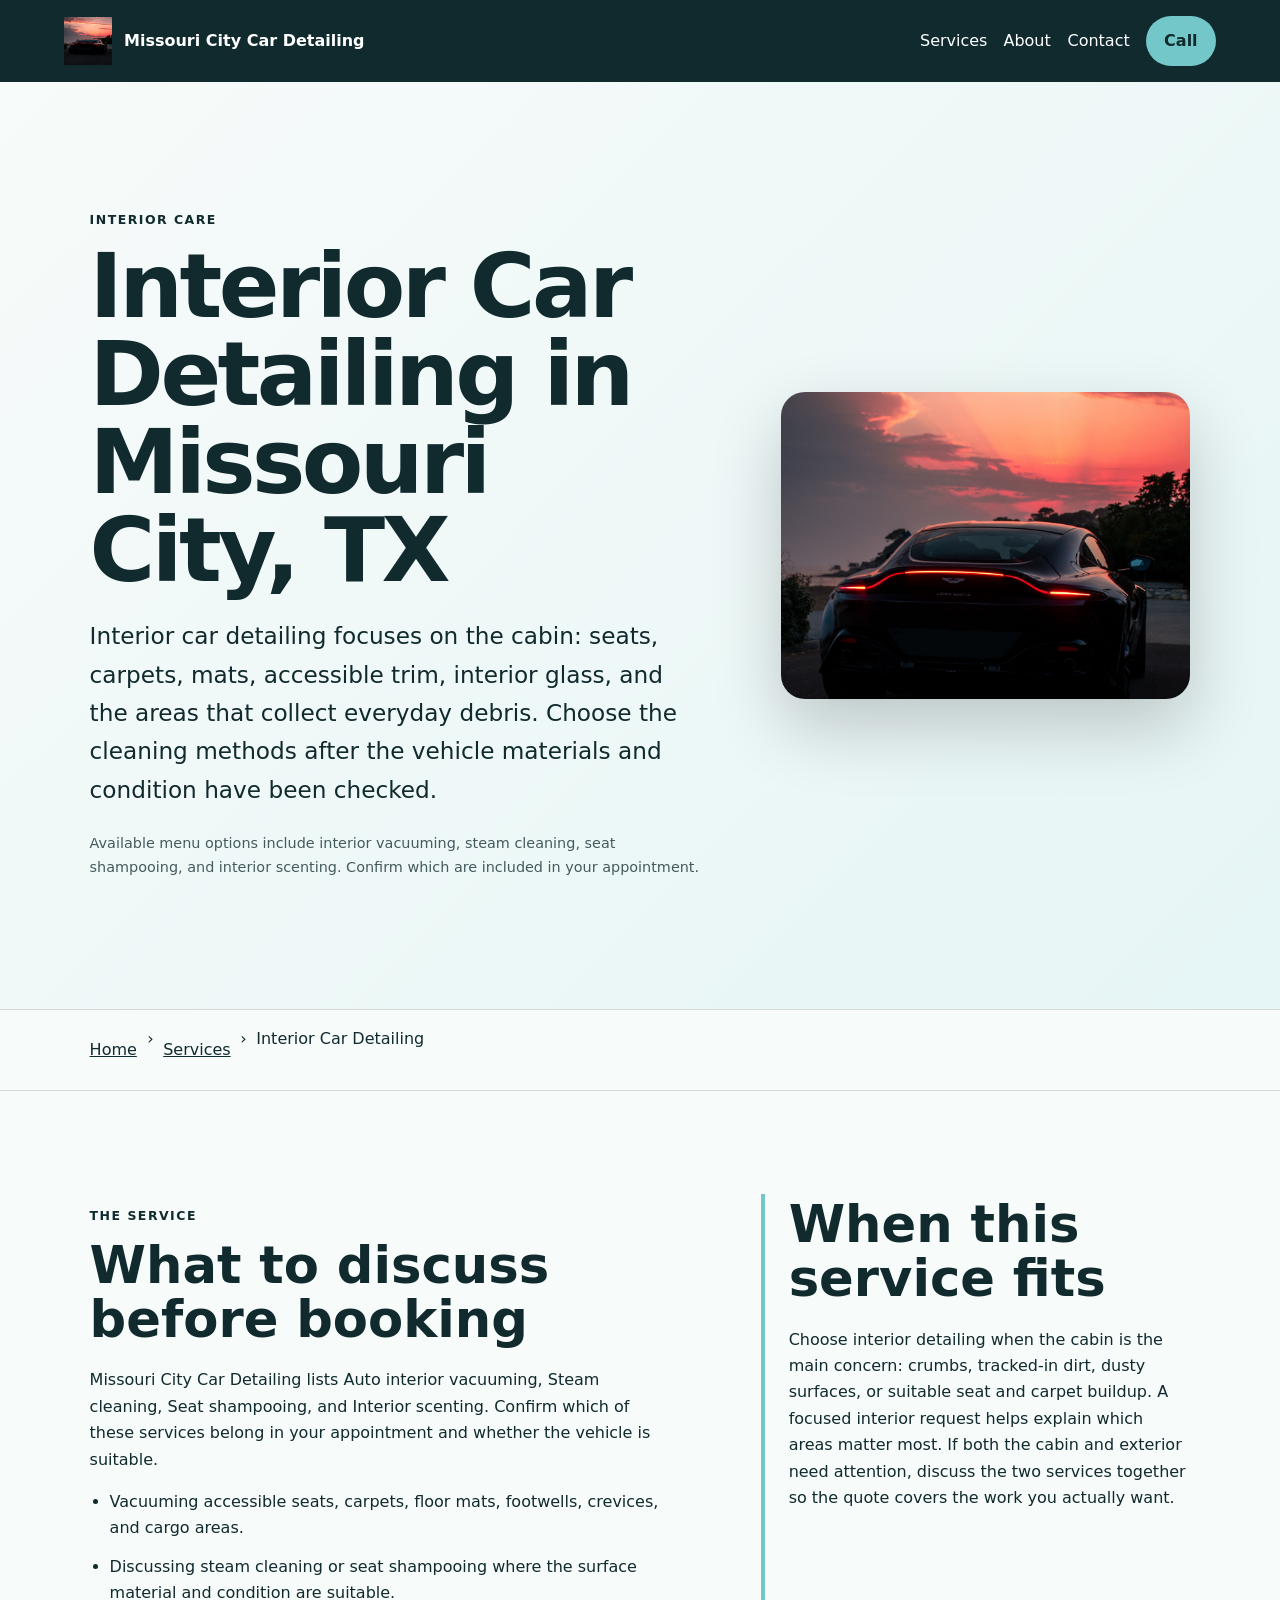
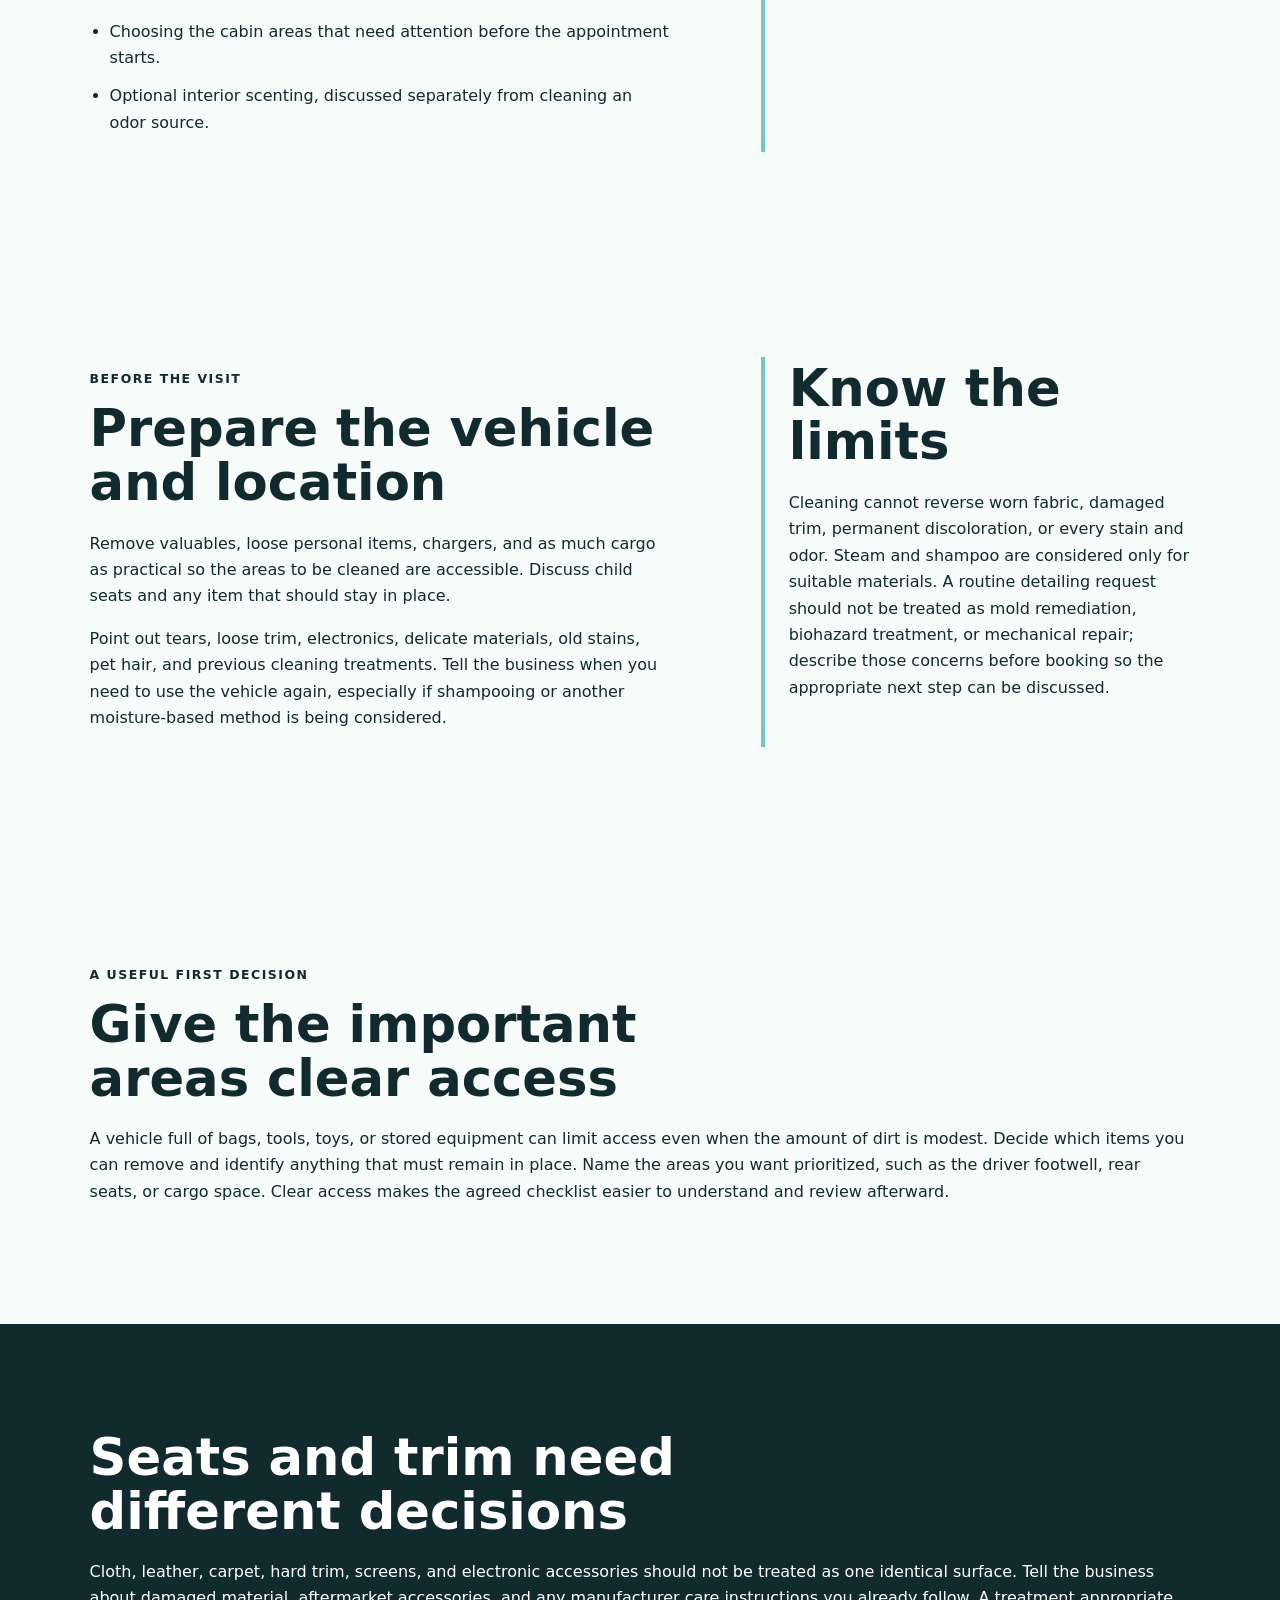
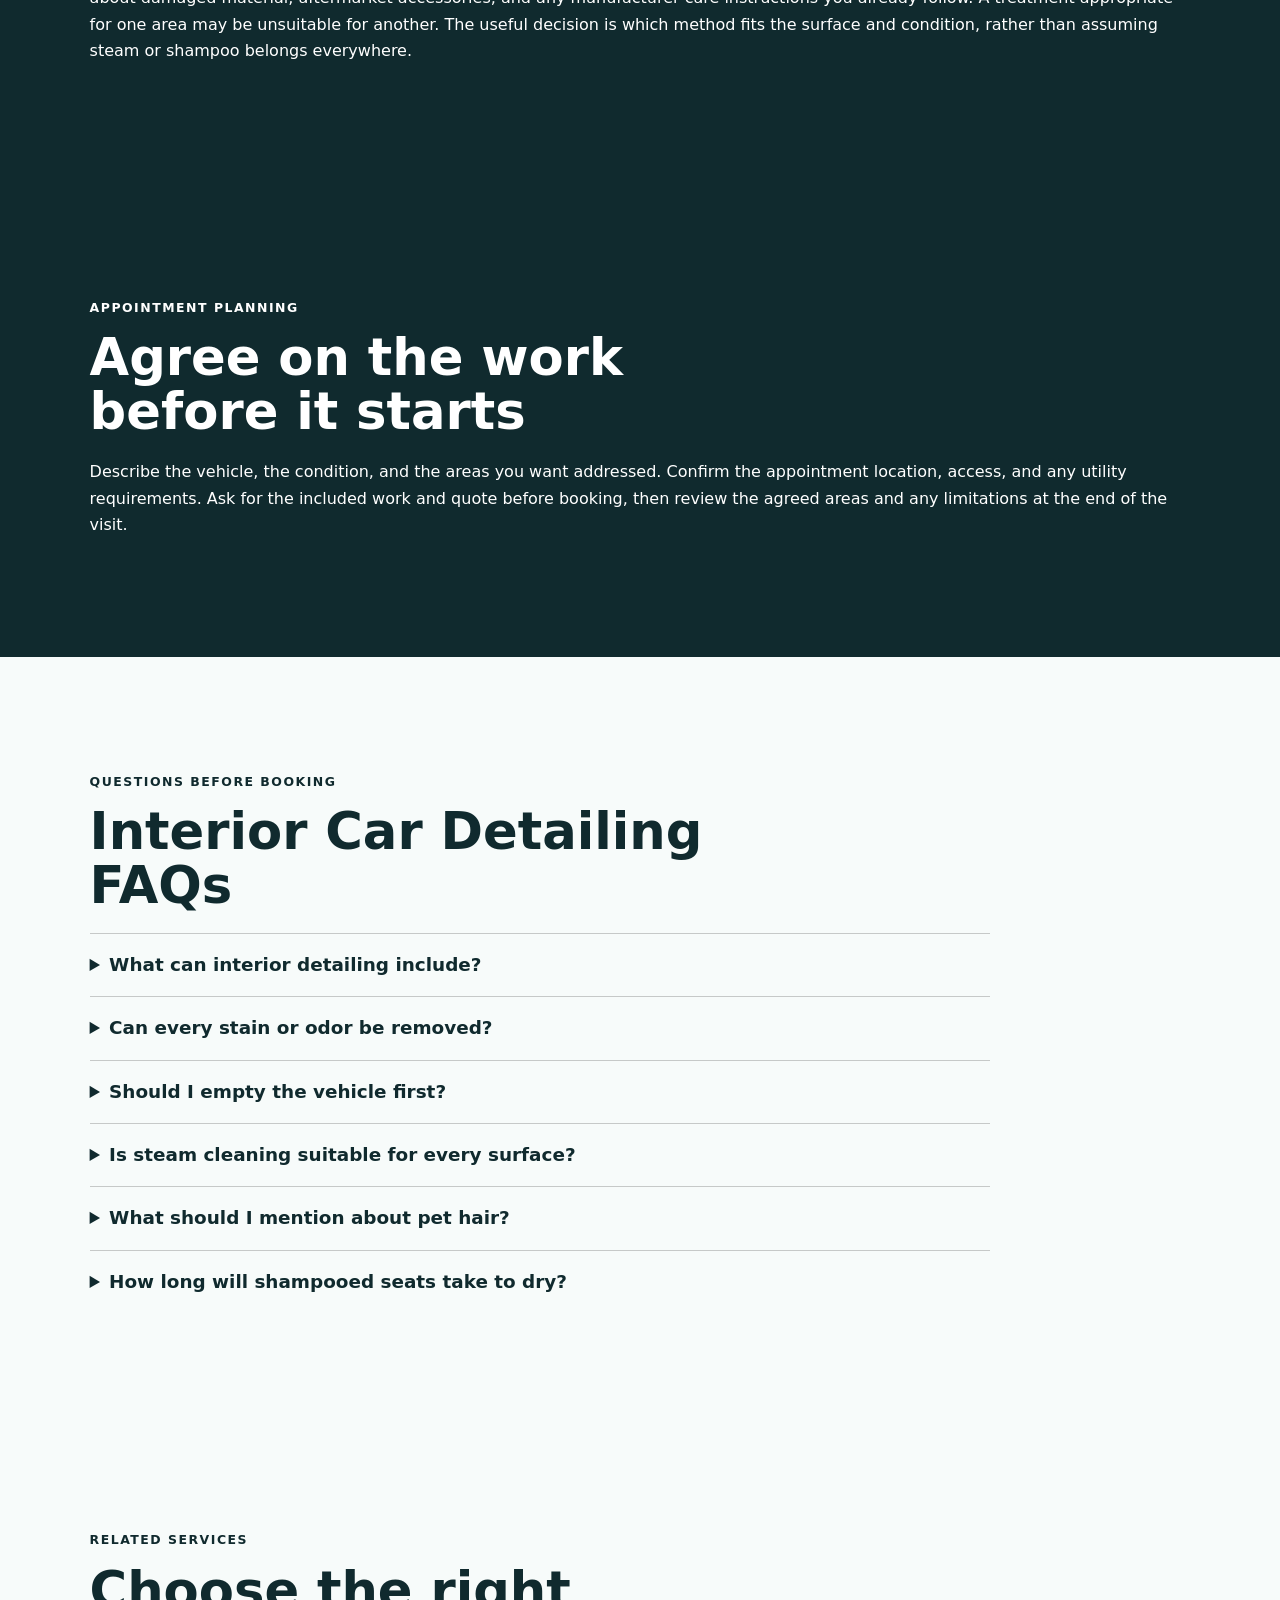
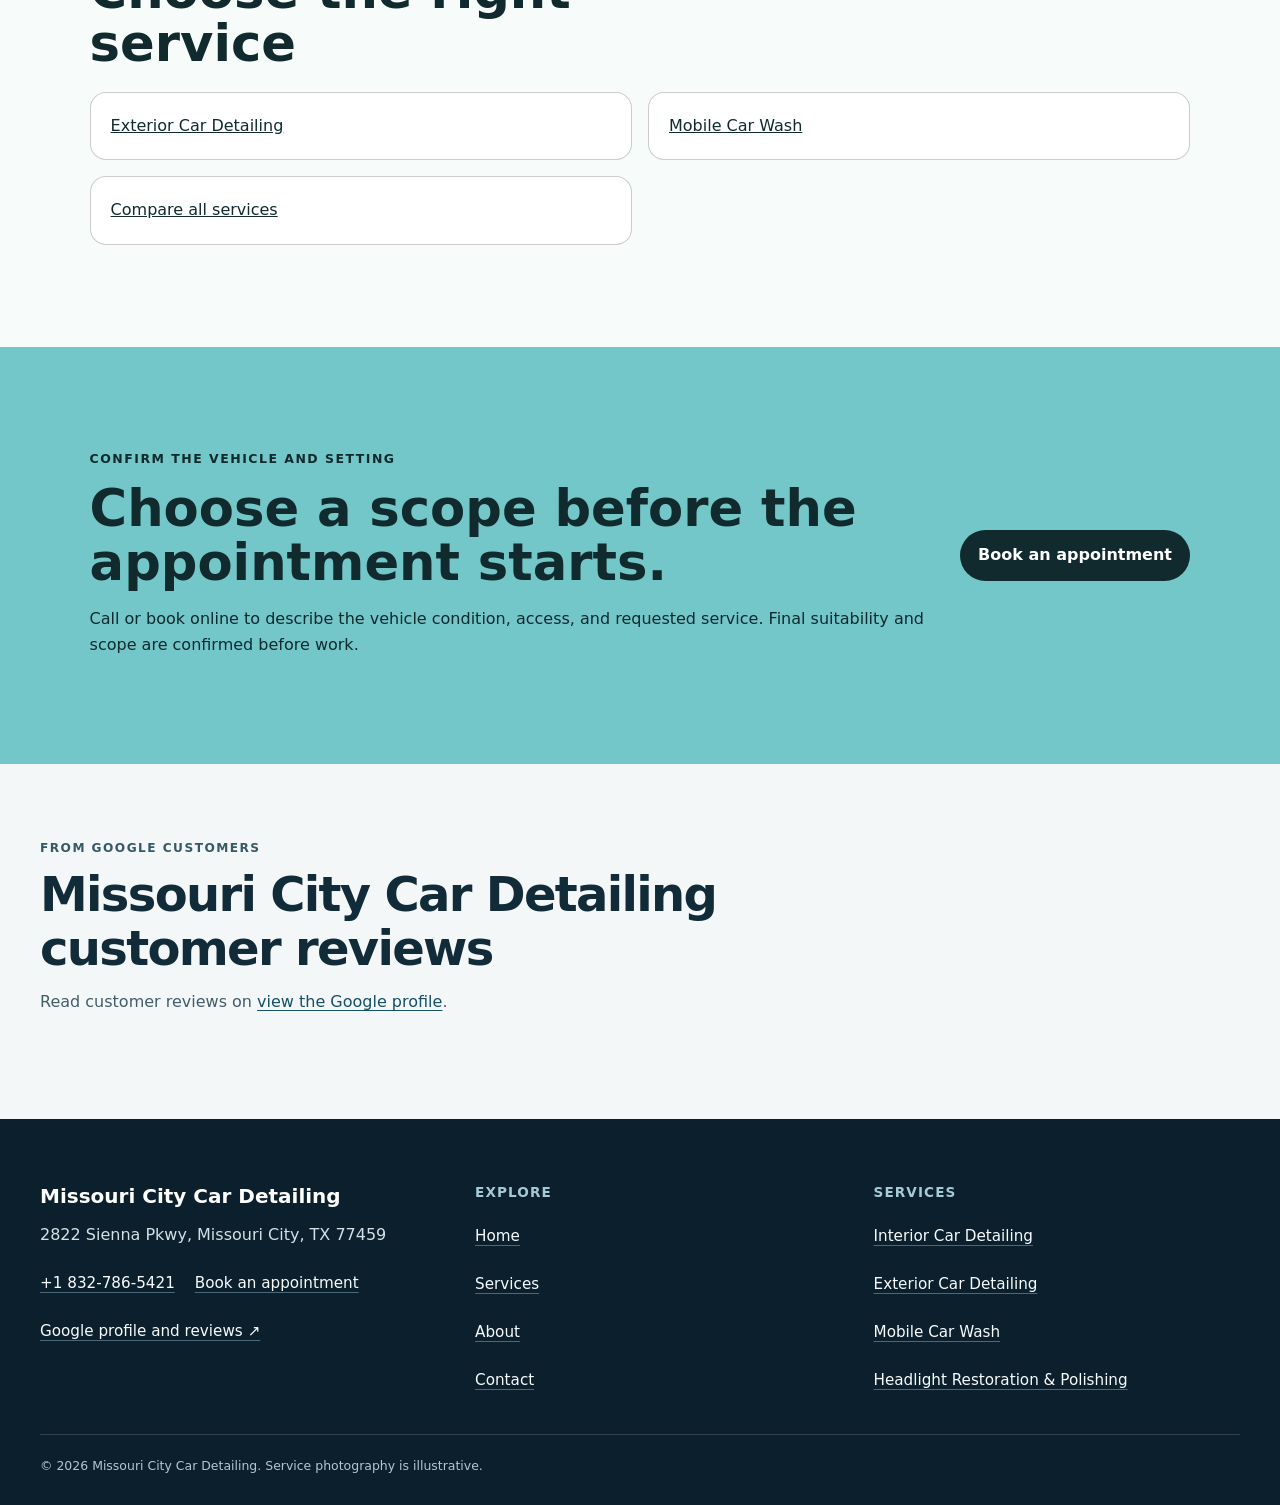
<file: services/interior-car-detailing/index.html>
<!doctype html>
<html lang="en"><head>
  <meta charset="utf-8"><meta name="viewport" content="width=device-width,initial-scale=1">
  <title>Interior Car Detailing in Missouri City, TX | Missouri City Car Detailing</title>
  <meta name="description" content="Plan interior car detailing with Missouri City Car Detailing in Missouri City: documented scope, vehicle preparation, access checks, and limitations.">
  <meta name="robots" content="index, follow, max-image-preview:large, max-snippet:-1">
  <link rel="canonical" href="https://missouricitycardetailing.shop/services/interior-car-detailing/">
  <meta property="og:type" content="website"><meta property="og:title" content="Interior Car Detailing in Missouri City, TX | Missouri City Car Detailing">
  <meta property="og:description" content="Plan interior car detailing with Missouri City Car Detailing in Missouri City: documented scope, vehicle preparation, access checks, and limitations."><meta property="og:url" content="https://missouricitycardetailing.shop/services/interior-car-detailing/">
  <meta property="og:image" content="https://missouricitycardetailing.shop/assets/hero-foam-car.jpg"><meta name="twitter:card" content="summary_large_image">
  <link rel="icon" href="/assets/favicon.svg"><link rel="stylesheet" href="/seo-pages.css"><script type="application/ld+json">{
  "@context": "https://schema.org",
  "@graph": [
    {
      "@type": "BreadcrumbList",
      "@id": "https://missouricitycardetailing.shop/services/interior-car-detailing/#breadcrumb",
      "itemListElement": [
        {
          "@type": "ListItem",
          "position": 1,
          "name": "Home",
          "item": "https://missouricitycardetailing.shop/"
        },
        {
          "@type": "ListItem",
          "position": 2,
          "name": "Services",
          "item": "https://missouricitycardetailing.shop/services/"
        },
        {
          "@type": "ListItem",
          "position": 3,
          "name": "Interior Car Detailing",
          "item": "https://missouricitycardetailing.shop/services/interior-car-detailing/"
        }
      ]
    },
    {
      "@type": "WebPage",
      "@id": "https://missouricitycardetailing.shop/services/interior-car-detailing/#webpage",
      "url": "https://missouricitycardetailing.shop/services/interior-car-detailing/",
      "name": "Interior Car Detailing in Missouri City, TX | Missouri City Car Detailing",
      "description": "Plan interior car detailing with Missouri City Car Detailing in Missouri City: documented scope, vehicle preparation, access checks, and limitations.",
      "breadcrumb": {
        "@id": "https://missouricitycardetailing.shop/services/interior-car-detailing/#breadcrumb"
      },
      "isPartOf": {
        "@id": "https://missouricitycardetailing.shop/#website"
      },
      "about": {
        "@id": "https://missouricitycardetailing.shop/#business"
      }
    },
    {
      "@type": "Service",
      "@id": "https://missouricitycardetailing.shop/services/interior-car-detailing/#service",
      "name": "Interior Car Detailing",
      "serviceType": "interior car detailing",
      "url": "https://missouricitycardetailing.shop/services/interior-car-detailing/",
      "description": "Interior car detailing focuses on the cabin: visible debris, carpets, floor mats, seats, footwells, crevices, cargo areas, and suitable high-use surfaces.",
      "provider": {
        "@id": "https://missouricitycardetailing.shop/#business"
      },
      "areaServed": {
        "@type": "City",
        "name": "Missouri City"
      }
    },
    {
      "@type": "ImageObject",
      "@id": "https://missouricitycardetailing.shop/services/interior-car-detailing/#primaryimage",
      "contentUrl": "https://missouricitycardetailing.shop/assets/hero-foam-car.jpg",
      "caption": "Illustrative detailing artwork for Missouri City Car Detailing",
      "representativeOfPage": true
    }
  ]
}</script>
<link rel="stylesheet" href="/portfolio-components.css">
</head><body style="--pilot-accent:#73c7c9;--pilot-dark:#102a2e;--pilot-paper:#f7fbfa">
<a class="skip-link" href="#content">Skip to content</a>
<header class="pilot-header"><a class="pilot-brand" href="/"><img src="/assets/hero-foam-car.jpg" width="48" height="48" alt=""><span>Missouri City Car Detailing</span></a>
<nav aria-label="Primary navigation"><a href="/services/">Services</a><a href="/about/">About</a><a href="/contact/">Contact</a><a class="pilot-call" href="tel:+18327865421">Call</a></nav></header>
<main id="content"><section class="pilot-hero"><div><p class="eyebrow">Interior care</p><h1>Interior Car Detailing in Missouri City, TX</h1><p class="pilot-answer">Interior car detailing focuses on the cabin: seats, carpets, mats, accessible trim, interior glass, and the areas that collect everyday debris. Choose the cleaning methods after the vehicle materials and condition have been checked.</p><p class="pilot-proof">Available menu options include interior vacuuming, steam cleaning, seat shampooing, and interior scenting. Confirm which are included in your appointment.</p></div><img alt="Illustrative detailing artwork for Missouri City Car Detailing" fetchpriority="high" height="720" src="/assets/hero-foam-car.jpg" width="960"/></section>
<nav aria-label="Breadcrumb" class="breadcrumbs"><a href="/">Home</a><span>›</span><a href="/services/">Services</a><span>›</span><span>Interior Car Detailing</span></nav>
<section class="pilot-section pilot-grid"><div><p class="eyebrow">The service</p><h2>What to discuss before booking</h2><p>Missouri City Car Detailing lists Auto interior vacuuming, Steam cleaning, Seat shampooing, and Interior scenting. Confirm which of these services belong in your appointment and whether the vehicle is suitable.</p><ul class="checklist"><li>Vacuuming accessible seats, carpets, floor mats, footwells, crevices, and cargo areas.</li><li>Discussing steam cleaning or seat shampooing where the surface material and condition are suitable.</li><li>Choosing the cabin areas that need attention before the appointment starts.</li><li>Optional interior scenting, discussed separately from cleaning an odor source.</li></ul></div><aside><h2>When this service fits</h2><p>Choose interior detailing when the cabin is the main concern: crumbs, tracked-in dirt, dusty surfaces, or suitable seat and carpet buildup. A focused interior request helps explain which areas matter most. If both the cabin and exterior need attention, discuss the two services together so the quote covers the work you actually want.</p></aside></section>
<section class="pilot-section pilot-grid"><div><p class="eyebrow">Before the visit</p><h2>Prepare the vehicle and location</h2><p>Remove valuables, loose personal items, chargers, and as much cargo as practical so the areas to be cleaned are accessible. Discuss child seats and any item that should stay in place.</p><p>Point out tears, loose trim, electronics, delicate materials, old stains, pet hair, and previous cleaning treatments. Tell the business when you need to use the vehicle again, especially if shampooing or another moisture-based method is being considered.</p></div><aside><h2>Know the limits</h2><p>Cleaning cannot reverse worn fabric, damaged trim, permanent discoloration, or every stain and odor. Steam and shampoo are considered only for suitable materials. A routine detailing request should not be treated as mold remediation, biohazard treatment, or mechanical repair; describe those concerns before booking so the appropriate next step can be discussed.</p></aside></section>
<section class="pilot-section"><p class="eyebrow">A useful first decision</p><h2>Give the important areas clear access</h2><p>A vehicle full of bags, tools, toys, or stored equipment can limit access even when the amount of dirt is modest. Decide which items you can remove and identify anything that must remain in place. Name the areas you want prioritized, such as the driver footwell, rear seats, or cargo space. Clear access makes the agreed checklist easier to understand and review afterward.</p></section><section class="pilot-section tone"><h2>Seats and trim need different decisions</h2><p>Cloth, leather, carpet, hard trim, screens, and electronic accessories should not be treated as one identical surface. Tell the business about damaged material, aftermarket accessories, and any manufacturer care instructions you already follow. A treatment appropriate for one area may be unsuitable for another. The useful decision is which method fits the surface and condition, rather than assuming steam or shampoo belongs everywhere.</p></section>
<section class="pilot-section tone"><p class="eyebrow">Appointment planning</p><h2>Agree on the work before it starts</h2><p>Describe the vehicle, the condition, and the areas you want addressed. Confirm the appointment location, access, and any utility requirements. Ask for the included work and quote before booking, then review the agreed areas and any limitations at the end of the visit.</p></section>
<section class="pilot-section"><p class="eyebrow">Questions before booking</p><h2>Interior Car Detailing FAQs</h2><div class="faq-list"><details><summary>What can interior detailing include?</summary><p>The menu includes interior vacuuming, steam cleaning, seat shampooing, and interior scenting. The exact combination depends on the vehicle, the material, and the scope agreed before the visit; each method is not automatically included in every request.</p></details><details><summary>Can every stain or odor be removed?</summary><p>No result should be promised without assessing the material and cause. Old stains, prior treatments, permanent discoloration, and an inaccessible odor source can limit what cleaning achieves.</p></details><details><summary>Should I empty the vehicle first?</summary><p>Remove valuables and as many loose belongings as practical. Discuss child seats, cargo, and items that need to stay in place so access and priorities are clear.</p></details><details><summary>Is steam cleaning suitable for every surface?</summary><p>No. Steam is considered only for suitable materials and conditions. Tell the business about electronics, delicate trim, existing damage, and previous treatments before a method is agreed.</p></details><details><summary>What should I mention about pet hair?</summary><p>Describe how much hair is present, which areas are affected, and the seat or carpet material. Embedded hair can change the effort required, so discuss it before the scope and quote are confirmed.</p></details><details><summary>How long will shampooed seats take to dry?</summary><p>There is no single drying time for every vehicle. The treatment, material, airflow, and appointment conditions matter. Explain when the vehicle must return to use and confirm drying expectations before booking.</p></details></div></section>
<section class="pilot-section related"><p class="eyebrow">Related services</p><h2>Choose the right service</h2><div class="related-links"><a href="/services/exterior-car-detailing/">Exterior Car Detailing</a><a href="/services/mobile-car-wash/">Mobile Car Wash</a><a href="/services/">Compare all services</a></div></section>
<section class="pilot-cta"><div><p class="eyebrow">Confirm the vehicle and setting</p><h2>Choose a scope before the appointment starts.</h2><p>Call or book online to describe the vehicle condition, access, and requested service. Final suitability and scope are confirmed before work.</p></div><a class="pilot-button" href="/scheduling">Book an appointment</a></section>
<!-- PORTFOLIO-REVIEWS:START --><section class="portfolio-reviews" aria-labelledby="portfolio-reviews-title"><div class="portfolio-reviews__heading"><div><p class="portfolio-reviews__kicker">From Google customers</p><h2 id="portfolio-reviews-title">Missouri City Car Detailing customer reviews</h2><p class="portfolio-reviews__intro">Read customer reviews on <a href="https://www.google.com/maps?cid=15515191656116299109" target="_blank" rel="noopener noreferrer">view the Google profile</a>.</p></div></div></section><!-- PORTFOLIO-REVIEWS:END -->
</main><footer class="portfolio-footer"><div class="portfolio-footer__grid"><div><strong class="portfolio-footer__name">Missouri City Car Detailing</strong><address>2822 Sienna Pkwy, Missouri City, TX 77459</address><div class="portfolio-footer__contact"><a href="tel:+18327865421">+1 832-786-5421</a><a href="/scheduling">Book an appointment</a></div><a href="https://www.google.com/maps?cid=15515191656116299109" target="_blank" rel="noopener noreferrer">Google profile and reviews ↗</a></div><div><h2>Explore</h2><nav aria-label="Footer navigation"><a href="/">Home</a><a href="/services/">Services</a><a href="/about/">About</a><a href="/contact/">Contact</a></nav></div><div><h2>Services</h2><nav aria-label="Service pages"><a href="/services/interior-car-detailing/">Interior Car Detailing</a><a href="/services/exterior-car-detailing/">Exterior Car Detailing</a><a href="/services/mobile-car-wash/">Mobile Car Wash</a><a href="/services/headlight-restoration/">Headlight Restoration &amp; Polishing</a></nav></div></div><p class="portfolio-footer__bottom">© <span id="year">2026</span> Missouri City Car Detailing. Service photography is illustrative.</p></footer>
<script src="/portfolio-components.js" defer></script>
</body></html>
</file>
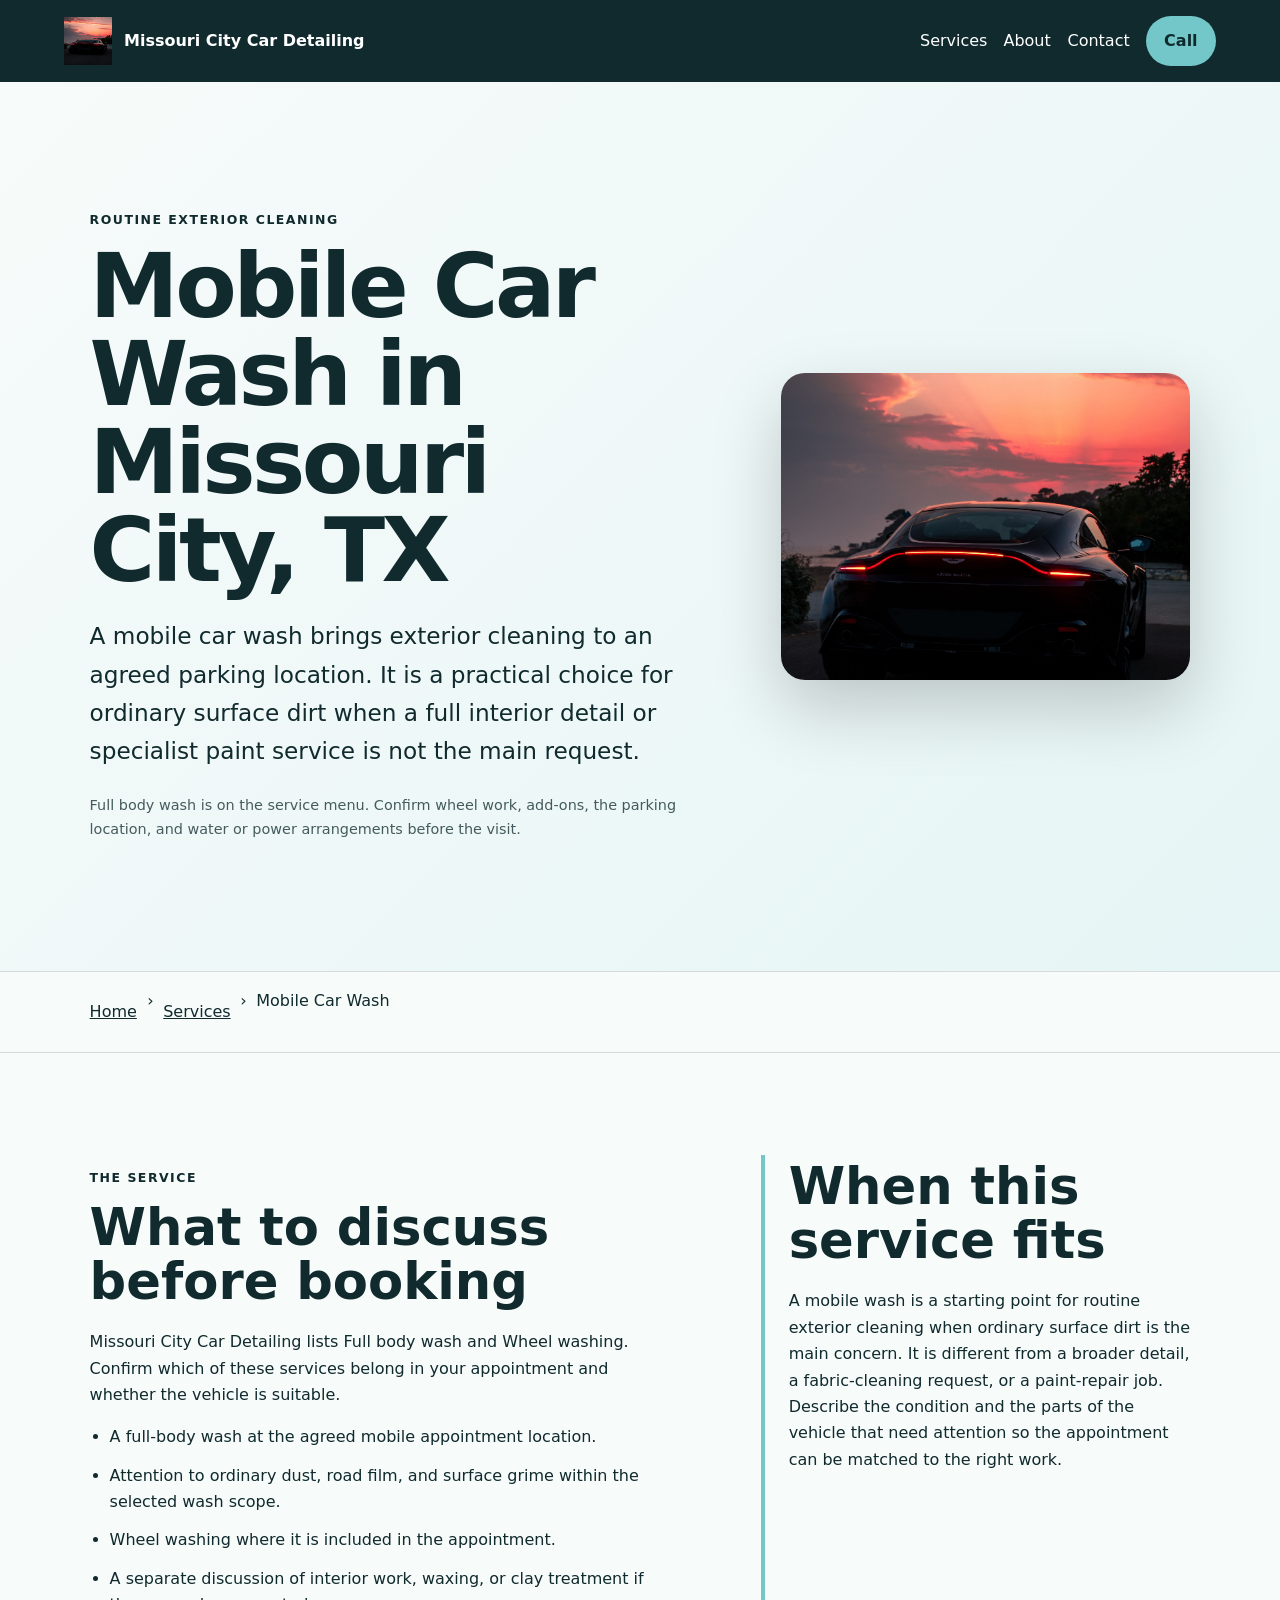
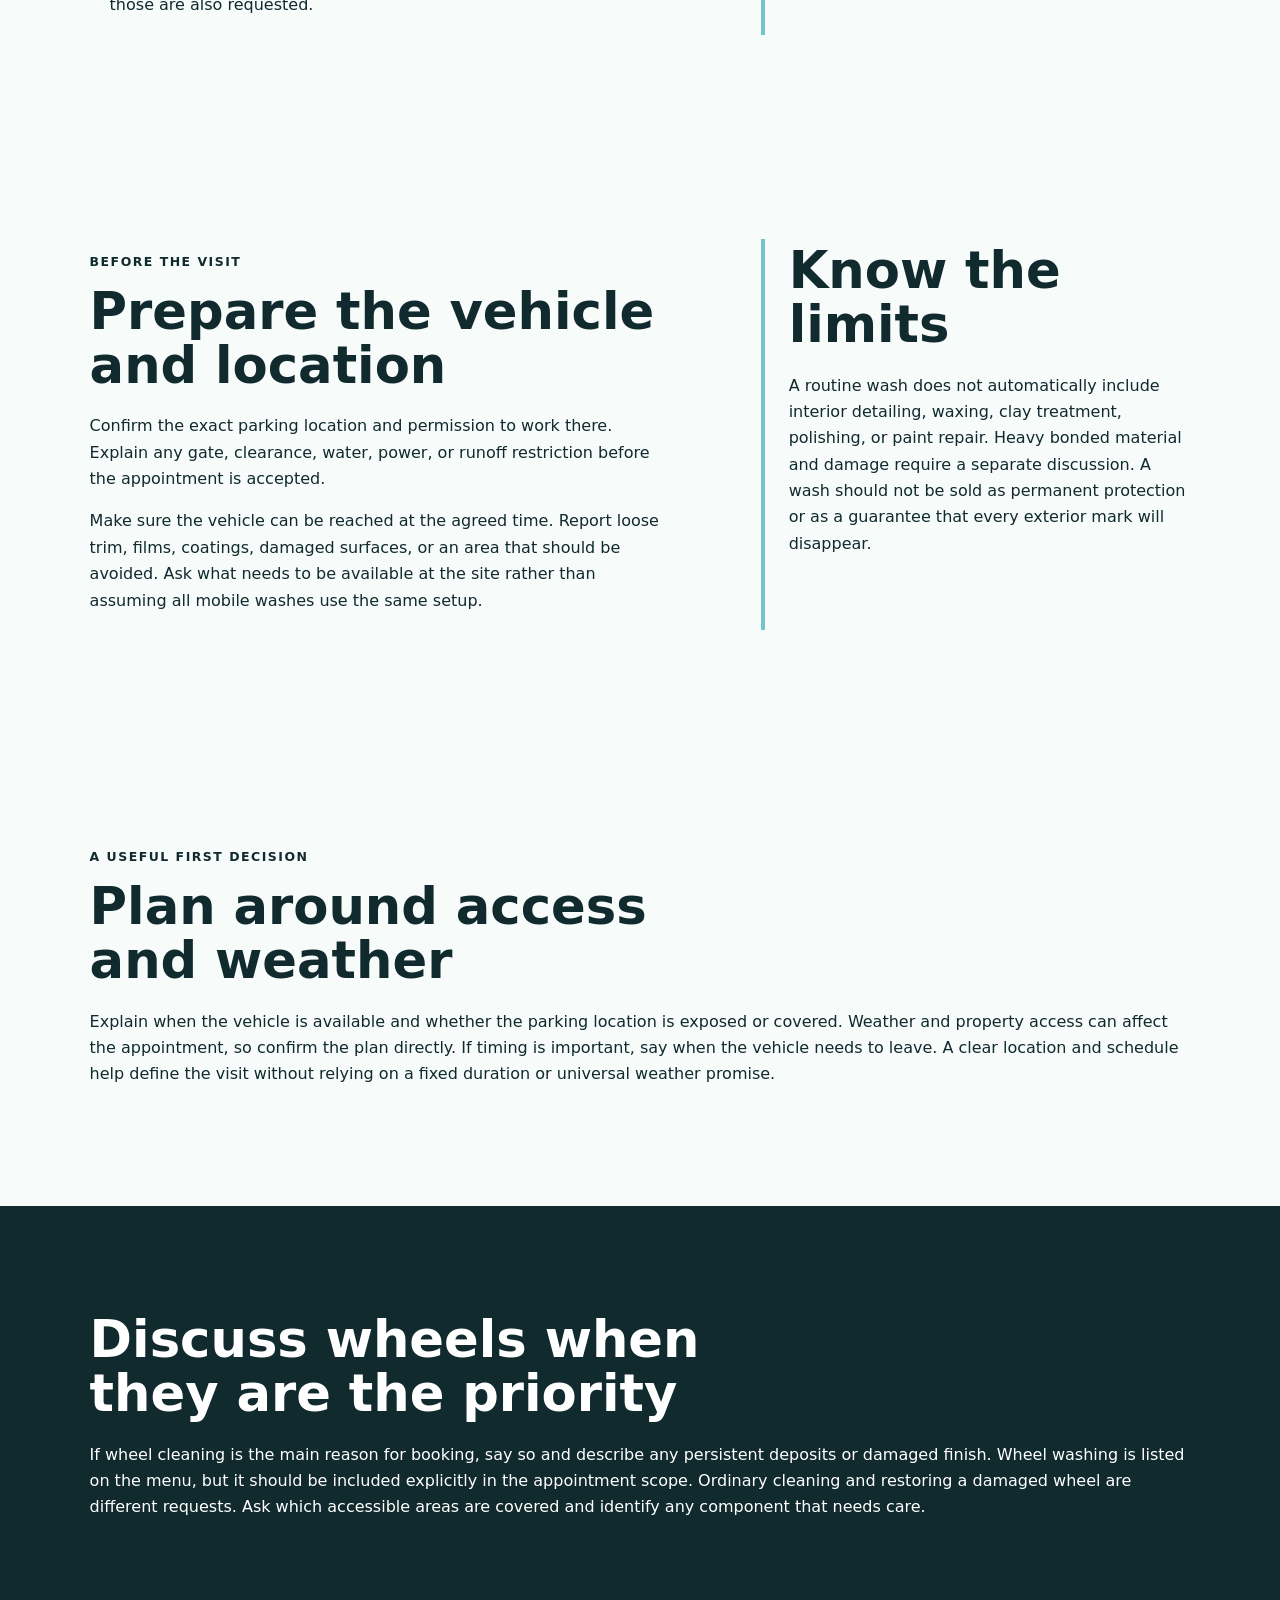
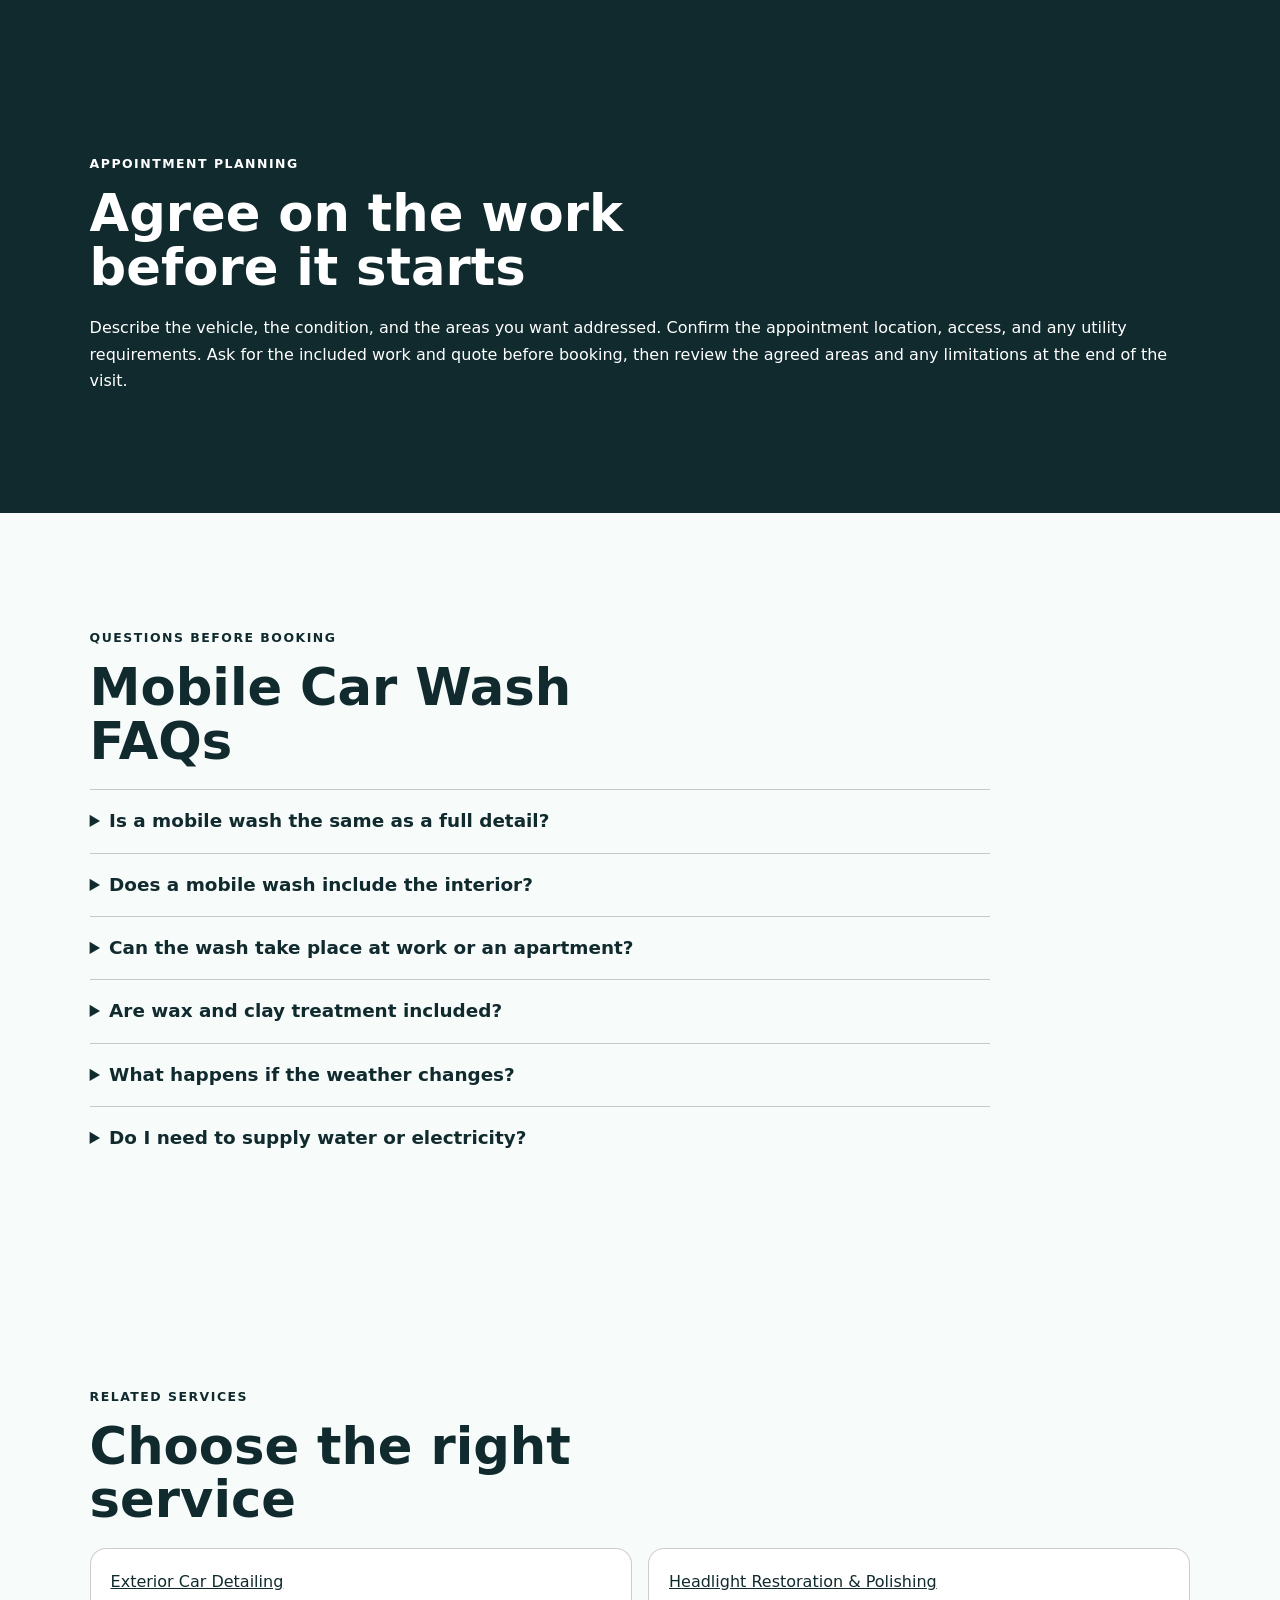
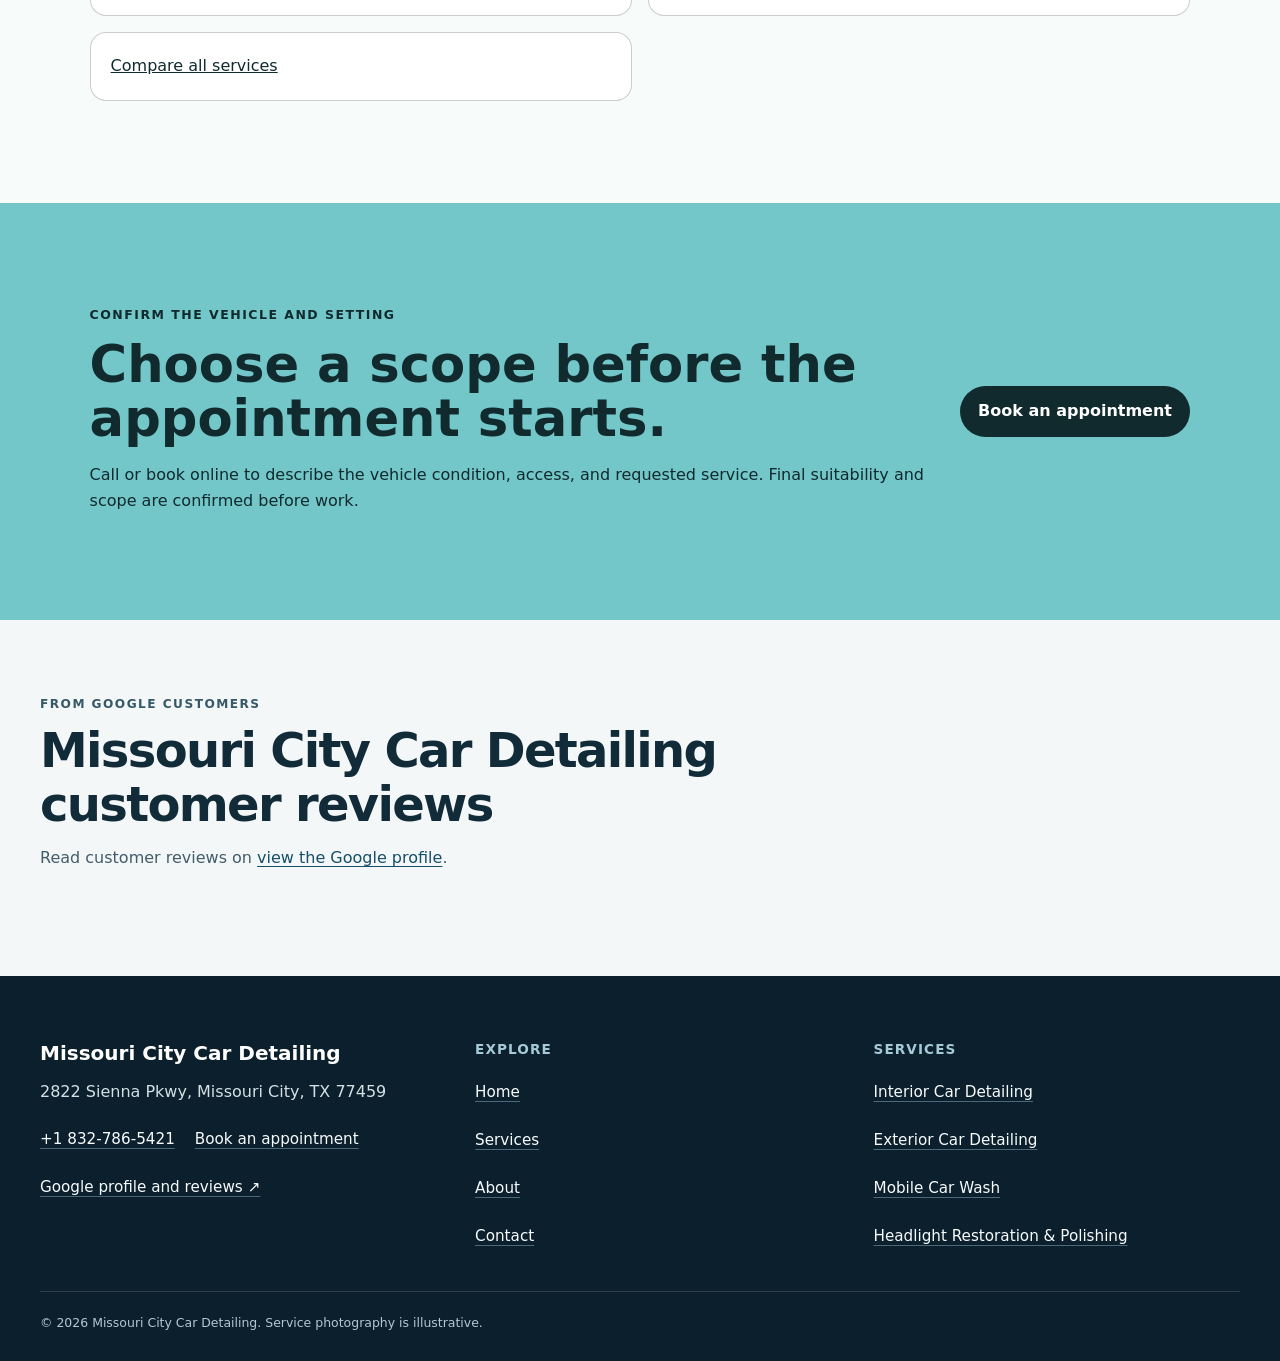
<file: services/mobile-car-wash/index.html>
<!doctype html>
<html lang="en"><head>
  <meta charset="utf-8"><meta name="viewport" content="width=device-width,initial-scale=1">
  <title>Mobile Car Wash in Missouri City, TX | Missouri City Car Detailing</title>
  <meta name="description" content="Plan mobile car wash with Missouri City Car Detailing in Missouri City: documented scope, vehicle preparation, access checks, and limitations.">
  <meta name="robots" content="index, follow, max-image-preview:large, max-snippet:-1">
  <link rel="canonical" href="https://missouricitycardetailing.shop/services/mobile-car-wash/">
  <meta property="og:type" content="website"><meta property="og:title" content="Mobile Car Wash in Missouri City, TX | Missouri City Car Detailing">
  <meta property="og:description" content="Plan mobile car wash with Missouri City Car Detailing in Missouri City: documented scope, vehicle preparation, access checks, and limitations."><meta property="og:url" content="https://missouricitycardetailing.shop/services/mobile-car-wash/">
  <meta property="og:image" content="https://missouricitycardetailing.shop/assets/hero-foam-car.jpg"><meta name="twitter:card" content="summary_large_image">
  <link rel="icon" href="/assets/favicon.svg"><link rel="stylesheet" href="/seo-pages.css"><script type="application/ld+json">{
  "@context": "https://schema.org",
  "@graph": [
    {
      "@type": "BreadcrumbList",
      "@id": "https://missouricitycardetailing.shop/services/mobile-car-wash/#breadcrumb",
      "itemListElement": [
        {
          "@type": "ListItem",
          "position": 1,
          "name": "Home",
          "item": "https://missouricitycardetailing.shop/"
        },
        {
          "@type": "ListItem",
          "position": 2,
          "name": "Services",
          "item": "https://missouricitycardetailing.shop/services/"
        },
        {
          "@type": "ListItem",
          "position": 3,
          "name": "Mobile Car Wash",
          "item": "https://missouricitycardetailing.shop/services/mobile-car-wash/"
        }
      ]
    },
    {
      "@type": "WebPage",
      "@id": "https://missouricitycardetailing.shop/services/mobile-car-wash/#webpage",
      "url": "https://missouricitycardetailing.shop/services/mobile-car-wash/",
      "name": "Mobile Car Wash in Missouri City, TX | Missouri City Car Detailing",
      "description": "Plan mobile car wash with Missouri City Car Detailing in Missouri City: documented scope, vehicle preparation, access checks, and limitations.",
      "breadcrumb": {
        "@id": "https://missouricitycardetailing.shop/services/mobile-car-wash/#breadcrumb"
      },
      "isPartOf": {
        "@id": "https://missouricitycardetailing.shop/#website"
      },
      "about": {
        "@id": "https://missouricitycardetailing.shop/#business"
      }
    },
    {
      "@type": "Service",
      "@id": "https://missouricitycardetailing.shop/services/mobile-car-wash/#service",
      "name": "Mobile Car Wash",
      "serviceType": "mobile car wash",
      "url": "https://missouricitycardetailing.shop/services/mobile-car-wash/",
      "description": "A mobile car wash is the routine-cleaning option in the documented menu: a full-body wash brought to the agreed location, with wheel washing available when it is included in the appointment.",
      "provider": {
        "@id": "https://missouricitycardetailing.shop/#business"
      },
      "areaServed": {
        "@type": "City",
        "name": "Missouri City"
      }
    },
    {
      "@type": "ImageObject",
      "@id": "https://missouricitycardetailing.shop/services/mobile-car-wash/#primaryimage",
      "contentUrl": "https://missouricitycardetailing.shop/assets/hero-foam-car.jpg",
      "caption": "Illustrative detailing artwork for Missouri City Car Detailing",
      "representativeOfPage": true
    }
  ]
}</script>
<link rel="stylesheet" href="/portfolio-components.css">
</head><body style="--pilot-accent:#73c7c9;--pilot-dark:#102a2e;--pilot-paper:#f7fbfa">
<a class="skip-link" href="#content">Skip to content</a>
<header class="pilot-header"><a class="pilot-brand" href="/"><img src="/assets/hero-foam-car.jpg" width="48" height="48" alt=""><span>Missouri City Car Detailing</span></a>
<nav aria-label="Primary navigation"><a href="/services/">Services</a><a href="/about/">About</a><a href="/contact/">Contact</a><a class="pilot-call" href="tel:+18327865421">Call</a></nav></header>
<main id="content"><section class="pilot-hero"><div><p class="eyebrow">Routine exterior cleaning</p><h1>Mobile Car Wash in Missouri City, TX</h1><p class="pilot-answer">A mobile car wash brings exterior cleaning to an agreed parking location. It is a practical choice for ordinary surface dirt when a full interior detail or specialist paint service is not the main request.</p><p class="pilot-proof">Full body wash is on the service menu. Confirm wheel work, add-ons, the parking location, and water or power arrangements before the visit.</p></div><img alt="Illustrative detailing artwork for Missouri City Car Detailing" fetchpriority="high" height="720" src="/assets/hero-foam-car.jpg" width="960"/></section>
<nav aria-label="Breadcrumb" class="breadcrumbs"><a href="/">Home</a><span>›</span><a href="/services/">Services</a><span>›</span><span>Mobile Car Wash</span></nav>
<section class="pilot-section pilot-grid"><div><p class="eyebrow">The service</p><h2>What to discuss before booking</h2><p>Missouri City Car Detailing lists Full body wash and Wheel washing. Confirm which of these services belong in your appointment and whether the vehicle is suitable.</p><ul class="checklist"><li>A full-body wash at the agreed mobile appointment location.</li><li>Attention to ordinary dust, road film, and surface grime within the selected wash scope.</li><li>Wheel washing where it is included in the appointment.</li><li>A separate discussion of interior work, waxing, or clay treatment if those are also requested.</li></ul></div><aside><h2>When this service fits</h2><p>A mobile wash is a starting point for routine exterior cleaning when ordinary surface dirt is the main concern. It is different from a broader detail, a fabric-cleaning request, or a paint-repair job. Describe the condition and the parts of the vehicle that need attention so the appointment can be matched to the right work.</p></aside></section>
<section class="pilot-section pilot-grid"><div><p class="eyebrow">Before the visit</p><h2>Prepare the vehicle and location</h2><p>Confirm the exact parking location and permission to work there. Explain any gate, clearance, water, power, or runoff restriction before the appointment is accepted.</p><p>Make sure the vehicle can be reached at the agreed time. Report loose trim, films, coatings, damaged surfaces, or an area that should be avoided. Ask what needs to be available at the site rather than assuming all mobile washes use the same setup.</p></div><aside><h2>Know the limits</h2><p>A routine wash does not automatically include interior detailing, waxing, clay treatment, polishing, or paint repair. Heavy bonded material and damage require a separate discussion. A wash should not be sold as permanent protection or as a guarantee that every exterior mark will disappear.</p></aside></section>
<section class="pilot-section"><p class="eyebrow">A useful first decision</p><h2>Plan around access and weather</h2><p>Explain when the vehicle is available and whether the parking location is exposed or covered. Weather and property access can affect the appointment, so confirm the plan directly. If timing is important, say when the vehicle needs to leave. A clear location and schedule help define the visit without relying on a fixed duration or universal weather promise.</p></section><section class="pilot-section tone"><h2>Discuss wheels when they are the priority</h2><p>If wheel cleaning is the main reason for booking, say so and describe any persistent deposits or damaged finish. Wheel washing is listed on the menu, but it should be included explicitly in the appointment scope. Ordinary cleaning and restoring a damaged wheel are different requests. Ask which accessible areas are covered and identify any component that needs care.</p></section>
<section class="pilot-section tone"><p class="eyebrow">Appointment planning</p><h2>Agree on the work before it starts</h2><p>Describe the vehicle, the condition, and the areas you want addressed. Confirm the appointment location, access, and any utility requirements. Ask for the included work and quote before booking, then review the agreed areas and any limitations at the end of the visit.</p></section>
<section class="pilot-section"><p class="eyebrow">Questions before booking</p><h2>Mobile Car Wash FAQs</h2><div class="faq-list"><details><summary>Is a mobile wash the same as a full detail?</summary><p>No. A mobile wash focuses on routine exterior cleaning. Interior detailing and other appearance treatments have their own scope and should be requested separately.</p></details><details><summary>Does a mobile wash include the interior?</summary><p>Not automatically. Interior vacuuming, steam cleaning, and seat shampooing are separate menu choices. Explain both interior and exterior needs if you want a combined appointment.</p></details><details><summary>Can the wash take place at work or an apartment?</summary><p>The location must allow the work and provide suitable access. Confirm property permission and any site restrictions before booking; the address alone does not establish approval.</p></details><details><summary>Are wax and clay treatment included?</summary><p>They are separately listed services. Ask whether either is appropriate and included in the quote rather than assuming a routine wash includes them.</p></details><details><summary>What happens if the weather changes?</summary><p>Confirm the appointment plan directly. Weather and the location may affect whether the work is practical, so discuss timing or a suitable setting before the visit.</p></details><details><summary>Do I need to supply water or electricity?</summary><p>Ask before booking and describe what is available at the location. The required utility setup is confirmed for the appointment rather than inferred from the phrase mobile wash.</p></details></div></section>
<section class="pilot-section related"><p class="eyebrow">Related services</p><h2>Choose the right service</h2><div class="related-links"><a href="/services/exterior-car-detailing/">Exterior Car Detailing</a><a href="/services/headlight-restoration/">Headlight Restoration &amp; Polishing</a><a href="/services/">Compare all services</a></div></section>
<section class="pilot-cta"><div><p class="eyebrow">Confirm the vehicle and setting</p><h2>Choose a scope before the appointment starts.</h2><p>Call or book online to describe the vehicle condition, access, and requested service. Final suitability and scope are confirmed before work.</p></div><a class="pilot-button" href="/scheduling">Book an appointment</a></section>
<!-- PORTFOLIO-REVIEWS:START --><section class="portfolio-reviews" aria-labelledby="portfolio-reviews-title"><div class="portfolio-reviews__heading"><div><p class="portfolio-reviews__kicker">From Google customers</p><h2 id="portfolio-reviews-title">Missouri City Car Detailing customer reviews</h2><p class="portfolio-reviews__intro">Read customer reviews on <a href="https://www.google.com/maps?cid=15515191656116299109" target="_blank" rel="noopener noreferrer">view the Google profile</a>.</p></div></div></section><!-- PORTFOLIO-REVIEWS:END -->
</main><footer class="portfolio-footer"><div class="portfolio-footer__grid"><div><strong class="portfolio-footer__name">Missouri City Car Detailing</strong><address>2822 Sienna Pkwy, Missouri City, TX 77459</address><div class="portfolio-footer__contact"><a href="tel:+18327865421">+1 832-786-5421</a><a href="/scheduling">Book an appointment</a></div><a href="https://www.google.com/maps?cid=15515191656116299109" target="_blank" rel="noopener noreferrer">Google profile and reviews ↗</a></div><div><h2>Explore</h2><nav aria-label="Footer navigation"><a href="/">Home</a><a href="/services/">Services</a><a href="/about/">About</a><a href="/contact/">Contact</a></nav></div><div><h2>Services</h2><nav aria-label="Service pages"><a href="/services/interior-car-detailing/">Interior Car Detailing</a><a href="/services/exterior-car-detailing/">Exterior Car Detailing</a><a href="/services/mobile-car-wash/">Mobile Car Wash</a><a href="/services/headlight-restoration/">Headlight Restoration &amp; Polishing</a></nav></div></div><p class="portfolio-footer__bottom">© <span id="year">2026</span> Missouri City Car Detailing. Service photography is illustrative.</p></footer>
<script src="/portfolio-components.js" defer></script>
</body></html>
</file>
<file: styles.css>
@font-face {
  font-family: "Archivo Black";
  src: url("assets/fonts/archivo-black.ttf") format("truetype");
  font-style: normal;
  font-weight: 400;
  font-display: swap;
}

/* Missouri City Car Detailing identity layer */
:root {
  --bayou: #25223a;
  --bayou-bright: #413b64;
  --ink: #25223a;
  --rain: #e6e4ee;
  --chrome: #fbfafd;
  --sun: #e0a43a;
  --sun-dark: #a66f16;
  --reflection: #6f7ddf;
  --muted: #6d6882;
  --line: #c9c4d5;
}

a[aria-disabled="true"] {
  pointer-events: none;
  cursor: not-allowed;
  opacity: 0.68;
}

@font-face {
  font-family: "Manrope";
  src: url("assets/fonts/manrope-400.ttf") format("truetype");
  font-style: normal;
  font-weight: 400;
  font-display: swap;
}

@font-face {
  font-family: "Manrope";
  src: url("assets/fonts/manrope-500.ttf") format("truetype");
  font-style: normal;
  font-weight: 500;
  font-display: swap;
}

@font-face {
  font-family: "Manrope";
  src: url("assets/fonts/manrope-600.ttf") format("truetype");
  font-style: normal;
  font-weight: 600;
  font-display: swap;
}

@font-face {
  font-family: "Manrope";
  src: url("assets/fonts/manrope-700.ttf") format("truetype");
  font-style: normal;
  font-weight: 700;
  font-display: swap;
}

@font-face {
  font-family: "IBM Plex Mono";
  src: url("assets/fonts/ibm-plex-mono-500.ttf") format("truetype");
  font-style: normal;
  font-weight: 500;
  font-display: swap;
}

@font-face {
  font-family: "IBM Plex Mono";
  src: url("assets/fonts/ibm-plex-mono-600.ttf") format("truetype");
  font-style: normal;
  font-weight: 600;
  font-display: swap;
}

:root {
  --bayou: #25223a;
  --bayou-bright: #413b64;
  --ink: #25223a;
  --rain: #e6e4ee;
  --chrome: #fbfafd;
  --sun: #e0a43a;
  --sun-dark: #a66f16;
  --reflection: #6f7ddf;
  --muted: #6d6882;
  --line: #c9c4d5;
  --white-line: rgba(247, 250, 249, 0.22);
  --shadow: 0 20px 55px rgba(37, 34, 58, 0.14);
  --shell: min(1240px, calc(100vw - 48px));
  --header-height: 88px;
}

*,
*::before,
*::after {
  box-sizing: border-box;
}

html {
  scroll-behavior: smooth;
  scroll-padding-top: calc(var(--header-height) + 24px);
}

body {
  margin: 0;
  background: var(--rain);
  color: var(--ink);
  font-family: "Manrope", Arial, sans-serif;
  font-size: 17px;
  line-height: 1.65;
  text-rendering: optimizeLegibility;
  -webkit-font-smoothing: antialiased;
}

body.menu-open {
  overflow: hidden;
}

img,
svg {
  display: block;
  max-width: 100%;
}

a {
  color: inherit;
  text-decoration: none;
}

button,
a {
  -webkit-tap-highlight-color: transparent;
}

:focus-visible {
  outline: 3px solid var(--sun);
  outline-offset: 4px;
}

h1,
h2,
h3,
p {
  margin-top: 0;
}

h1,
h2 {
  font-family: "Archivo Black", "Arial Black", sans-serif;
  font-weight: 400;
  letter-spacing: -0.055em;
  line-height: 0.98;
}

h2 {
  font-size: clamp(2.65rem, 5.1vw, 5.2rem);
}

h3 {
  font-size: 1.35rem;
  line-height: 1.2;
}

.shell {
  width: var(--shell);
  margin-inline: auto;
}

.section {
  padding: 120px 0;
}

.skip-link {
  position: fixed;
  z-index: 1000;
  top: 12px;
  left: 12px;
  padding: 12px 16px;
  background: var(--sun);
  color: var(--ink);
  font-weight: 800;
  transform: translateY(-160%);
  transition: transform 160ms ease;
}

.skip-link:focus {
  transform: translateY(0);
}

.eyebrow {
  display: flex;
  align-items: center;
  gap: 12px;
  margin-bottom: 24px;
  color: var(--bayou-bright);
  font-family: "IBM Plex Mono", monospace;
  font-size: 0.72rem;
  font-weight: 600;
  letter-spacing: 0.13em;
  line-height: 1.4;
  text-transform: uppercase;
}

.eyebrow > span {
  width: 42px;
  height: 3px;
  background: var(--sun);
}

.eyebrow.light {
  color: rgba(247, 250, 249, 0.76);
}

.button {
  min-height: 54px;
  display: inline-flex;
  align-items: center;
  justify-content: center;
  gap: 8px;
  padding: 15px 22px;
  border: 1px solid transparent;
  border-radius: 8px;
  font-size: 0.92rem;
  font-weight: 750;
  line-height: 1.1;
  text-align: center;
  transition: transform 160ms ease, background-color 160ms ease, border-color 160ms ease;
}

.button:hover {
  transform: translateY(-2px);
}

.button-call {
  background: var(--sun);
  color: var(--ink);
  box-shadow: 0 8px 24px rgba(242, 200, 75, 0.16);
}

.button-call:hover {
  background: #ffdb61;
}

.button-book {
  border-color: rgba(247, 250, 249, 0.48);
  background: rgba(247, 250, 249, 0.07);
  color: var(--chrome);
}

.button-book:hover {
  border-color: var(--chrome);
  background: rgba(247, 250, 249, 0.13);
}

.dark-book {
  border-color: var(--bayou);
  background: transparent;
  color: var(--bayou);
}

.dark-book:hover {
  background: var(--bayou);
  color: var(--chrome);
}

.button-book-light {
  border-color: rgba(247, 250, 249, 0.52);
}

.button-small {
  min-height: 42px;
  padding: 11px 16px;
  font-size: 0.78rem;
}

.action-pair {
  display: flex;
  flex-wrap: wrap;
  gap: 12px;
}

/* Header */
.site-header {
  position: fixed;
  z-index: 100;
  inset: 0 0 auto;
  min-height: var(--header-height);
  background: rgba(37, 34, 58, 0.97);
  color: var(--chrome);
  border-bottom: 1px solid rgba(247, 250, 249, 0.12);
  box-shadow: 0 8px 28px rgba(2, 18, 17, 0.14);
  backdrop-filter: blur(16px);
  -webkit-backdrop-filter: blur(16px);
}

.header-inner {
  min-height: var(--header-height);
  display: flex;
  align-items: center;
  justify-content: space-between;
  gap: 28px;
}

.brand {
  flex: 0 0 auto;
  display: flex;
  align-items: center;
  gap: 12px;
}

.brand img {
  width: 52px;
  height: 52px;
}

.brand-copy {
  display: grid;
  gap: 2px;
  line-height: 1;
}

.brand-copy strong {
  font-family: "Archivo Black", "Arial Black", sans-serif;
  font-size: 0.97rem;
  font-weight: 400;
  letter-spacing: -0.035em;
}

.brand-copy small {
  color: rgba(247, 250, 249, 0.66);
  font-family: "IBM Plex Mono", monospace;
  font-size: 0.55rem;
  letter-spacing: 0.08em;
  text-transform: uppercase;
}

.site-nav {
  flex: 1;
  display: flex;
  align-items: center;
  justify-content: flex-end;
  gap: 32px;
}

.nav-links,
.nav-actions {
  display: flex;
  align-items: center;
}

.nav-links {
  gap: clamp(14px, 2vw, 28px);
}

.nav-links a {
  color: rgba(247, 250, 249, 0.8);
  font-size: 0.76rem;
  font-weight: 700;
  letter-spacing: 0.035em;
}

.nav-links a:hover {
  color: var(--sun);
}

.nav-actions {
  gap: 8px;
}

.site-nav .button-call {
  color: var(--ink);
}

.site-nav .button-book {
  color: var(--chrome);
}

.menu-toggle {
  display: none;
  min-width: 76px;
  min-height: 42px;
  align-items: center;
  justify-content: center;
  gap: 10px;
  border: 1px solid rgba(247, 250, 249, 0.34);
  border-radius: 7px;
  background: var(--bayou-bright);
  color: var(--chrome);
  font-family: "IBM Plex Mono", monospace;
  font-size: 0.65rem;
  letter-spacing: 0.07em;
  text-transform: uppercase;
}

.menu-icon {
  display: grid;
  width: 18px;
  gap: 5px;
}

.menu-icon i {
  width: 18px;
  height: 2px;
  display: block;
  background: currentColor;
  transition: transform 160ms ease;
}

.menu-toggle[aria-expanded="true"] .menu-icon i:first-child {
  transform: translateY(3.5px) rotate(45deg);
}

.menu-toggle[aria-expanded="true"] .menu-icon i:last-child {
  transform: translateY(-3.5px) rotate(-45deg);
}

/* Hero */
.hero {
  position: relative;
  min-height: 850px;
  overflow: hidden;
  padding: calc(var(--header-height) + 74px) 0 164px;
  background: var(--bayou);
  color: var(--chrome);
}

.hero::before {
  content: "";
  position: absolute;
  inset: var(--header-height) 0 0;
  opacity: 0.16;
  background-image: linear-gradient(rgba(247, 250, 249, 0.18) 1px, transparent 1px), linear-gradient(90deg, rgba(247, 250, 249, 0.18) 1px, transparent 1px);
  background-size: 72px 72px;
  mask-image: linear-gradient(to right, black, transparent 62%);
  pointer-events: none;
}

.hero-grid {
  position: relative;
  z-index: 2;
  display: grid;
  grid-template-columns: minmax(0, 0.94fr) minmax(410px, 0.76fr);
  align-items: center;
  gap: clamp(50px, 7vw, 110px);
}

.hero-copy {
  padding: 48px 0;
}

.hero h1 {
  max-width: 820px;
  margin-bottom: 30px;
  font-size: clamp(4.5rem, 8.8vw, 8.4rem);
}

.hero h1 em {
  display: block;
  color: var(--sun);
  font-style: normal;
}

.hero-lede {
  max-width: 650px;
  margin-bottom: 34px;
  color: rgba(247, 250, 249, 0.76);
  font-size: clamp(1.05rem, 1.5vw, 1.25rem);
  line-height: 1.7;
}

.hero-actions .button {
  min-width: 205px;
  min-height: 72px;
  flex-direction: column;
  align-items: flex-start;
  padding: 16px 22px;
}

.hero-actions .button span,
.final-actions .button span {
  font-family: "IBM Plex Mono", monospace;
  font-size: 0.62rem;
  font-weight: 600;
  letter-spacing: 0.08em;
  opacity: 0.74;
  text-transform: uppercase;
}

.hero-actions .button strong,
.final-actions .button strong {
  font-size: 0.98rem;
}

.hero-notes {
  display: flex;
  flex-wrap: wrap;
  gap: 8px 22px;
  margin-top: 32px;
  color: rgba(247, 250, 249, 0.62);
  font-family: "IBM Plex Mono", monospace;
  font-size: 0.64rem;
  letter-spacing: 0.04em;
  text-transform: uppercase;
}

.hero-notes span::before {
  content: "•";
  margin-right: 8px;
  color: var(--reflection);
}

.hero-visual {
  position: relative;
  height: min(670px, 70vh);
  min-height: 570px;
  overflow: hidden;
  border: 1px solid rgba(247, 250, 249, 0.28);
  border-radius: 44% 18px 42% 16px / 18% 18px 30% 14%;
  box-shadow: 28px 34px 0 rgba(76, 153, 160, 0.19);
}

.hero-visual::after {
  content: "";
  position: absolute;
  inset: 0;
  border: 12px solid rgba(247, 250, 249, 0.07);
  border-radius: inherit;
  pointer-events: none;
}

.hero-visual img {
  width: 100%;
  height: 100%;
  object-fit: cover;
  object-position: 51% 48%;
  filter: saturate(0.78) contrast(1.04);
}

.visual-label {
  position: absolute;
  right: 18px;
  min-width: 108px;
  display: flex;
  align-items: center;
  justify-content: space-between;
  gap: 12px;
  padding: 9px 11px;
  border: 1px solid rgba(247, 250, 249, 0.38);
  background: rgba(37, 34, 58, 0.92);
  color: var(--chrome);
  font-family: "IBM Plex Mono", monospace;
  font-size: 0.62rem;
  letter-spacing: 0.06em;
  text-transform: uppercase;
  backdrop-filter: blur(8px);
}

.visual-label b {
  color: var(--sun);
}

.label-top { top: 18%; }
.label-mid { top: 48%; }
.label-bottom { bottom: 14%; }

.waterline {
  position: absolute;
  z-index: 3;
  right: -2%;
  bottom: -24px;
  left: -2%;
  width: 104%;
  height: 220px;
  overflow: visible;
}

.waterline path {
  fill: none;
  vector-effect: non-scaling-stroke;
}

.waterline-shadow {
  stroke: rgba(2, 20, 19, 0.7);
  stroke-width: 32;
}

.waterline-sun {
  stroke: var(--sun);
  stroke-width: 13;
}

.waterline-glint {
  stroke: var(--rain);
  stroke-width: 42;
}

/* Services */
.services {
  background: var(--rain);
}

.split-heading {
  display: grid;
  grid-template-columns: 1.5fr 0.7fr;
  align-items: end;
  gap: 70px;
  margin-bottom: 66px;
}

.section-heading h2 {
  margin-bottom: 0;
}

.split-heading > p {
  margin-bottom: 4px;
  color: var(--muted);
  line-height: 1.8;
}

.service-grid {
  display: grid;
  grid-template-columns: repeat(12, 1fr);
  grid-template-rows: repeat(2, minmax(290px, auto));
  gap: 20px;
}

.service-card {
  grid-column: 6 / 13;
  display: grid;
  grid-template-columns: minmax(240px, 0.92fr) 1fr;
  min-height: 290px;
  overflow: hidden;
  background: var(--chrome);
  border: 1px solid var(--line);
  border-radius: 16px;
  box-shadow: 0 14px 36px rgba(14, 58, 55, 0.08);
}

.service-card-tall {
  grid-column: 1 / 6;
  grid-row: 1 / 3;
  display: flex;
  flex-direction: column;
}

.service-card-wide {
  grid-row: 2;
}

.service-photo {
  position: relative;
  min-height: 270px;
  overflow: hidden;
}

.service-card-tall .service-photo {
  flex: 1;
  min-height: 500px;
}

.service-photo img {
  width: 100%;
  height: 100%;
  object-fit: cover;
  transition: transform 500ms cubic-bezier(0.22, 1, 0.36, 1);
}

.service-card:hover .service-photo img {
  transform: scale(1.025);
}

.photo-code {
  position: absolute;
  top: 14px;
  left: 14px;
  padding: 8px 10px;
  background: rgba(37, 34, 58, 0.92);
  color: var(--chrome);
  font-family: "IBM Plex Mono", monospace;
  font-size: 0.6rem;
  letter-spacing: 0.08em;
}

.service-copy {
  align-self: center;
  padding: clamp(28px, 4vw, 48px);
}

.service-copy h3 {
  margin-bottom: 16px;
  font-family: "Archivo Black", "Arial Black", sans-serif;
  font-size: clamp(1.6rem, 2.4vw, 2.4rem);
  font-weight: 400;
  letter-spacing: -0.045em;
}

.service-copy p {
  margin-bottom: 0;
  color: var(--muted);
}

.contact-strip {
  margin-top: 20px;
  padding: 28px 30px;
  display: flex;
  align-items: center;
  justify-content: space-between;
  gap: 32px;
  border: 1px solid var(--line);
  border-radius: 14px;
  background: rgba(247, 250, 249, 0.72);
}

.contact-strip .eyebrow {
  margin-bottom: 9px;
}

.contact-strip h3 {
  margin-bottom: 0;
  font-size: 1.45rem;
}

.compact-actions {
  flex: 0 0 auto;
}

/* Process */
.process {
  position: relative;
  overflow: hidden;
  background: var(--bayou);
  color: var(--chrome);
}

.process::after {
  content: "";
  position: absolute;
  right: -180px;
  bottom: -260px;
  width: 620px;
  height: 620px;
  border: 90px solid rgba(76, 153, 160, 0.14);
  border-radius: 50%;
}

.process .shell {
  position: relative;
  z-index: 1;
}

.process-intro {
  max-width: 880px;
  margin-bottom: 74px;
}

.process-intro h2 {
  margin-bottom: 28px;
}

.process-intro > p:last-child {
  max-width: 690px;
  color: rgba(247, 250, 249, 0.68);
}

.process-track {
  position: relative;
  display: grid;
  grid-template-columns: repeat(4, 1fr);
  gap: 0;
  margin: 0;
  padding: 0;
  list-style: none;
}

.process-track::before {
  content: "";
  position: absolute;
  top: 30px;
  right: 12%;
  left: 12%;
  height: 5px;
  background: var(--sun);
}

.process-track li {
  position: relative;
  padding: 0 28px;
  border-left: 1px solid var(--white-line);
}

.process-track li:last-child {
  border-right: 1px solid var(--white-line);
}

.step-number {
  position: relative;
  z-index: 2;
  width: 62px;
  height: 62px;
  display: grid;
  place-items: center;
  margin-bottom: 34px;
  border: 5px solid var(--bayou);
  border-radius: 50%;
  background: var(--sun);
  color: var(--ink);
  font-family: "IBM Plex Mono", monospace;
  font-size: 0.75rem;
  font-weight: 700;
}

.process-track h3 {
  margin-bottom: 12px;
  font-family: "Archivo Black", "Arial Black", sans-serif;
  font-size: 1.7rem;
  font-weight: 400;
  letter-spacing: -0.045em;
}

.process-track p {
  margin-bottom: 0;
  color: rgba(247, 250, 249, 0.66);
  font-size: 0.91rem;
  line-height: 1.7;
}

.process-actions {
  margin-top: 56px;
  justify-content: center;
}

/* Details */
.details {
  background: var(--chrome);
}

.details-grid {
  display: grid;
  grid-template-columns: 0.82fr 1.18fr;
  align-items: center;
  gap: clamp(54px, 8vw, 110px);
}

.details-copy h2 {
  margin-bottom: 28px;
  font-size: clamp(2.9rem, 5vw, 5.4rem);
}

.details-lede {
  margin-bottom: 38px;
  color: var(--muted);
  font-size: 1.05rem;
}

.inspection-list {
  margin: 0;
  padding: 0;
  border-top: 1px solid var(--line);
  list-style: none;
}

.inspection-list li {
  display: grid;
  grid-template-columns: 48px 1fr;
  gap: 18px;
  padding: 22px 0;
  border-bottom: 1px solid var(--line);
}

.inspection-list > li > span {
  color: var(--reflection);
  font-family: "IBM Plex Mono", monospace;
  font-size: 0.72rem;
  font-weight: 700;
}

.inspection-list strong {
  display: block;
  margin-bottom: 7px;
}

.inspection-list p {
  margin: 0;
  color: var(--muted);
  font-size: 0.9rem;
}

.detail-gallery {
  display: grid;
  grid-template-columns: 1.08fr 0.92fr;
  grid-template-rows: 290px 290px auto;
  gap: 14px;
}

.detail-gallery figure {
  position: relative;
  margin: 0;
  overflow: hidden;
  border-radius: 14px;
  background: var(--bayou);
}

.detail-gallery .gallery-main {
  grid-row: 1 / 3;
}

.detail-gallery img {
  width: 100%;
  height: 100%;
  object-fit: cover;
}

.detail-gallery figcaption {
  position: absolute;
  right: 10px;
  bottom: 10px;
  left: 10px;
  padding: 9px 11px;
  background: rgba(37, 34, 58, 0.9);
  color: var(--chrome);
  font-family: "IBM Plex Mono", monospace;
  font-size: 0.62rem;
  letter-spacing: 0.06em;
  text-transform: uppercase;
}

.stock-note {
  grid-column: 1 / -1;
  margin: 0;
  padding: 10px 2px 0;
  color: var(--muted);
  font-size: 0.72rem;
  line-height: 1.55;
}

/* FAQ */
.questions {
  background: var(--rain);
}

.questions-grid {
  display: grid;
  grid-template-columns: 0.7fr 1.1fr;
  gap: clamp(60px, 10vw, 150px);
}

.questions-intro h2 {
  margin-bottom: 28px;
  font-size: clamp(2.8rem, 5vw, 5.1rem);
}

.questions-intro > p {
  color: var(--muted);
}

.stacked-actions {
  align-items: stretch;
  flex-direction: column;
  max-width: 320px;
  margin-top: 32px;
}

.faq-list {
  border-top: 1px solid var(--line);
}

.faq-list details {
  border-bottom: 1px solid var(--line);
}

.faq-list summary {
  min-height: 90px;
  display: flex;
  align-items: center;
  justify-content: space-between;
  gap: 24px;
  padding: 20px 4px;
  cursor: pointer;
  font-size: 1.06rem;
  font-weight: 700;
  list-style: none;
}

.faq-list summary::-webkit-details-marker {
  display: none;
}

.faq-list summary span {
  position: relative;
  flex: 0 0 30px;
  width: 30px;
  height: 30px;
  border: 1px solid var(--bayou);
  border-radius: 50%;
}

.faq-list summary span::before,
.faq-list summary span::after {
  content: "";
  position: absolute;
  top: 14px;
  left: 8px;
  width: 12px;
  height: 2px;
  background: var(--bayou);
}

.faq-list summary span::after {
  transform: rotate(90deg);
  transition: transform 160ms ease;
}

.faq-list details[open] summary span::after {
  transform: rotate(0deg);
}

.faq-list details p {
  max-width: 690px;
  margin: -2px 50px 26px 4px;
  color: var(--muted);
}

/* Final CTA */
.final-cta {
  position: relative;
  min-height: 650px;
  display: grid;
  align-items: center;
  overflow: hidden;
  background: var(--bayou);
  color: var(--chrome);
}

.final-photo {
  position: absolute;
  inset: 0;
}

.final-photo::after {
  content: "";
  position: absolute;
  inset: 0;
  background: rgba(7, 34, 32, 0.84);
}

.final-photo img {
  width: 100%;
  height: 100%;
  object-fit: cover;
  object-position: center 60%;
  filter: saturate(0.62);
}

.final-inner {
  position: relative;
  z-index: 1;
  padding: 110px 0;
}

.final-inner h2 {
  max-width: 860px;
  margin-bottom: 26px;
  font-size: clamp(4rem, 8vw, 8.5rem);
}

.final-inner > p:not(.eyebrow) {
  max-width: 620px;
  margin-bottom: 34px;
  color: rgba(247, 250, 249, 0.72);
  font-size: 1.08rem;
}

.final-actions .button {
  min-width: 215px;
  min-height: 70px;
  flex-direction: column;
  align-items: flex-start;
}

/* Footer */
.site-footer {
  padding: 56px 0 28px;
  background: #082221;
  color: var(--chrome);
}

.footer-grid {
  display: grid;
  grid-template-columns: 1.15fr 0.85fr 0.8fr;
  align-items: center;
  gap: 45px;
  padding-bottom: 44px;
}

.footer-brand {
  display: flex;
  align-items: center;
  gap: 14px;
}

.footer-brand img {
  width: 60px;
  height: 60px;
}

.footer-brand div {
  display: grid;
  gap: 2px;
}

.footer-brand strong {
  font-family: "Archivo Black", "Arial Black", sans-serif;
  font-size: 1.1rem;
  font-weight: 400;
  letter-spacing: -0.04em;
}

.footer-brand span {
  color: rgba(247, 250, 249, 0.58);
  font-family: "IBM Plex Mono", monospace;
  font-size: 0.6rem;
  letter-spacing: 0.07em;
  text-transform: uppercase;
}

.footer-grid > p {
  margin: 0;
  color: rgba(247, 250, 249, 0.62);
  font-size: 0.86rem;
}

.footer-actions {
  display: grid;
  justify-items: end;
  gap: 9px;
  font-weight: 700;
}

.footer-actions a:hover,
.footer-bottom a:hover {
  color: var(--sun);
}

.footer-bottom {
  display: flex;
  justify-content: space-between;
  gap: 30px;
  padding-top: 24px;
  border-top: 1px solid rgba(247, 250, 249, 0.12);
  color: rgba(247, 250, 249, 0.5);
  font-family: "IBM Plex Mono", monospace;
  font-size: 0.62rem;
  letter-spacing: 0.035em;
}

.mobile-sticky {
  display: none;
}

@media (max-width: 1120px) {
  :root {
    --shell: min(100% - 36px, 1240px);
  }

  .brand-copy {
    display: none;
  }

  .site-nav {
    gap: 20px;
  }

  .hero-grid {
    grid-template-columns: minmax(0, 1fr) minmax(360px, 0.72fr);
    gap: 46px;
  }

  .hero h1 {
    font-size: clamp(4.1rem, 8.5vw, 6.7rem);
  }

  .service-card {
    grid-template-columns: 0.95fr 1fr;
  }

  .detail-gallery {
    grid-template-rows: 245px 245px auto;
  }
}

@media (max-width: 980px) {
  :root {
    --header-height: 76px;
  }

  .section {
    padding: 92px 0;
  }

  .site-header {
    min-height: var(--header-height);
    background: #25223a;
  }

  .header-inner {
    min-height: var(--header-height);
  }

  .brand-copy {
    display: grid;
  }

  .menu-toggle {
    display: inline-flex;
  }

  .site-nav {
    position: fixed;
    z-index: 99;
    top: var(--header-height);
    right: 0;
    left: 0;
    max-height: calc(100svh - var(--header-height));
    display: none;
    align-items: stretch;
    overflow-y: auto;
    padding: 24px max(18px, calc((100vw - var(--shell)) / 2)) 32px;
    background: #25223a;
    border-top: 1px solid rgba(247, 250, 249, 0.14);
    box-shadow: 0 28px 60px rgba(2, 18, 17, 0.35);
  }

  .site-nav.is-open {
    display: flex;
    flex-direction: column;
  }

  .nav-links {
    display: grid;
    gap: 0;
  }

  .nav-links a {
    padding: 16px 2px;
    border-bottom: 1px solid rgba(247, 250, 249, 0.14);
    color: var(--chrome);
    font-size: 0.95rem;
  }

  .nav-actions {
    align-items: stretch;
    margin-top: 20px;
  }

  .nav-actions .button {
    min-height: 52px;
    flex: 1;
  }

  .hero {
    min-height: auto;
    padding-top: calc(var(--header-height) + 66px);
  }

  .hero-grid {
    grid-template-columns: 1fr;
  }

  .hero-copy {
    max-width: 760px;
    padding: 18px 0 0;
  }

  .hero-visual {
    width: min(660px, 88%);
    height: 590px;
    min-height: 0;
    margin-left: auto;
  }

  .split-heading,
  .details-grid,
  .questions-grid {
    grid-template-columns: 1fr;
  }

  .split-heading {
    gap: 28px;
  }

  .split-heading > p {
    max-width: 690px;
  }

  .service-grid {
    grid-template-rows: auto;
  }

  .service-card,
  .service-card-tall,
  .service-card-wide {
    grid-column: 1 / -1;
    grid-row: auto;
    display: grid;
    grid-template-columns: minmax(280px, 0.95fr) 1fr;
  }

  .service-card-tall .service-photo,
  .service-photo {
    min-height: 310px;
  }

  .process-track {
    grid-template-columns: repeat(2, 1fr);
    row-gap: 60px;
  }

  .process-track::before {
    display: none;
  }

  .process-track li:nth-child(3) {
    border-left: 1px solid var(--white-line);
  }

  .process-track li:nth-child(2) {
    border-right: 1px solid var(--white-line);
  }

  .details-grid {
    gap: 62px;
  }

  .details-copy {
    max-width: 770px;
  }

  .detail-gallery {
    grid-template-rows: 330px 330px auto;
  }

  .questions-grid {
    gap: 58px;
  }

  .questions-intro {
    max-width: 760px;
  }

  .stacked-actions {
    max-width: none;
    flex-direction: row;
  }

  .footer-grid {
    grid-template-columns: 1fr 1fr;
  }

  .footer-grid > p {
    display: none;
  }

  .footer-grid > p.footer-address {
    display: block;
  }
}

@media (max-width: 700px) {
  :root {
    --shell: calc(100vw - 28px);
  }

  html {
    scroll-padding-top: calc(var(--header-height) + 14px);
  }

  body {
    padding-bottom: 70px;
    font-size: 16px;
  }

  .section {
    padding: 76px 0;
  }

  .brand img {
    width: 44px;
    height: 44px;
  }

  .brand-copy strong {
    font-size: 0.84rem;
  }

  .brand-copy small {
    font-size: 0.48rem;
  }

  .menu-toggle {
    min-width: 68px;
  }

  .menu-toggle-label {
    position: absolute;
    width: 1px;
    height: 1px;
    overflow: hidden;
    clip: rect(0 0 0 0);
  }

  .eyebrow {
    gap: 9px;
    margin-bottom: 18px;
    font-size: 0.63rem;
  }

  .eyebrow > span {
    width: 30px;
  }

  h2 {
    font-size: clamp(2.65rem, 14vw, 4.4rem);
  }

  .hero {
    padding-top: calc(var(--header-height) + 42px);
    padding-bottom: 126px;
  }

  .hero::before {
    background-size: 52px 52px;
  }

  .hero-grid {
    gap: 42px;
  }

  .hero h1 {
    margin-bottom: 22px;
    font-size: clamp(3.5rem, 18vw, 5.25rem);
  }

  .hero-lede {
    font-size: 1rem;
  }

  .hero-actions,
  .final-actions {
    flex-direction: column;
  }

  .hero-actions .button,
  .final-actions .button {
    width: 100%;
    min-width: 0;
  }

  .hero-notes {
    display: grid;
  }

  .hero-visual {
    width: calc(100% - 10px);
    height: 470px;
    margin: 0 0 0 auto;
    border-radius: 38% 12px 32% 12px / 14% 12px 22% 12px;
    box-shadow: 12px 18px 0 rgba(76, 153, 160, 0.19);
  }

  .visual-label {
    right: 10px;
    min-width: 92px;
    font-size: 0.54rem;
  }

  .waterline {
    bottom: -50px;
    height: 180px;
  }

  .split-heading {
    margin-bottom: 42px;
  }

  .section-heading h2 br {
    display: none;
  }

  .service-grid {
    display: grid;
    gap: 14px;
  }

  .service-card,
  .service-card-tall,
  .service-card-wide {
    display: flex;
    flex-direction: column;
  }

  .service-card-tall .service-photo,
  .service-photo {
    flex: none;
    min-height: 260px;
    aspect-ratio: 4 / 3;
  }

  .service-copy {
    padding: 27px 24px 30px;
  }

  .service-copy h3 {
    font-size: 1.7rem;
  }

  .contact-strip {
    align-items: stretch;
    flex-direction: column;
    padding: 24px 20px;
  }

  .compact-actions,
  .stacked-actions {
    flex-direction: column;
  }

  .compact-actions .button,
  .stacked-actions .button {
    width: 100%;
  }

  .process-intro {
    margin-bottom: 48px;
  }

  .process-track {
    grid-template-columns: 1fr;
    gap: 0;
  }

  .process-track li,
  .process-track li:nth-child(2),
  .process-track li:nth-child(3),
  .process-track li:last-child {
    display: grid;
    grid-template-columns: 58px 1fr;
    gap: 18px;
    padding: 26px 0;
    border: 0;
    border-top: 1px solid var(--white-line);
  }

  .process-track li:last-child {
    border-bottom: 1px solid var(--white-line);
  }

  .step-number {
    width: 46px;
    height: 46px;
    margin: 0;
    border-width: 3px;
    font-size: 0.65rem;
  }

  .process-track h3 {
    margin-bottom: 7px;
    font-size: 1.45rem;
  }

  .process-actions {
    align-items: stretch;
    flex-direction: column;
    margin-top: 38px;
  }

  .details-grid,
  .questions-grid {
    gap: 48px;
  }

  .details-copy h2,
  .questions-intro h2 {
    font-size: clamp(2.65rem, 13.5vw, 4.1rem);
  }

  .inspection-list li {
    grid-template-columns: 38px 1fr;
    gap: 10px;
  }

  .detail-gallery {
    grid-template-columns: 1fr 1fr;
    grid-template-rows: 330px 190px auto;
    gap: 9px;
  }

  .detail-gallery .gallery-main {
    grid-column: 1 / -1;
    grid-row: auto;
  }

  .detail-gallery figcaption {
    right: 7px;
    bottom: 7px;
    left: 7px;
    font-size: 0.53rem;
  }

  .faq-list summary {
    min-height: 78px;
    font-size: 0.98rem;
  }

  .faq-list details p {
    margin-right: 28px;
  }

  .final-cta {
    min-height: 620px;
  }

  .final-inner {
    padding: 84px 0;
  }

  .final-inner h2 {
    font-size: clamp(3.7rem, 18vw, 5.6rem);
  }

  .site-footer {
    padding-top: 44px;
  }

  .footer-grid {
    grid-template-columns: 1fr;
    gap: 28px;
  }

  .footer-actions {
    justify-items: start;
  }

  .footer-bottom {
    align-items: flex-start;
    flex-direction: column;
    gap: 12px;
  }

  .mobile-sticky {
    position: fixed;
    z-index: 200;
    right: 0;
    bottom: 0;
    left: 0;
    height: 70px;
    display: grid;
    grid-template-columns: 1.15fr 0.85fr;
    border-top: 1px solid rgba(247, 250, 249, 0.2);
    box-shadow: 0 -12px 30px rgba(2, 18, 17, 0.24);
  }

  .mobile-sticky a {
    display: flex;
    align-items: center;
    justify-content: center;
    flex-direction: column;
    gap: 2px;
    font-size: 0.72rem;
    line-height: 1.05;
  }

  .mobile-sticky span {
    font-family: "IBM Plex Mono", monospace;
    font-size: 0.55rem;
    letter-spacing: 0.08em;
    text-transform: uppercase;
  }

  .sticky-call {
    background: var(--sun);
    color: var(--ink);
  }

  .sticky-book {
    background: var(--bayou);
    color: var(--chrome);
  }
}

@media (max-width: 420px) {
  .brand-copy strong {
    max-width: 150px;
    overflow: hidden;
    text-overflow: ellipsis;
    white-space: nowrap;
  }

  .hero h1 {
    font-size: clamp(3.25rem, 17.8vw, 4.5rem);
  }

  .detail-gallery {
    grid-template-rows: 270px 165px auto;
  }
}

@media (prefers-reduced-motion: reduce) {
  html {
    scroll-behavior: auto;
  }

  *,
  *::before,
  *::after {
    animation-duration: 0.01ms !important;
    animation-iteration-count: 1 !important;
    transition-duration: 0.01ms !important;
  }
}

/* Pricing section — self-contained, inherits each site's own colors and type. */
.rates {
  padding: clamp(56px, 8vw, 104px) clamp(20px, 5vw, 48px);
}

.rates-shell {
  width: min(1180px, 100%);
  margin-inline: auto;
}

.rates-head {
  max-width: 60ch;
  margin-bottom: clamp(30px, 4vw, 50px);
}

.rates-eyebrow {
  margin: 0 0 10px;
  font-size: 0.76rem;
  font-weight: 600;
  letter-spacing: 0.14em;
  text-transform: uppercase;
  opacity: 0.65;
}

.rates-head h2 {
  margin: 0 0 14px;
  line-height: 1.12;
}

.rates-intro {
  margin: 0;
  font-size: 1.02rem;
  line-height: 1.6;
  opacity: 0.75;
}

.rate-grid {
  display: grid;
  gap: clamp(16px, 2vw, 24px);
  grid-template-columns: repeat(auto-fit, minmax(260px, 1fr));
  align-items: start;
}

.rate-card {
  position: relative;
  display: flex;
  flex-direction: column;
  padding: clamp(24px, 3vw, 34px);
  border: 1px solid color-mix(in srgb, currentColor 20%, transparent);
  border-radius: 14px;
}

.rate-card-featured {
  border-width: 2px;
  border-color: color-mix(in srgb, currentColor 55%, transparent);
}

.rate-badge {
  align-self: flex-start;
  margin-bottom: 12px;
  padding: 5px 11px;
  border: 1px solid color-mix(in srgb, currentColor 40%, transparent);
  border-radius: 999px;
  font-size: 0.68rem;
  font-weight: 600;
  letter-spacing: 0.1em;
  text-transform: uppercase;
  opacity: 0.85;
}

.rate-card h3 {
  margin: 0;
  font-size: 1.18rem;
  line-height: 1.25;
}

.rate-figure {
  margin: 10px 0 0;
  font-size: clamp(2.1rem, 4vw, 2.7rem);
  font-weight: 700;
  letter-spacing: -0.02em;
  line-height: 1;
}

.rate-note {
  margin: 12px 0 0;
  font-size: 0.92rem;
  line-height: 1.5;
  opacity: 0.72;
}

.rate-list {
  margin: 20px 0 0;
  padding: 20px 0 0;
  border-top: 1px solid color-mix(in srgb, currentColor 15%, transparent);
  list-style: none;
  display: grid;
  gap: 9px;
}

.rate-list li {
  position: relative;
  padding-left: 20px;
  font-size: 0.93rem;
  line-height: 1.45;
  opacity: 0.85;
}

.rate-list li::before {
  content: "";
  position: absolute;
  left: 0;
  top: 0.55em;
  width: 9px;
  height: 1px;
  background: currentColor;
  opacity: 0.6;
}

.rate-cta {
  margin-top: 24px;
  padding: 13px 20px;
  border: 1px solid color-mix(in srgb, currentColor 45%, transparent);
  border-radius: 8px;
  font-size: 0.86rem;
  font-weight: 600;
  letter-spacing: 0.06em;
  text-transform: uppercase;
  text-align: center;
  text-decoration: none;
  color: inherit;
  transition: opacity 0.18s ease;
}

.rate-cta:hover,
.rate-cta:focus-visible {
  opacity: 0.7;
}

@media (max-width: 640px) {
  .rate-grid {
    grid-template-columns: 1fr;
  }
}
</file>
<file: portfolio-components.css>
/* Portfolio components: scoped styles, no external requests. */
.portfolio-reviews,.portfolio-footer{box-sizing:border-box;min-width:0;font-family:inherit}
.portfolio-reviews *,.portfolio-footer *{box-sizing:border-box}
.portfolio-reviews{color:#122b38;background:#f4f7f8;padding:clamp(3rem,6vw,5.5rem) max(20px,calc((100% - 1200px)/2));isolation:isolate}
.portfolio-reviews__heading{display:flex;justify-content:space-between;align-items:flex-end;gap:24px;margin:0 0 28px}
.portfolio-reviews__heading>div{min-width:0;max-width:850px}
.portfolio-reviews__kicker{margin:0 0 10px;font-family:inherit;font-weight:700;font-size:.76rem;line-height:1.3;letter-spacing:.12em;text-transform:uppercase;color:#365968}
.portfolio-reviews h2{max-width:none;margin:0 0 14px;font-family:inherit;font-size:clamp(1.8rem,4vw,3rem);font-weight:800;line-height:1.13;letter-spacing:-.035em;text-transform:none;color:#122b38;overflow-wrap:anywhere}
.portfolio-reviews__intro{font-size:1rem;line-height:1.6;color:#425c68;margin:0}
.portfolio-reviews__intro a,.portfolio-review__source{color:#164f68;text-decoration:underline;text-underline-offset:3px}
.portfolio-reviews__controls{display:none;gap:8px;flex-shrink:0}
.portfolio-reviews[data-ready] .portfolio-reviews__controls{display:flex}
.portfolio-reviews__controls button{display:grid;place-items:center;width:48px;height:48px;border:1px solid #a9bac2;border-radius:50%;background:#fff;color:#122b38;font-family:inherit;font-weight:700;font-size:1.3rem;line-height:1;cursor:pointer}
.portfolio-reviews__controls button:disabled{opacity:.35;cursor:default}
.portfolio-reviews__track{display:flex;align-items:stretch;gap:18px;overflow-x:auto;overscroll-behavior-x:contain;scroll-snap-type:x proximity;scroll-padding-inline:1px;padding:2px 1px 20px;max-width:100%;min-width:0;scrollbar-width:thin;scrollbar-color:#7c9aa8 #dfe7eb}
.portfolio-review{display:flex;flex-direction:column;flex:0 0 min(370px,86vw);min-width:0;max-width:100%;margin:0;padding:25px;background:#fff;border:1px solid #d7e1e6;border-radius:16px;box-shadow:0 8px 26px #0a263d08;scroll-snap-align:start;text-align:left}
.portfolio-review__meta{display:flex;align-items:flex-start;justify-content:space-between;gap:14px;margin-bottom:16px}
.portfolio-review__author{font-size:1rem;font-weight:800;line-height:1.4;color:#122b38;overflow-wrap:anywhere}
.portfolio-review time{display:block;font-size:.82rem;line-height:1.5;color:#55717e;margin-top:3px}
.portfolio-review__rating{white-space:nowrap;font-size:.85rem;font-weight:700;line-height:1.5;color:#735007}
.portfolio-review blockquote{padding:0;margin:0 0 20px;border:0;color:#263f4c;font-family:inherit;font-weight:400;font-size:1rem;line-height:1.7;letter-spacing:normal;max-height:230px;overflow-y:auto;overflow-wrap:anywhere}
.portfolio-review blockquote p{margin:0;font:inherit;color:inherit}
.portfolio-review__source{display:inline-flex;align-items:center;min-height:48px;margin-top:auto;font-size:.9rem;font-weight:700}
.portfolio-reviews__note{margin:15px 0 0;color:#58717e;font-size:.78rem;line-height:1.6}
.portfolio-reviews :focus-visible,.portfolio-footer :focus-visible{outline:3px solid #167799;outline-offset:4px}
.portfolio-footer{background:#0b202c;color:#f7fbfd;padding:clamp(2.5rem,5vw,4.5rem) max(20px,calc((100% - 1200px)/2)) 28px;line-height:1.6;text-align:left}
.portfolio-footer__grid{display:grid;grid-template-columns:minmax(0,1.1fr) minmax(0,1fr) minmax(0,1fr);gap:32px}
.portfolio-footer__name{display:block;margin:0 0 12px;color:#fff;font-size:1.25rem;font-weight:800;line-height:1.35;overflow-wrap:anywhere}
.portfolio-footer address{font-size:1rem;font-style:normal;color:#d4e0e6;line-height:1.65}
.portfolio-footer h2{margin:0 0 10px;font-family:inherit;font-size:.85rem;font-weight:800;line-height:1.4;letter-spacing:.08em;text-transform:uppercase;color:#a6c9d8;max-width:none}
.portfolio-footer a{display:inline-flex;align-items:center;min-height:48px;max-width:100%;color:#f7fbfd;font-size:.95rem;text-decoration:underline;text-decoration-color:#4a6a79;text-underline-offset:4px;overflow-wrap:anywhere}
.portfolio-footer a:hover{text-decoration-color:#e1eff5}
.portfolio-footer nav{display:flex;flex-direction:column;align-items:flex-start;gap:0}
.portfolio-footer__contact{display:flex;flex-wrap:wrap;gap:0 20px;margin-top:10px}
.portfolio-footer__bottom{margin:30px 0 0;padding-top:20px;border-top:1px solid #ffffff26;color:#b2c7d1;font-size:.78rem;line-height:1.7}
@media(max-width:760px){.portfolio-reviews__heading{align-items:flex-start;flex-direction:column;gap:16px}.portfolio-footer__grid{grid-template-columns:1fr;gap:28px}.portfolio-review{padding:21px;flex-basis:min(340px,84vw)}}
@media(prefers-reduced-motion:reduce){.portfolio-reviews__track{scroll-behavior:auto}}
</file>
<file: seo-pages.css>
*{box-sizing:border-box}html{scroll-behavior:smooth}body{margin:0;background:var(--pilot-paper);color:var(--pilot-dark);font-family:system-ui,-apple-system,BlinkMacSystemFont,"Segoe UI",sans-serif;line-height:1.65}.skip-link{position:absolute;left:-999px}.skip-link:focus{left:1rem;top:1rem;z-index:9;background:#fff;padding:.75rem}.pilot-header,.pilot-footer{display:flex;align-items:center;justify-content:space-between;gap:1.5rem;padding:1rem clamp(1rem,5vw,4rem);background:var(--pilot-dark);color:#fff}.pilot-header{position:sticky;top:0;z-index:5}.pilot-brand{display:flex;align-items:center;gap:.75rem;max-width:36rem;font-weight:800}.pilot-header a,.pilot-footer a{color:inherit;text-decoration:none}.pilot-header nav,.pilot-footer nav{display:flex;flex-wrap:wrap;gap:1rem;align-items:center}.pilot-header nav a,.pilot-footer nav a,.breadcrumbs a,.pilot-section a,.pilot-footer>div a{display:inline-flex;min-width:48px;min-height:48px;align-items:center}.pilot-call,.pilot-button{display:inline-flex;min-height:48px;align-items:center;justify-content:center;border-radius:999px;background:var(--pilot-accent);color:var(--pilot-dark)!important;padding:.75rem 1.15rem;font-weight:800;text-decoration:none}.pilot-hero{display:grid;grid-template-columns:minmax(0,1.2fr) minmax(260px,.8fr);gap:clamp(2rem,6vw,6rem);padding:clamp(4rem,9vw,8rem) clamp(1.25rem,7vw,7rem);align-items:center;background:linear-gradient(135deg,var(--pilot-paper),color-mix(in srgb,var(--pilot-accent) 18%,white))}.pilot-hero.text-only{grid-template-columns:minmax(0,880px);justify-content:center}.pilot-hero h1{font-size:clamp(2.5rem,7vw,6rem);line-height:.98;margin:.3rem 0 1.25rem;letter-spacing:-.04em}.pilot-hero img{width:100%;height:auto;aspect-ratio:4/3;object-fit:cover;border-radius:1.5rem;box-shadow:0 28px 70px #0003}.pilot-answer{font-size:clamp(1.15rem,2vw,1.45rem);max-width:52rem}.pilot-proof,.source-note{font-size:.9rem;opacity:.76}.eyebrow{text-transform:uppercase;letter-spacing:.12em;font-size:.78rem;font-weight:900}.breadcrumbs{display:flex;gap:.6rem;flex-wrap:wrap;padding:1rem clamp(1.25rem,7vw,7rem);border-block:1px solid #0002}.breadcrumbs a,.pilot-section a{color:inherit}.pilot-section{padding:clamp(3.5rem,8vw,7rem) clamp(1.25rem,7vw,7rem)}.pilot-section h2{font-size:clamp(2rem,4vw,3.6rem);line-height:1.05;max-width:18ch;margin:.3rem 0 1.3rem}.pilot-section h3{font-size:1.25rem;margin-top:2rem}.pilot-grid{display:grid;grid-template-columns:minmax(0,1.15fr) minmax(260px,.85fr);gap:clamp(2rem,7vw,7rem)}.pilot-grid aside{border-left:4px solid var(--pilot-accent);padding-left:1.5rem}.tone{background:var(--pilot-dark);color:#fff}.checklist,.steps{padding-left:1.25rem}.checklist li,.steps li{margin:.75rem 0}.steps{display:grid;grid-template-columns:repeat(5,minmax(0,1fr));gap:1rem;list-style:none;padding:0;counter-reset:step}.steps li{counter-increment:step;padding:1rem;border:1px solid #fff4;border-radius:1rem}.steps li:before{content:counter(step);display:block;font-size:2rem;font-weight:900;color:var(--pilot-accent)}.faq-list{max-width:900px}.faq-list details{border-top:1px solid #0003;padding:1rem 0}.faq-list summary{font-size:1.15rem;font-weight:800;cursor:pointer}.related-links,.service-cards{display:grid;grid-template-columns:repeat(2,minmax(0,1fr));gap:1rem}.related-links a,.service-cards article{display:block;padding:1.25rem;border:1px solid #0003;border-radius:1rem;background:#fff}.service-cards h2{font-size:1.6rem}.pilot-cta{display:flex;align-items:center;justify-content:space-between;gap:2rem;padding:clamp(3rem,7vw,6rem) clamp(1.25rem,7vw,7rem);background:var(--pilot-accent)}.pilot-cta h2{font-size:clamp(2rem,4vw,3.5rem);line-height:1.05;margin:.25rem 0}.pilot-cta .pilot-button{background:var(--pilot-dark);color:#fff!important;white-space:nowrap}.pilot-footer{align-items:flex-start}.large-link{font-size:clamp(1.4rem,3vw,2.4rem);font-weight:900}@media(max-width:800px){.pilot-header{position:static;align-items:flex-start}.pilot-brand span{display:none}.pilot-hero,.pilot-grid{grid-template-columns:1fr}.steps{grid-template-columns:1fr}.related-links,.service-cards{grid-template-columns:1fr}.pilot-cta,.pilot-footer{align-items:flex-start;flex-direction:column}}
</file>
